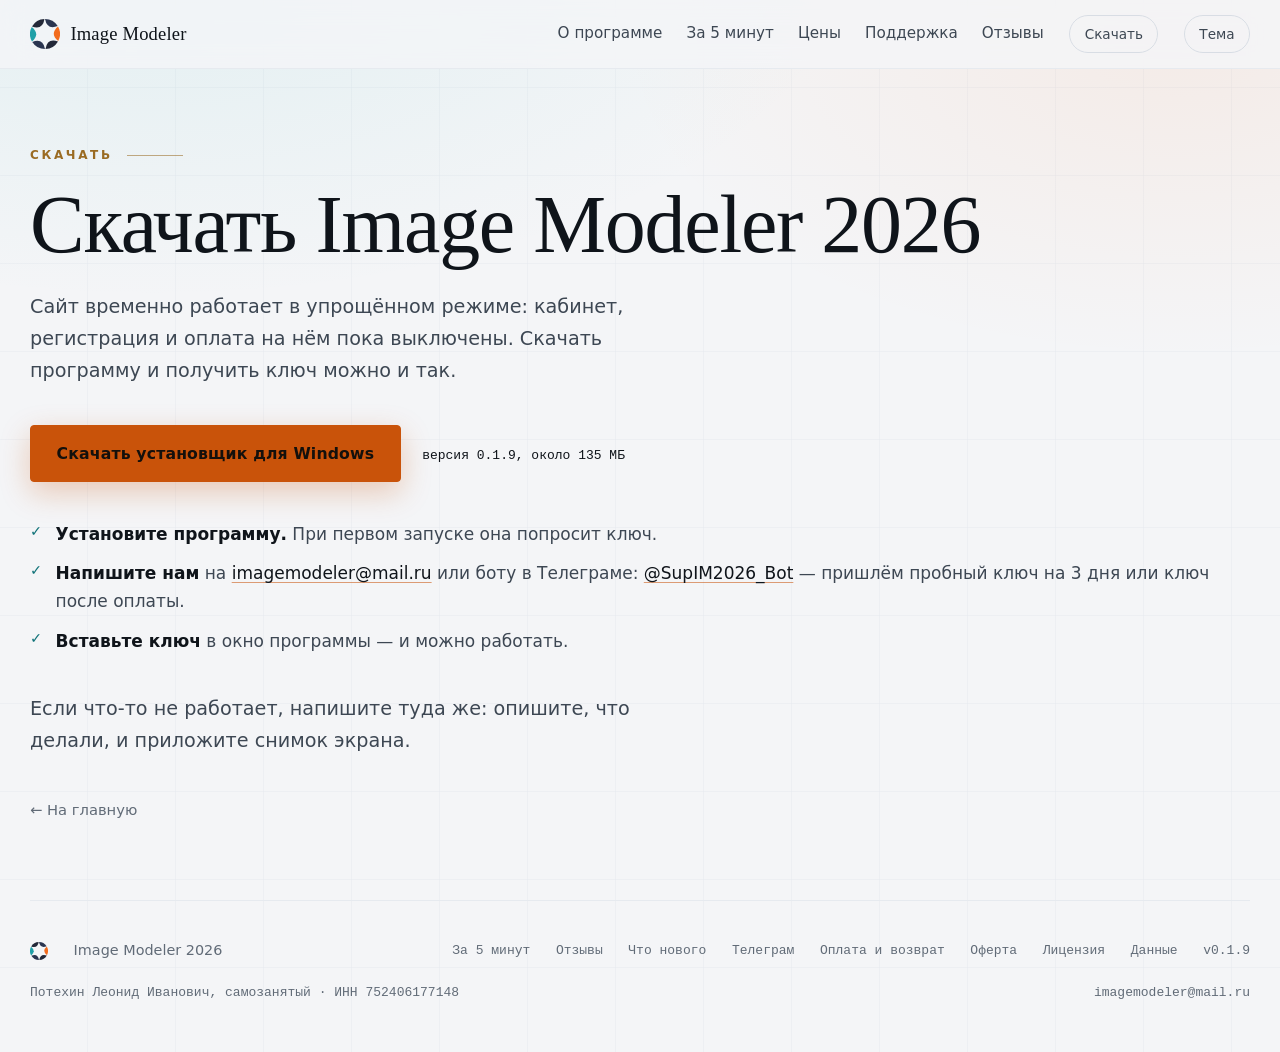
<file: account.html>
<!doctype html>
<html lang="ru">
<head>
<meta charset="utf-8">
<meta name="viewport" content="width=device-width, initial-scale=1">
<title>Скачать — Image Modeler 2026</title>
<meta name="robots" content="noindex">
<link rel="icon" href="/imagemodeler-static/favicon.ico" sizes="any">
<link rel="icon" href="/imagemodeler-static/favicon.svg" type="image/svg+xml">
<link rel="apple-touch-icon" href="/imagemodeler-static/icon.png">
<link rel="stylesheet" href="site.css?v=2026-10-09">
</head>

<body>

<svg width="0" height="0" style="position:absolute" aria-hidden="true">
  <defs>
    <path id="blade" d="M 100 0 A 100 100 0 0 1 184.8 47.01 Q 114.28 74.24 100 0 Z"/>
    <g id="aperture">
      <use href="#blade" fill="#2A3550"/>
      <use href="#blade" fill="#F26B1D" transform="rotate(60 100 100)"/>
      <use href="#blade" fill="#232838" transform="rotate(120 100 100)"/>
      <use href="#blade" fill="#2A3550" transform="rotate(180 100 100)"/>
      <use href="#blade" fill="#20A0A8" transform="rotate(240 100 100)"/>
      <use href="#blade" fill="#232838" transform="rotate(300 100 100)"/>
    </g>
  </defs>
</svg>

<header class="topbar">
  <div class="wrap topbar__inner">
    <a class="brand" href="/imagemodeler-static/">
      <svg class="brand__mark" viewBox="0 0 200 200" aria-hidden="true"><use href="#aperture"/></svg>
      <span class="brand__name">Image&nbsp;Modeler</span>
    </a>
    <nav class="topnav">
      <a href="/imagemodeler-static/">О программе</a>
      <a href="/imagemodeler-static/start.html">За 5 минут</a>
      <a href="/imagemodeler-static/pricing.html">Цены</a>
      <a href="/imagemodeler-static/support.html">Поддержка</a>
      <a href="/imagemodeler-static/reviews.html">Отзывы</a>
    </nav>
    <a class="topbar__me" href="/imagemodeler-static/account.html">Скачать</a>
    <button class="theme-btn" type="button" aria-label="Переключить тему">Тема</button>
  </div>
</header>

<main class="page">
  <p class="eyebrow">Скачать</p>
  <h1 class="page__title">Скачать Image&nbsp;Modeler 2026</h1>
  <p class="page__lede">
    Сайт временно работает в упрощённом режиме: кабинет, регистрация и оплата
    на нём пока выключены. Скачать программу и получить ключ можно и так.
  </p>

  <p style="margin:2rem 0">
    <a class="btn btn--primary" href="https://github.com/leonid007what/imagemodeler-static/releases/download/v0.1.9/Image-Modeler-2026-Setup-0.1.9.exe">Скачать установщик для Windows</a>
    <span class="data" style="margin-left:1rem">версия 0.1.9, около 135 МБ</span>
  </p>

  <ul class="included">
    <li><b>Установите программу.</b> При первом запуске она попросит ключ.</li>
    <li><b>Напишите нам</b> на <a href="mailto:imagemodeler@mail.ru">imagemodeler@mail.ru</a> или боту в Телеграме: <a href="https://t.me/SupIM2026_Bot">@SupIM2026_Bot</a> —
      пришлём пробный ключ на 3 дня или ключ после оплаты.</li>
    <li><b>Вставьте ключ</b> в окно программы — и можно работать.</li>
  </ul>

  <p class="page__lede" style="margin-top:2rem">
    Если что-то не работает, напишите туда же: опишите, что делали, и приложите
    снимок экрана.
  </p>

  <a class="backlink" href="/imagemodeler-static/">← На главную</a>
</main>

<footer class="foot">
  <div class="wrap foot__row">
    <svg width="18" height="18" viewBox="0 0 200 200" aria-hidden="true"><use href="#aperture"/></svg>
    <span>Image Modeler 2026</span>
    <span class="foot__spacer"></span>
    <a class="data" href="/imagemodeler-static/start.html">За 5 минут</a>
    <a class="data" href="/imagemodeler-static/reviews.html">Отзывы</a>
    <a class="data" href="/imagemodeler-static/changelog.html">Что нового</a>
    <a class="data" href="https://t.me/imagemodeler2026">Телеграм</a>
    <a class="data" href="/imagemodeler-static/terms.html">Оплата и возврат</a>
    <a class="data" href="/imagemodeler-static/offer.html">Оферта</a>
    <a class="data" href="/imagemodeler-static/eula.html">Лицензия</a>
    <a class="data" href="/imagemodeler-static/privacy.html">Данные</a>
    <span class="data foot__ver">v0.1.9</span>
  </div>
  <div class="wrap foot__row">
    <span class="data">Потехин Леонид Иванович, самозанятый · ИНН 752406177148</span>
    <span class="foot__spacer"></span>
    <a class="data" href="mailto:imagemodeler@mail.ru">imagemodeler@mail.ru</a>
  </div>
</footer>

<script src="theme.js"></script>
</body>
</html>
</file>
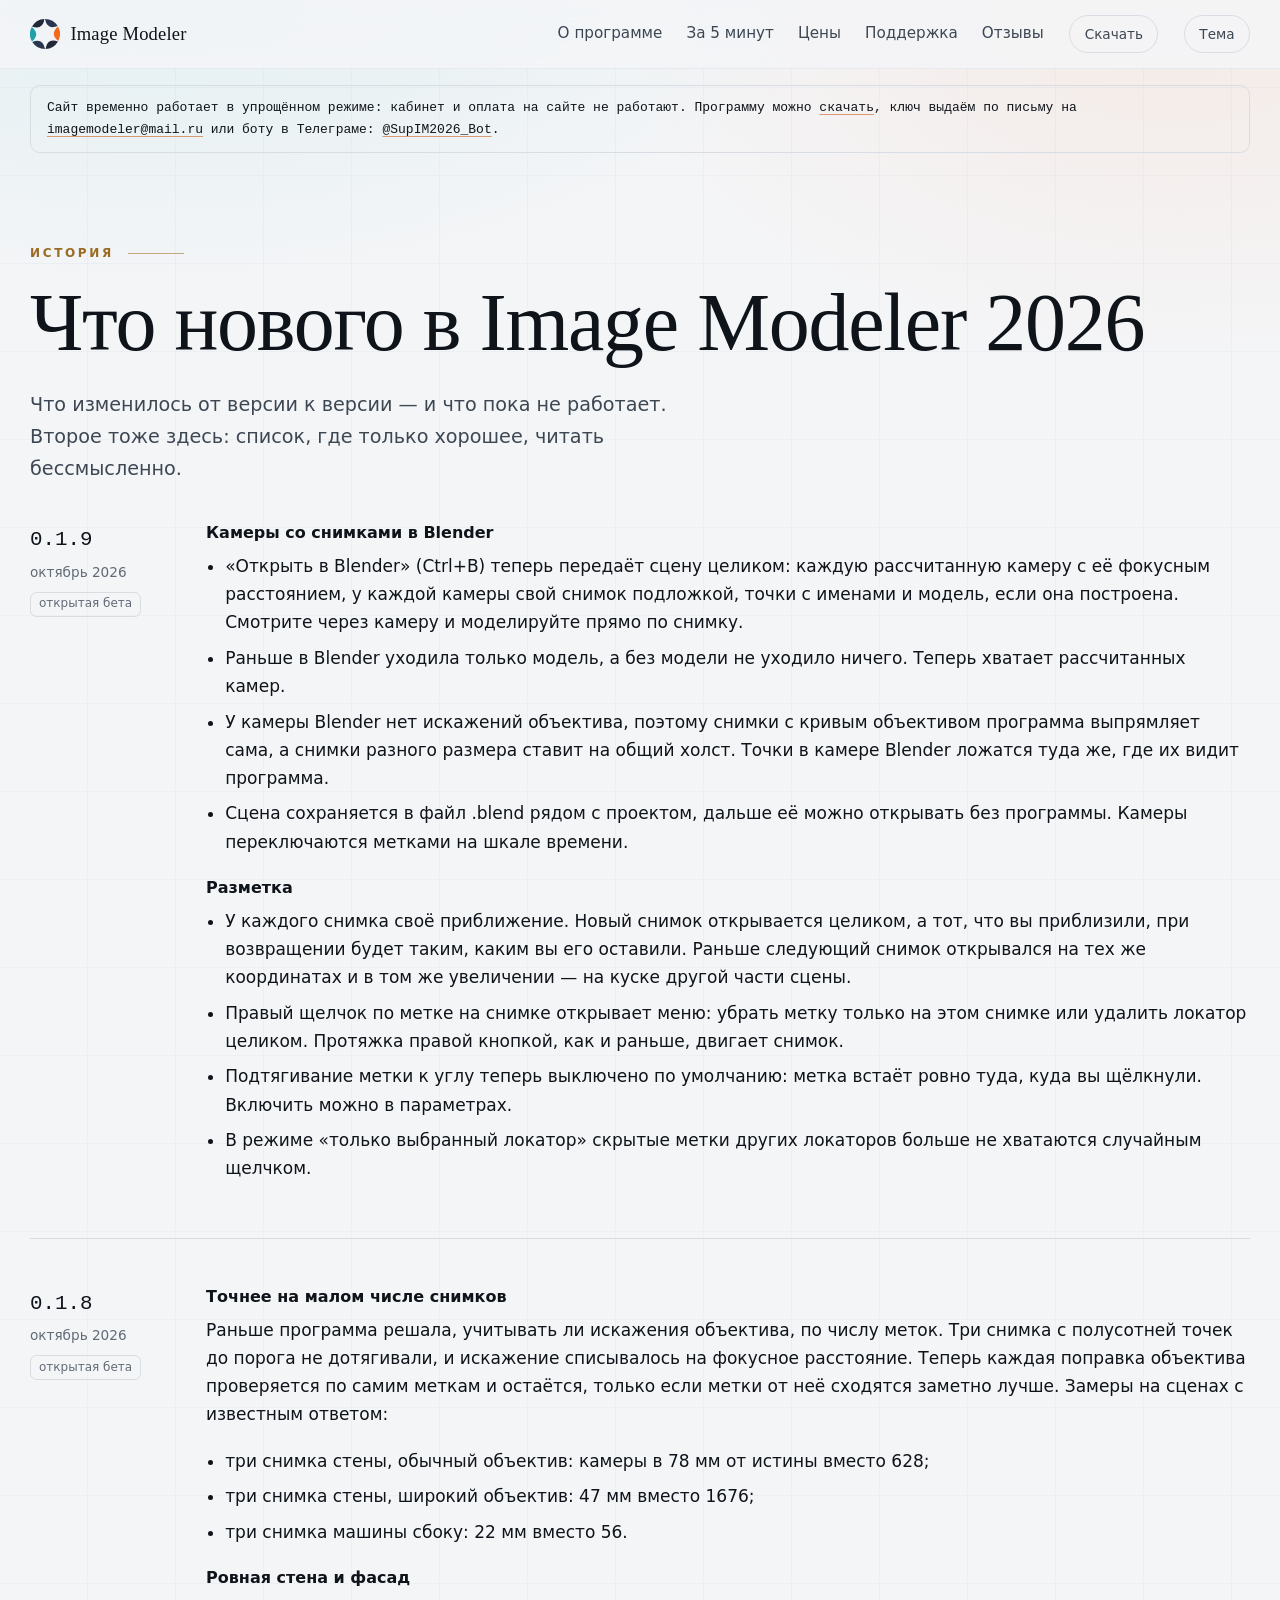
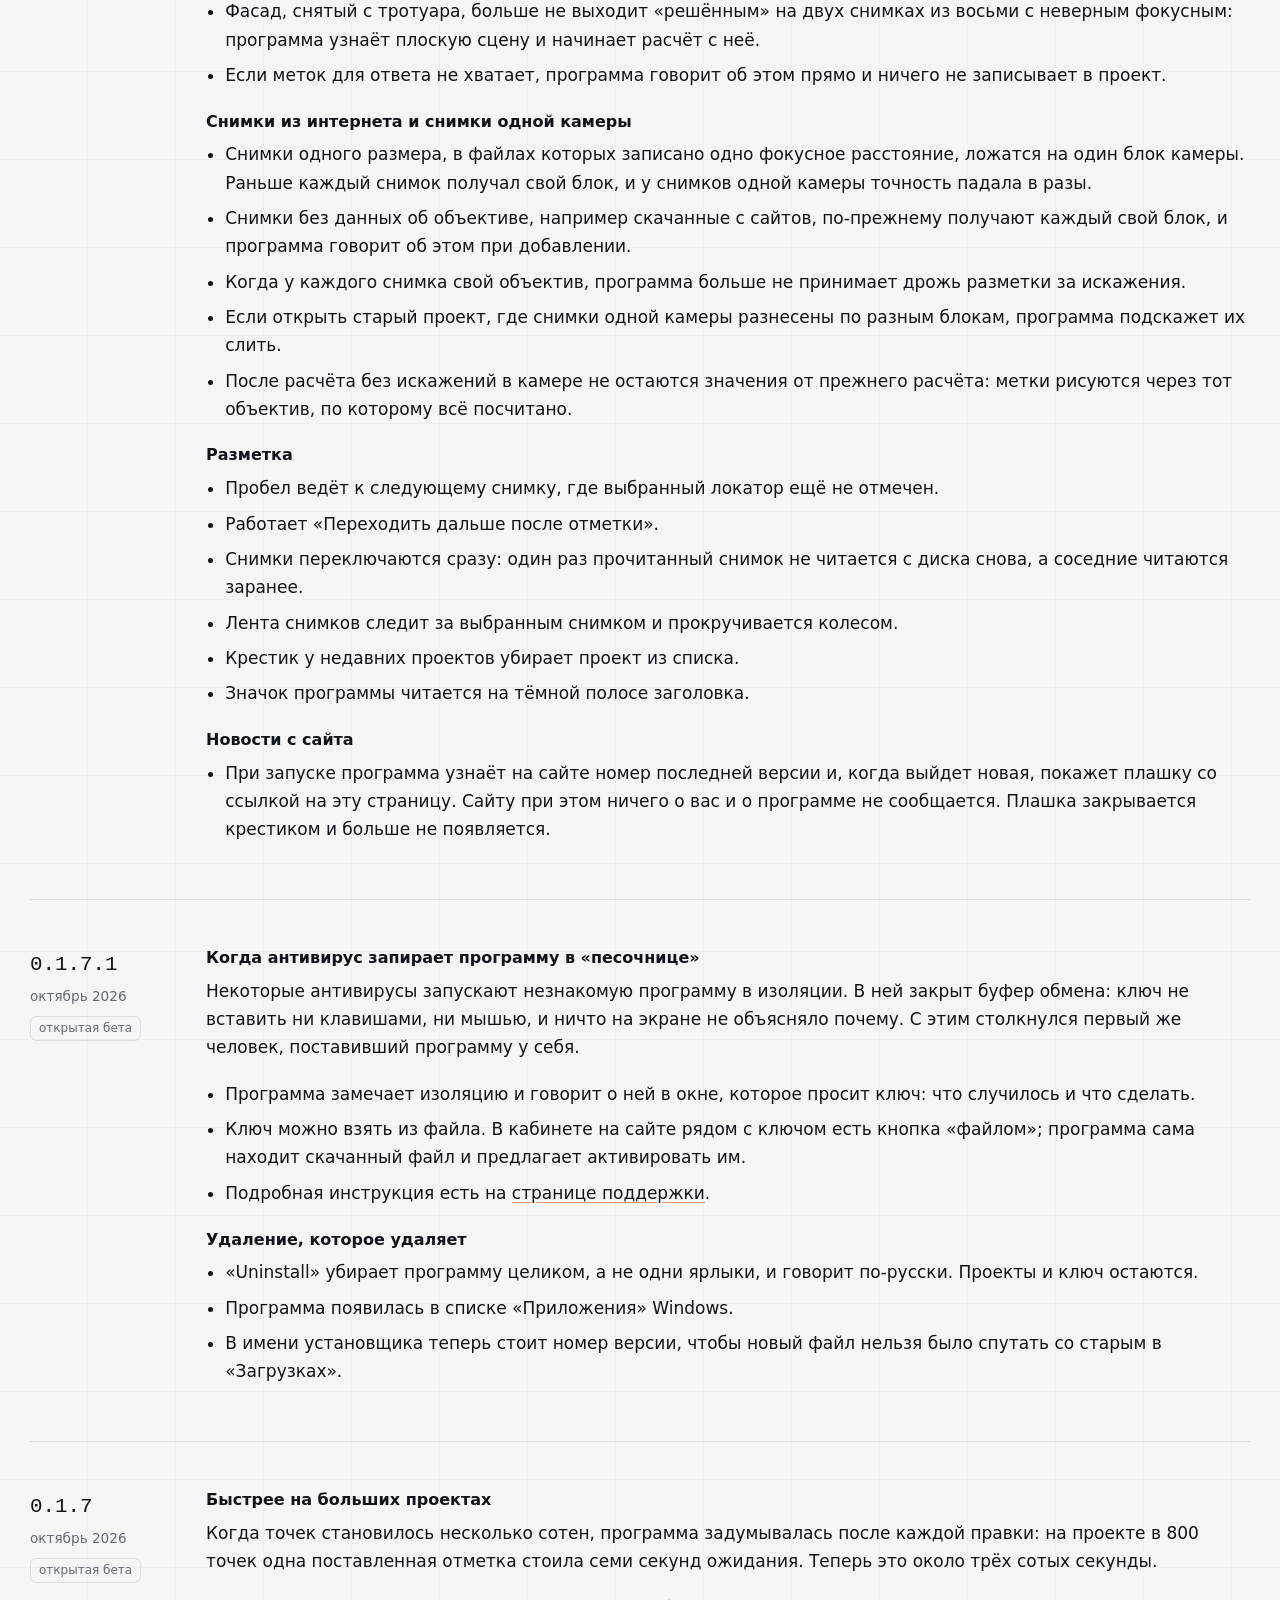
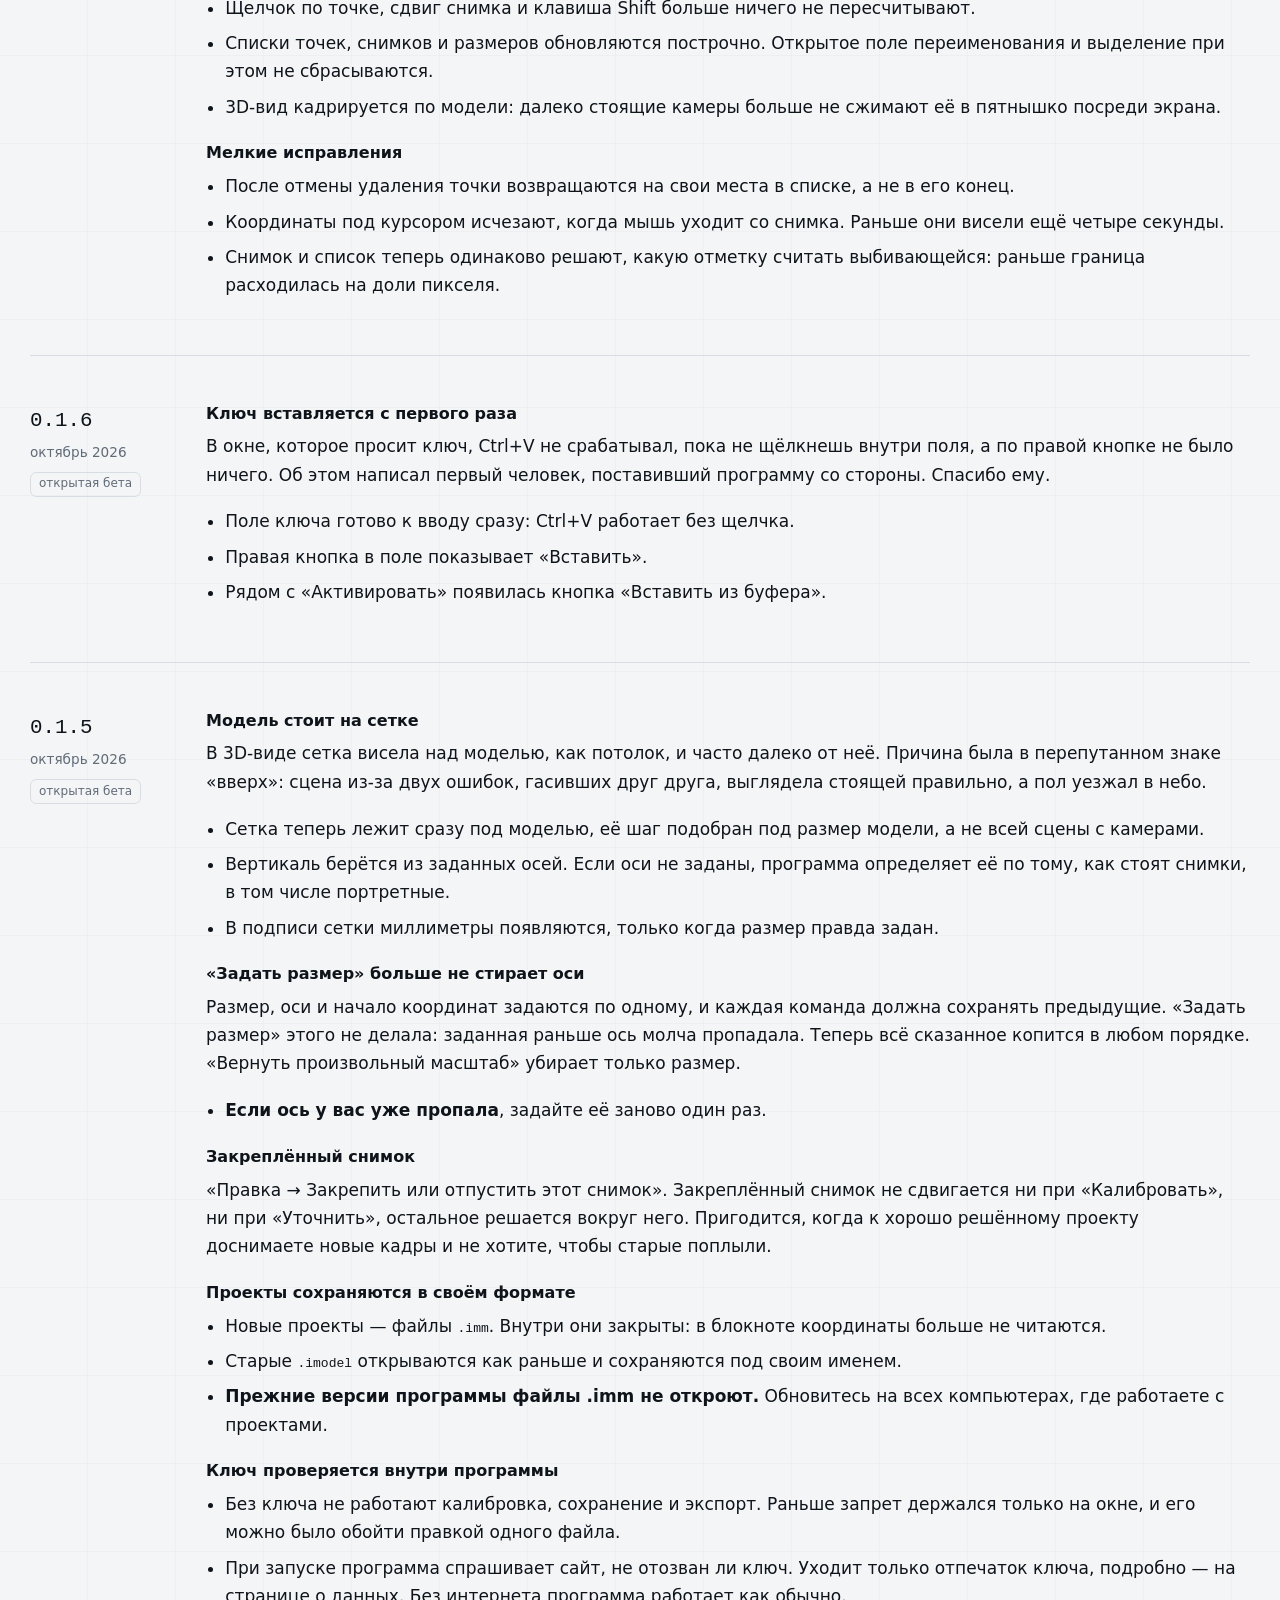
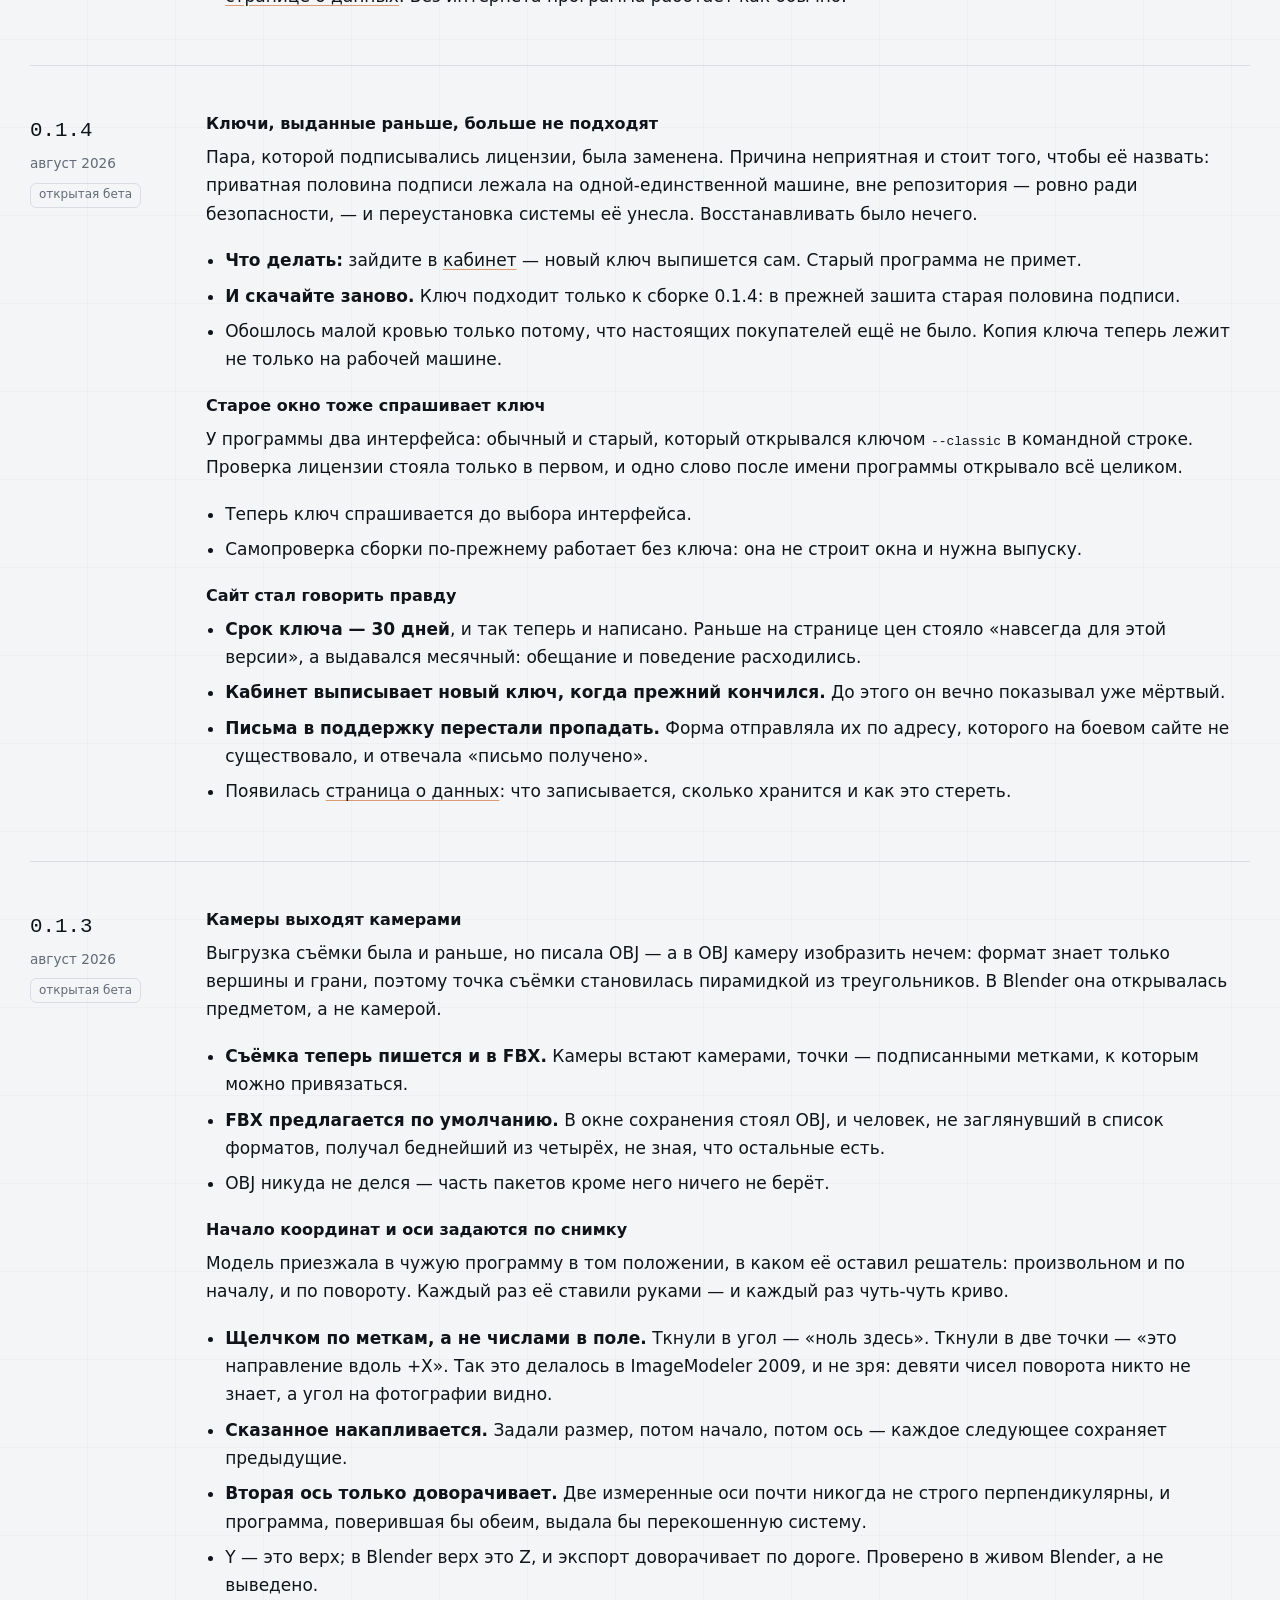
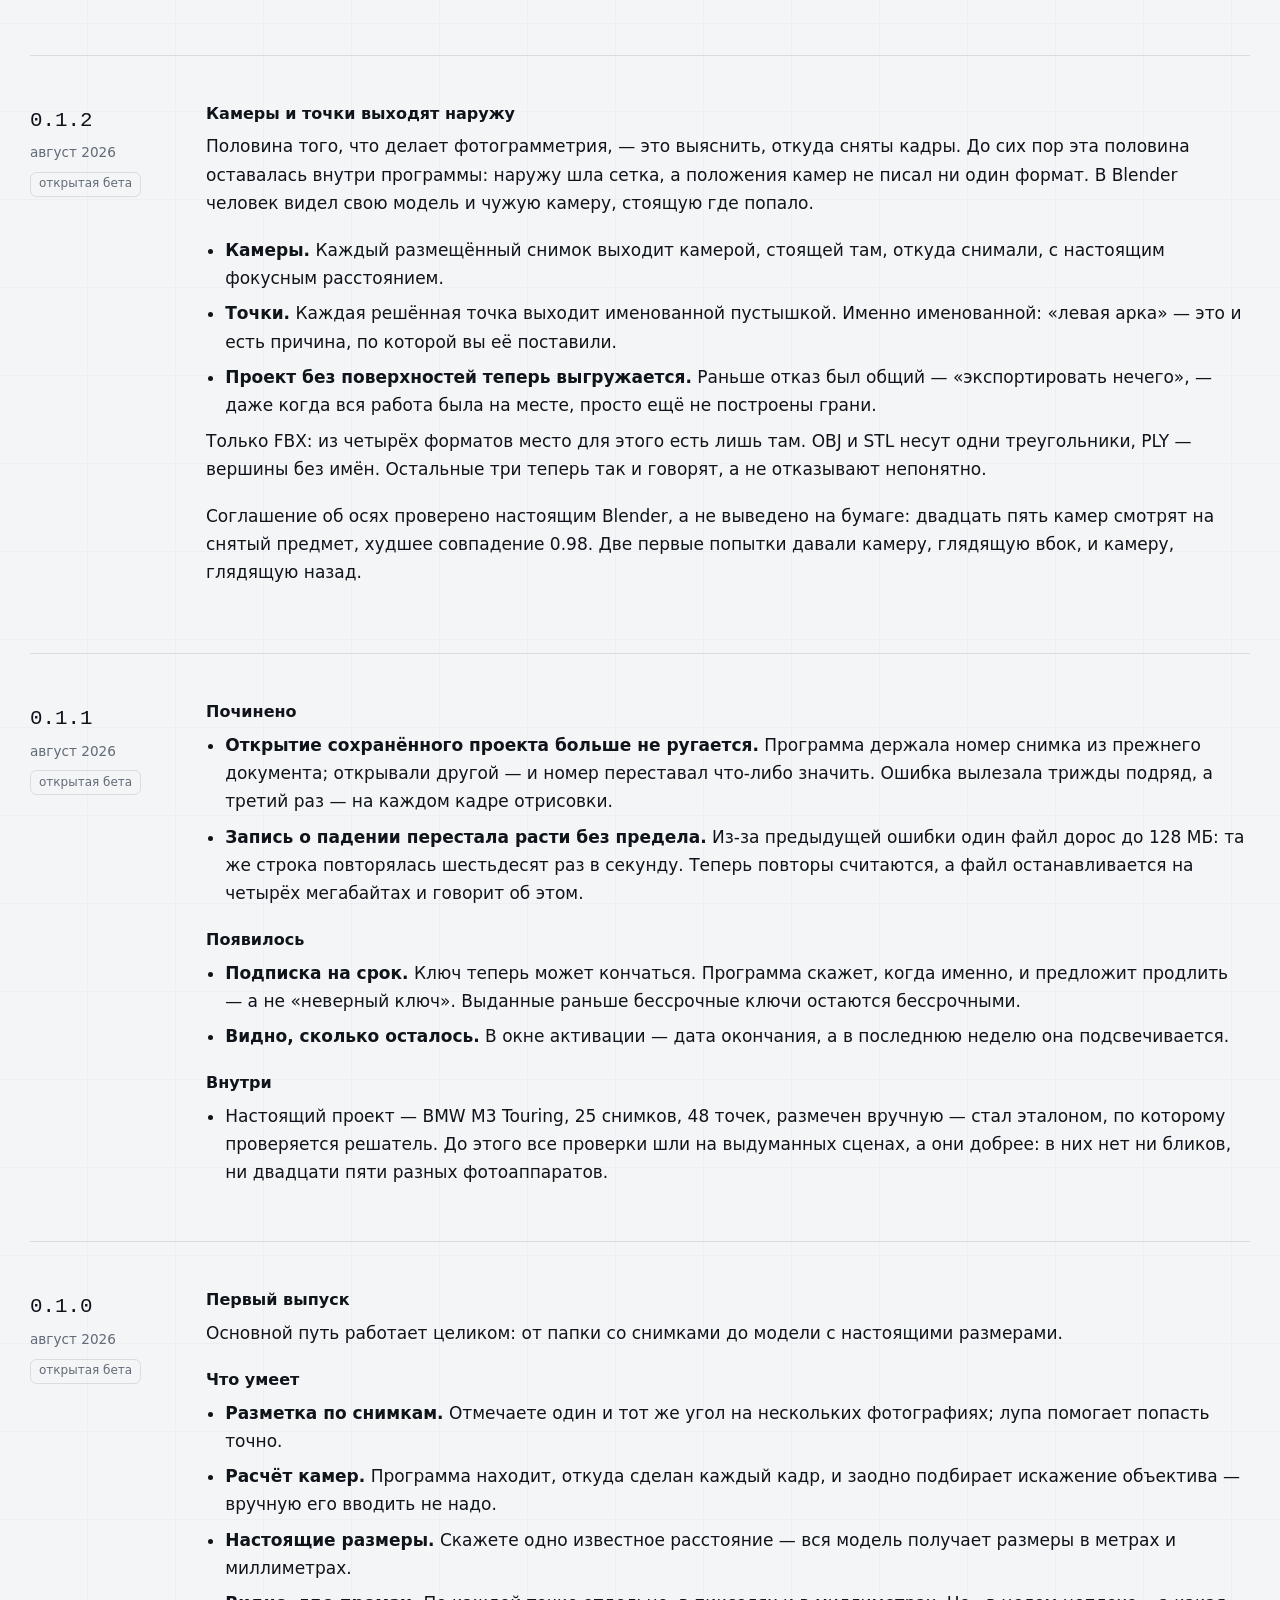
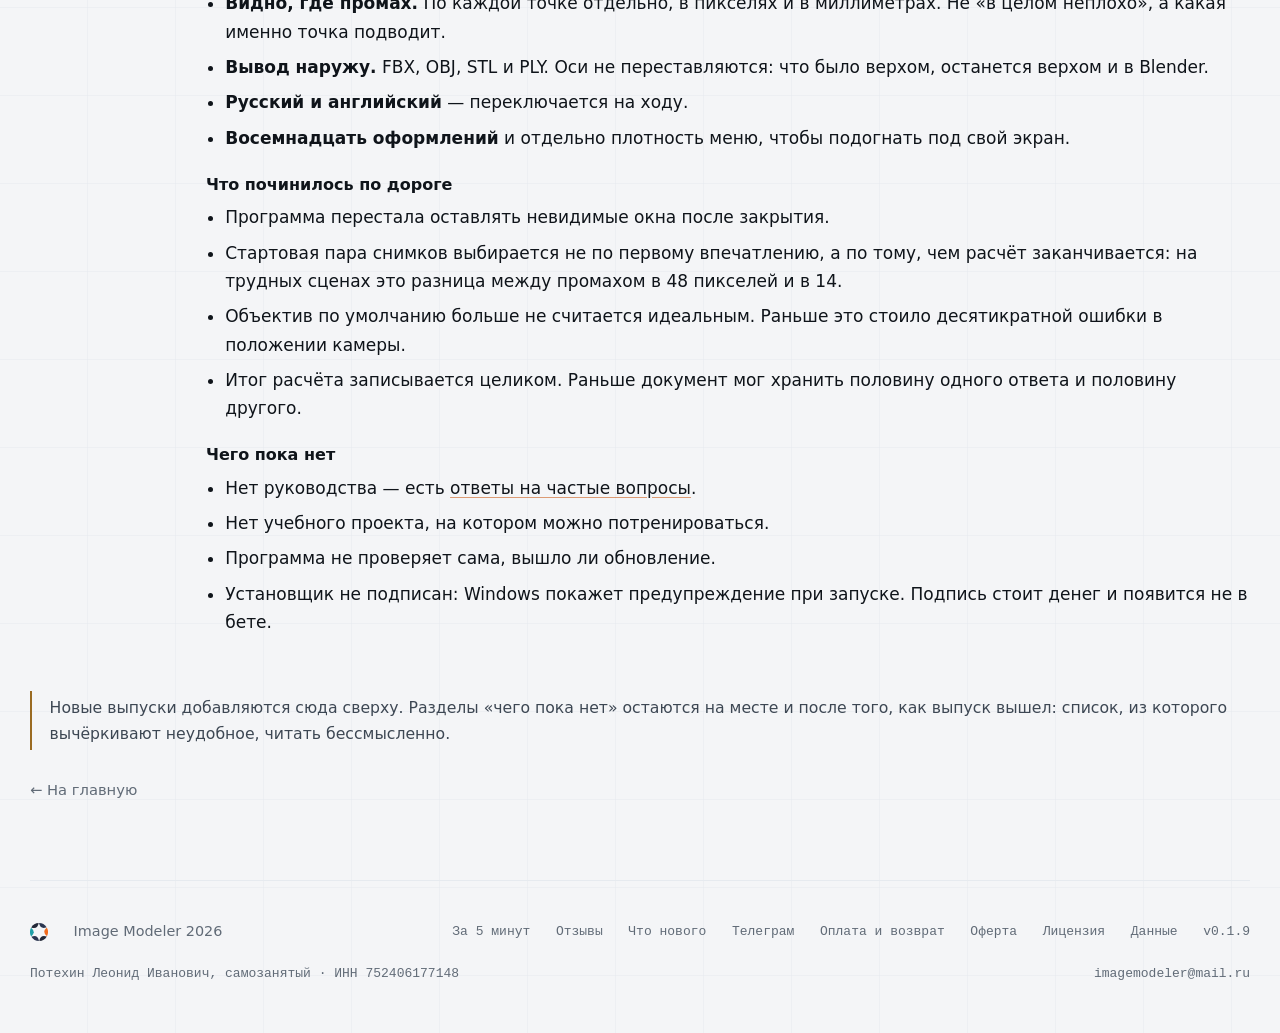
<file: changelog.html>
<!doctype html>
<html lang="ru">
<head>
<meta charset="utf-8">
<meta name="viewport" content="width=device-width, initial-scale=1">
<title>Что нового в Image Modeler 2026: история версий</title>
<meta name="description" content="Что изменилось в Image Modeler 2026 от версии к версии: что добавилось, что починилось и что пока не работает.">
<meta name="keywords" content="Image Modeler обновления, что нового Image Modeler 2026">
<meta property="og:title" content="Что нового в Image Modeler 2026: история версий">
<meta property="og:description" content="История изменений: что добавилось, что починилось, чего ещё нет.">
<meta property="og:type" content="website">
<!-- Три штуки, и все нужны. .ico браузер просит сам по адресу /favicon.ico,
     даже когда в разметке указан svg — без него во вкладке был глобус.
     svg остаётся: он чёткий на любом увеличении. png — для закладок на
     телефоне, там svg не берут. -->
<link rel="icon" href="/imagemodeler-static/favicon.ico" sizes="any">
<link rel="icon" href="/imagemodeler-static/favicon.svg" type="image/svg+xml">
<link rel="apple-touch-icon" href="/imagemodeler-static/icon.png">
<link rel="canonical" href="https://leonid007what.github.io/imagemodeler-static/changelog.html">
<meta property="og:url" content="https://leonid007what.github.io/imagemodeler-static/changelog.html">
<meta property="og:image" content="https://leonid007what.github.io/imagemodeler-static/assets/og-preview.jpg">
<meta property="og:image:width" content="1200">
<meta property="og:image:height" content="630">
<meta property="og:image:alt" content="Окно Image Modeler 2026: камеры и точки, найденные по фотографиям">
<meta name="twitter:card" content="summary_large_image">
<meta property="og:site_name" content="Image Modeler 2026">
<meta property="og:locale" content="ru_RU">
<link rel="stylesheet" href="site.css?v=2026-10-09">
<style>
  /* Только эта страница. Версии читают сверху вниз, и глазу нужна опора:
     номер слева, изменения справа, между выпусками — воздух. */
  .rel { display: grid; grid-template-columns: 9rem 1fr; gap: 0 2rem; }
  .rel + .rel { margin-top: 3rem; padding-top: 3rem; border-top: 1px solid var(--line); }
  .rel__num { font-family: var(--font-data); font-size: 1.3rem; }
  .rel__when { color: var(--muted); font-size: .85rem; margin-top: .2rem; }
  .rel__tag {
    display: inline-block; margin-top: .5rem; padding: .1rem .5rem;
    border: 1px solid var(--line); border-radius: .4rem;
    font-size: .75rem; color: var(--muted);
  }
  .rel h3 { margin: 1.4rem 0 .5rem; font-size: 1rem; }
  .rel h3:first-child { margin-top: 0; }
  .rel ul { margin: 0; padding-left: 1.2rem; }
  .rel li { margin-bottom: .45rem; }
  @media (max-width: 46rem) {
    .rel { grid-template-columns: 1fr; gap: .8rem; }
  }
</style>
</head>

<body>

<svg width="0" height="0" style="position:absolute" aria-hidden="true">
  <defs>
    <path id="blade" d="M 100 0 A 100 100 0 0 1 184.8 47.01 Q 114.28 74.24 100 0 Z"/>
    <g id="aperture">
      <use href="#blade" fill="#2A3550"/>
      <use href="#blade" fill="#F26B1D" transform="rotate(60 100 100)"/>
      <use href="#blade" fill="#232838" transform="rotate(120 100 100)"/>
      <use href="#blade" fill="#2A3550" transform="rotate(180 100 100)"/>
      <use href="#blade" fill="#20A0A8" transform="rotate(240 100 100)"/>
      <use href="#blade" fill="#232838" transform="rotate(300 100 100)"/>
    </g>
  </defs>
</svg>

<header class="topbar">
  <div class="wrap topbar__inner">
    <a class="brand" href="/imagemodeler-static/">
      <svg class="brand__mark" viewBox="0 0 200 200" aria-hidden="true"><use href="#aperture"/></svg>
      <span class="brand__name">Image&nbsp;Modeler</span>
    </a>
    <nav class="topnav">
      <a href="/imagemodeler-static/">О программе</a>
      <a href="/imagemodeler-static/start.html">За 5 минут</a>
      <a href="/imagemodeler-static/pricing.html">Цены</a>
      <a href="/imagemodeler-static/support.html">Поддержка</a>
      <a href="/imagemodeler-static/reviews.html">Отзывы</a>
    </nav>
    <a class="topbar__me" href="/imagemodeler-static/account.html">Скачать</a>
    <button class="theme-btn" type="button" aria-label="Переключить тему">Тема</button>
  </div>
</header>

<div class="wrap" style="margin-top:1rem">
  <p class="data" style="padding:.7rem 1rem;border:1px solid var(--line, #3a4256);border-radius:10px">
    Сайт временно работает в упрощённом режиме: кабинет и оплата на сайте не работают.
    Программу можно <a href="/imagemodeler-static/account.html">скачать</a>, ключ выдаём по письму на
    <a href="mailto:imagemodeler@mail.ru">imagemodeler@mail.ru</a> или боту в Телеграме: <a href="https://t.me/SupIM2026_Bot">@SupIM2026_Bot</a>.
  </p>
</div>


<main class="page page--wide">
  <p class="eyebrow">История</p>
  <h1 class="page__title">Что нового в&nbsp;Image&nbsp;Modeler 2026</h1>
  <p class="page__lede">
    Что изменилось от версии к версии — и что пока не работает. Второе тоже
    здесь: список, где только хорошее, читать бессмысленно.
  </p>

  <article class="rel">
    <div>
      <div class="rel__num">0.1.9</div>
      <div class="rel__when">октябрь 2026</div>
      <span class="rel__tag">открытая бета</span>
    </div>
    <div>
      <h3>Камеры со снимками в Blender</h3>
      <ul>
        <li>«Открыть в Blender» (Ctrl+B) теперь передаёт сцену целиком: каждую
            рассчитанную камеру с её фокусным расстоянием, у каждой камеры свой
            снимок подложкой, точки с именами и модель, если она построена.
            Смотрите через камеру и моделируйте прямо по снимку.</li>
        <li>Раньше в Blender уходила только модель, а без модели не уходило
            ничего. Теперь хватает рассчитанных камер.</li>
        <li>У камеры Blender нет искажений объектива, поэтому снимки с кривым
            объективом программа выпрямляет сама, а снимки разного размера
            ставит на общий холст. Точки в камере Blender ложатся туда же, где
            их видит программа.</li>
        <li>Сцена сохраняется в файл .blend рядом с проектом, дальше её можно
            открывать без программы. Камеры переключаются метками на шкале
            времени.</li>
      </ul>

      <h3>Разметка</h3>
      <ul>
        <li>У каждого снимка своё приближение. Новый снимок открывается целиком,
            а тот, что вы приблизили, при возвращении будет таким, каким вы его
            оставили. Раньше следующий снимок открывался на тех же координатах
            и в том же увеличении — на куске другой части сцены.</li>
        <li>Правый щелчок по метке на снимке открывает меню: убрать метку только
            на этом снимке или удалить локатор целиком. Протяжка правой кнопкой,
            как и раньше, двигает снимок.</li>
        <li>Подтягивание метки к углу теперь выключено по умолчанию: метка
            встаёт ровно туда, куда вы щёлкнули. Включить можно в параметрах.</li>
        <li>В режиме «только выбранный локатор» скрытые метки других локаторов
            больше не хватаются случайным щелчком.</li>
      </ul>
    </div>
  </article>

  <article class="rel">
    <div>
      <div class="rel__num">0.1.8</div>
      <div class="rel__when">октябрь 2026</div>
      <span class="rel__tag">открытая бета</span>
    </div>
    <div>
      <h3>Точнее на малом числе снимков</h3>
      <p>
        Раньше программа решала, учитывать ли искажения объектива, по числу
        меток. Три снимка с полусотней точек до порога не дотягивали, и
        искажение списывалось на фокусное расстояние. Теперь каждая поправка
        объектива проверяется по самим меткам и остаётся, только если метки от
        неё сходятся заметно лучше. Замеры на сценах с известным ответом:
      </p>
      <ul>
        <li>три снимка стены, обычный объектив: камеры в 78 мм от истины
            вместо 628;</li>
        <li>три снимка стены, широкий объектив: 47 мм вместо 1676;</li>
        <li>три снимка машины сбоку: 22 мм вместо 56.</li>
      </ul>

      <h3>Ровная стена и фасад</h3>
      <ul>
        <li>Фасад, снятый с тротуара, больше не выходит «решённым» на двух
            снимках из восьми с неверным фокусным: программа узнаёт плоскую
            сцену и начинает расчёт с неё.</li>
        <li>Если меток для ответа не хватает, программа говорит об этом прямо
            и ничего не записывает в проект.</li>
      </ul>

      <h3>Снимки из интернета и снимки одной камеры</h3>
      <ul>
        <li>Снимки одного размера, в файлах которых записано одно фокусное
            расстояние, ложатся на один блок камеры. Раньше каждый снимок
            получал свой блок, и у снимков одной камеры точность падала в разы.</li>
        <li>Снимки без данных об объективе, например скачанные с сайтов,
            по-прежнему получают каждый свой блок, и программа говорит об этом
            при добавлении.</li>
        <li>Когда у каждого снимка свой объектив, программа больше не принимает
            дрожь разметки за искажения.</li>
        <li>Если открыть старый проект, где снимки одной камеры разнесены по
            разным блокам, программа подскажет их слить.</li>
        <li>После расчёта без искажений в камере не остаются значения от
            прежнего расчёта: метки рисуются через тот объектив, по которому
            всё посчитано.</li>
      </ul>

      <h3>Разметка</h3>
      <ul>
        <li>Пробел ведёт к следующему снимку, где выбранный локатор ещё не
            отмечен.</li>
        <li>Работает «Переходить дальше после отметки».</li>
        <li>Снимки переключаются сразу: один раз прочитанный снимок не читается
            с диска снова, а соседние читаются заранее.</li>
        <li>Лента снимков следит за выбранным снимком и прокручивается
            колесом.</li>
        <li>Крестик у недавних проектов убирает проект из списка.</li>
        <li>Значок программы читается на тёмной полосе заголовка.</li>
      </ul>

      <h3>Новости с сайта</h3>
      <ul>
        <li>При запуске программа узнаёт на сайте номер последней версии и,
            когда выйдет новая, покажет плашку со ссылкой на эту страницу.
            Сайту при этом ничего о вас и о программе не сообщается. Плашка
            закрывается крестиком и больше не появляется.</li>
      </ul>
    </div>
  </article>

  <article class="rel">
    <div>
      <div class="rel__num">0.1.7.1</div>
      <div class="rel__when">октябрь 2026</div>
      <span class="rel__tag">открытая бета</span>
    </div>
    <div>
      <h3>Когда антивирус запирает программу в «песочнице»</h3>
      <p>
        Некоторые антивирусы запускают незнакомую программу в изоляции. В ней
        закрыт буфер обмена: ключ не вставить ни клавишами, ни мышью, и ничто
        на экране не объясняло почему. С этим столкнулся первый же человек,
        поставивший программу у себя.
      </p>
      <ul>
        <li>Программа замечает изоляцию и говорит о ней в окне, которое просит
            ключ: что случилось и что сделать.</li>
        <li>Ключ можно взять из файла. В кабинете на сайте рядом с ключом есть
            кнопка «файлом»; программа сама находит скачанный файл и предлагает
            активировать им.</li>
        <li>Подробная инструкция есть на
            <a href="/imagemodeler-static/support.html">странице поддержки</a>.</li>
      </ul>

      <h3>Удаление, которое удаляет</h3>
      <ul>
        <li>«Uninstall» убирает программу целиком, а не одни ярлыки, и говорит
            по-русски. Проекты и ключ остаются.</li>
        <li>Программа появилась в списке «Приложения» Windows.</li>
        <li>В имени установщика теперь стоит номер версии, чтобы новый файл
            нельзя было спутать со старым в «Загрузках».</li>
      </ul>
    </div>
  </article>

  <article class="rel">
    <div>
      <div class="rel__num">0.1.7</div>
      <div class="rel__when">октябрь 2026</div>
      <span class="rel__tag">открытая бета</span>
    </div>
    <div>
      <h3>Быстрее на больших проектах</h3>
      <p>
        Когда точек становилось несколько сотен, программа задумывалась после
        каждой правки: на проекте в 800 точек одна поставленная отметка стоила
        семи секунд ожидания. Теперь это около трёх сотых секунды.
      </p>
      <ul>
        <li>Щелчок по точке, сдвиг снимка и клавиша Shift больше ничего не
            пересчитывают.</li>
        <li>Списки точек, снимков и размеров обновляются построчно. Открытое
            поле переименования и выделение при этом не сбрасываются.</li>
        <li>3D-вид кадрируется по модели: далеко стоящие камеры больше не
            сжимают её в пятнышко посреди экрана.</li>
      </ul>

      <h3>Мелкие исправления</h3>
      <ul>
        <li>После отмены удаления точки возвращаются на свои места в списке,
            а не в его конец.</li>
        <li>Координаты под курсором исчезают, когда мышь уходит со снимка.
            Раньше они висели ещё четыре секунды.</li>
        <li>Снимок и список теперь одинаково решают, какую отметку считать
            выбивающейся: раньше граница расходилась на доли пикселя.</li>
      </ul>
    </div>
  </article>

  <article class="rel">
    <div>
      <div class="rel__num">0.1.6</div>
      <div class="rel__when">октябрь 2026</div>
      <span class="rel__tag">открытая бета</span>
    </div>
    <div>
      <h3>Ключ вставляется с первого раза</h3>
      <p>
        В окне, которое просит ключ, Ctrl+V не срабатывал, пока не щёлкнешь
        внутри поля, а по правой кнопке не было ничего. Об этом написал
        первый человек, поставивший программу со стороны. Спасибо ему.
      </p>
      <ul>
        <li>Поле ключа готово к вводу сразу: Ctrl+V работает без щелчка.</li>
        <li>Правая кнопка в поле показывает «Вставить».</li>
        <li>Рядом с «Активировать» появилась кнопка «Вставить из буфера».</li>
      </ul>
    </div>
  </article>

  <article class="rel">
    <div>
      <div class="rel__num">0.1.5</div>
      <div class="rel__when">октябрь 2026</div>
      <span class="rel__tag">открытая бета</span>
    </div>
    <div>
      <h3>Модель стоит на сетке</h3>
      <p>
        В 3D-виде сетка висела над моделью, как потолок, и часто далеко от
        неё. Причина была в перепутанном знаке «вверх»: сцена из-за двух
        ошибок, гасивших друг друга, выглядела стоящей правильно, а пол
        уезжал в небо.
      </p>
      <ul>
        <li>Сетка теперь лежит сразу под моделью, её шаг подобран под размер
            модели, а не всей сцены с камерами.</li>
        <li>Вертикаль берётся из заданных осей. Если оси не заданы, программа
            определяет её по тому, как стоят снимки, в том числе портретные.</li>
        <li>В подписи сетки миллиметры появляются, только когда размер правда
            задан.</li>
      </ul>

      <h3>«Задать размер» больше не стирает оси</h3>
      <p>
        Размер, оси и начало координат задаются по одному, и каждая команда
        должна сохранять предыдущие. «Задать размер» этого не делала: заданная
        раньше ось молча пропадала. Теперь всё сказанное копится в любом
        порядке. «Вернуть произвольный масштаб» убирает только размер.
      </p>
      <ul>
        <li><b>Если ось у вас уже пропала</b>, задайте её заново один раз.</li>
      </ul>

      <h3>Закреплённый снимок</h3>
      <p>
        «Правка → Закрепить или отпустить этот снимок». Закреплённый снимок не
        сдвигается ни при «Калибровать», ни при «Уточнить», остальное решается
        вокруг него. Пригодится, когда к хорошо решённому проекту доснимаете
        новые кадры и не хотите, чтобы старые поплыли.
      </p>

      <h3>Проекты сохраняются в своём формате</h3>
      <ul>
        <li>Новые проекты — файлы <span class="data">.imm</span>. Внутри они
            закрыты: в блокноте координаты больше не читаются.</li>
        <li>Старые <span class="data">.imodel</span> открываются как раньше и
            сохраняются под своим именем.</li>
        <li><b>Прежние версии программы файлы .imm не откроют.</b> Обновитесь
            на всех компьютерах, где работаете с проектами.</li>
      </ul>

      <h3>Ключ проверяется внутри программы</h3>
      <ul>
        <li>Без ключа не работают калибровка, сохранение и экспорт. Раньше
            запрет держался только на окне, и его можно было обойти правкой
            одного файла.</li>
        <li>При запуске программа спрашивает сайт, не отозван ли ключ.
            Уходит только отпечаток ключа, подробно — на
            <a href="/imagemodeler-static/privacy.html">странице о данных</a>. Без интернета
            программа работает как обычно.</li>
      </ul>
    </div>
  </article>

  <article class="rel">
    <div>
      <div class="rel__num">0.1.4</div>
      <div class="rel__when">август 2026</div>
      <span class="rel__tag">открытая бета</span>
    </div>
    <div>
      <h3>Ключи, выданные раньше, больше не подходят</h3>
      <p>
        Пара, которой подписывались лицензии, была заменена. Причина неприятная
        и стоит того, чтобы её назвать: приватная половина подписи лежала на
        одной-единственной машине, вне репозитория — ровно ради безопасности, —
        и переустановка системы её унесла. Восстанавливать было нечего.
      </p>
      <ul>
        <li><b>Что делать:</b> зайдите в <a href="/imagemodeler-static/account.html">кабинет</a> —
            новый ключ выпишется сам. Старый программа не примет.</li>
        <li><b>И скачайте заново.</b> Ключ подходит только к сборке 0.1.4:
            в прежней зашита старая половина подписи.</li>
        <li>Обошлось малой кровью только потому, что настоящих покупателей
            ещё не было. Копия ключа теперь лежит не только на рабочей машине.</li>
      </ul>

      <h3>Старое окно тоже спрашивает ключ</h3>
      <p>
        У программы два интерфейса: обычный и старый, который открывался
        ключом <span class="data">--classic</span> в командной строке. Проверка
        лицензии стояла только в первом, и одно слово после имени программы
        открывало всё целиком.
      </p>
      <ul>
        <li>Теперь ключ спрашивается до выбора интерфейса.</li>
        <li>Самопроверка сборки по-прежнему работает без ключа: она не строит
            окна и нужна выпуску.</li>
      </ul>

      <h3>Сайт стал говорить правду</h3>
      <ul>
        <li><b>Срок ключа — 30 дней</b>, и так теперь и написано. Раньше на
            странице цен стояло «навсегда для этой версии», а выдавался
            месячный: обещание и поведение расходились.</li>
        <li><b>Кабинет выписывает новый ключ, когда прежний кончился.</b>
            До этого он вечно показывал уже мёртвый.</li>
        <li><b>Письма в поддержку перестали пропадать.</b> Форма отправляла их
            по адресу, которого на боевом сайте не существовало, и отвечала
            «письмо получено».</li>
        <li>Появилась <a href="/imagemodeler-static/privacy.html">страница о данных</a>: что
            записывается, сколько хранится и как это стереть.</li>
      </ul>
    </div>
  </article>

  <article class="rel">
    <div>
      <div class="rel__num">0.1.3</div>
      <div class="rel__when">август 2026</div>
      <span class="rel__tag">открытая бета</span>
    </div>
    <div>
      <h3>Камеры выходят камерами</h3>
      <p>
        Выгрузка съёмки была и раньше, но писала OBJ — а в OBJ камеру
        изобразить нечем: формат знает только вершины и грани, поэтому точка
        съёмки становилась пирамидкой из треугольников. В Blender она
        открывалась предметом, а не камерой.
      </p>
      <ul>
        <li><b>Съёмка теперь пишется и в FBX.</b> Камеры встают камерами,
            точки — подписанными метками, к которым можно привязаться.</li>
        <li><b>FBX предлагается по умолчанию.</b> В окне сохранения стоял OBJ,
            и человек, не заглянувший в список форматов, получал беднейший
            из четырёх, не зная, что остальные есть.</li>
        <li>OBJ никуда не делся — часть пакетов кроме него ничего не берёт.</li>
      </ul>

      <h3>Начало координат и оси задаются по снимку</h3>
      <p>
        Модель приезжала в чужую программу в том положении, в каком её оставил
        решатель: произвольном и по началу, и по повороту. Каждый раз её
        ставили руками — и каждый раз чуть-чуть криво.
      </p>
      <ul>
        <li><b>Щелчком по меткам, а не числами в поле.</b> Ткнули в угол —
            «ноль здесь». Ткнули в две точки — «это направление вдоль +X».
            Так это делалось в ImageModeler 2009, и не зря: девяти чисел
            поворота никто не знает, а угол на фотографии видно.</li>
        <li><b>Сказанное накапливается.</b> Задали размер, потом начало, потом
            ось — каждое следующее сохраняет предыдущие.</li>
        <li><b>Вторая ось только доворачивает.</b> Две измеренные оси почти
            никогда не строго перпендикулярны, и программа, поверившая бы
            обеим, выдала бы перекошенную систему.</li>
        <li>Y — это верх; в Blender верх это Z, и экспорт доворачивает по
            дороге. Проверено в живом Blender, а не выведено.</li>
      </ul>
    </div>
  </article>

  <article class="rel">
    <div>
      <div class="rel__num">0.1.2</div>
      <div class="rel__when">август 2026</div>
      <span class="rel__tag">открытая бета</span>
    </div>
    <div>
      <h3>Камеры и точки выходят наружу</h3>
      <p>
        Половина того, что делает фотограмметрия, — это выяснить, откуда сняты
        кадры. До сих пор эта половина оставалась внутри программы: наружу шла
        сетка, а положения камер не писал ни один формат. В Blender человек
        видел свою модель и чужую камеру, стоящую где попало.
      </p>
      <ul>
        <li><b>Камеры.</b> Каждый размещённый снимок выходит камерой, стоящей
            там, откуда снимали, с настоящим фокусным расстоянием.</li>
        <li><b>Точки.</b> Каждая решённая точка выходит именованной пустышкой.
            Именно именованной: «левая арка» — это и есть причина, по которой
            вы её поставили.</li>
        <li><b>Проект без поверхностей теперь выгружается.</b> Раньше отказ был
            общий — «экспортировать нечего», — даже когда вся работа была на
            месте, просто ещё не построены грани.</li>
      </ul>
      <p>
        Только FBX: из четырёх форматов место для этого есть лишь там. OBJ и
        STL несут одни треугольники, PLY — вершины без имён. Остальные три
        теперь так и говорят, а не отказывают непонятно.
      </p>
      <p>
        Соглашение об осях проверено настоящим Blender, а не выведено на
        бумаге: двадцать пять камер смотрят на снятый предмет, худшее
        совпадение 0.98. Две первые попытки давали камеру, глядящую вбок, и
        камеру, глядящую назад.
      </p>
    </div>
  </article>

  <article class="rel">
    <div>
      <div class="rel__num">0.1.1</div>
      <div class="rel__when">август 2026</div>
      <span class="rel__tag">открытая бета</span>
    </div>
    <div>
      <h3>Починено</h3>
      <ul>
        <li><b>Открытие сохранённого проекта больше не ругается.</b> Программа
            держала номер снимка из прежнего документа; открывали другой — и
            номер переставал что-либо значить. Ошибка вылезала трижды подряд, а
            третий раз — на каждом кадре отрисовки.</li>
        <li><b>Запись о падении перестала расти без предела.</b> Из-за
            предыдущей ошибки один файл дорос до 128 МБ: та же строка
            повторялась шестьдесят раз в секунду. Теперь повторы считаются, а
            файл останавливается на четырёх мегабайтах и говорит об этом.</li>
      </ul>

      <h3>Появилось</h3>
      <ul>
        <li><b>Подписка на срок.</b> Ключ теперь может кончаться. Программа
            скажет, когда именно, и предложит продлить — а не «неверный ключ».
            Выданные раньше бессрочные ключи остаются бессрочными.</li>
        <li><b>Видно, сколько осталось.</b> В окне активации — дата окончания, а
            в последнюю неделю она подсвечивается.</li>
      </ul>

      <h3>Внутри</h3>
      <ul>
        <li>Настоящий проект — BMW M3 Touring, 25 снимков, 48 точек, размечен
            вручную — стал эталоном, по которому проверяется решатель. До этого
            все проверки шли на выдуманных сценах, а они добрее: в них нет ни
            бликов, ни двадцати пяти разных фотоаппаратов.</li>
      </ul>
    </div>
  </article>

  <article class="rel">
    <div>
      <div class="rel__num">0.1.0</div>
      <div class="rel__when">август 2026</div>
      <span class="rel__tag">открытая бета</span>
    </div>
    <div>
      <h3>Первый выпуск</h3>
      <p>
        Основной путь работает целиком: от папки со снимками до модели
        с настоящими размерами.
      </p>

      <h3>Что умеет</h3>
      <ul>
        <li><b>Разметка по снимкам.</b> Отмечаете один и тот же угол на
            нескольких фотографиях; лупа помогает попасть точно.</li>
        <li><b>Расчёт камер.</b> Программа находит, откуда сделан каждый кадр,
            и заодно подбирает искажение объектива — вручную его вводить
            не надо.</li>
        <li><b>Настоящие размеры.</b> Скажете одно известное расстояние —
            вся модель получает размеры в метрах и миллиметрах.</li>
        <li><b>Видно, где промах.</b> По каждой точке отдельно, в пикселях
            и в миллиметрах. Не «в целом неплохо», а какая именно точка
            подводит.</li>
        <li><b>Вывод наружу.</b> FBX, OBJ, STL и PLY. Оси не переставляются:
            что было верхом, останется верхом и в Blender.</li>
        <li><b>Русский и английский</b> — переключается на ходу.</li>
        <li><b>Восемнадцать оформлений</b> и отдельно плотность меню, чтобы
            подогнать под свой экран.</li>
      </ul>

      <h3>Что починилось по дороге</h3>
      <ul>
        <li>Программа перестала оставлять невидимые окна после закрытия.</li>
        <li>Стартовая пара снимков выбирается не по первому впечатлению,
            а по тому, чем расчёт заканчивается: на трудных сценах это разница
            между промахом в 48 пикселей и в 14.</li>
        <li>Объектив по умолчанию больше не считается идеальным. Раньше это
            стоило десятикратной ошибки в положении камеры.</li>
        <li>Итог расчёта записывается целиком. Раньше документ мог хранить
            половину одного ответа и половину другого.</li>
      </ul>

      <h3>Чего пока нет</h3>
      <ul>
        <li>Нет руководства — есть <a href="/imagemodeler-static/support.html">ответы на частые
            вопросы</a>.</li>
        <li>Нет учебного проекта, на котором можно потренироваться.</li>
        <li>Программа не проверяет сама, вышло ли обновление.</li>
        <li>Установщик не подписан: Windows покажет предупреждение при
            запуске. Подпись стоит денег и появится не в бете.</li>
      </ul>
    </div>
  </article>

  <p class="note" style="margin-top:3rem">
    Новые выпуски добавляются сюда сверху. Разделы «чего пока нет» остаются на
    месте и после того, как выпуск вышел: список, из которого вычёркивают
    неудобное, читать бессмысленно.
  </p>

  <a class="backlink" href="/imagemodeler-static/">← На главную</a>
</main>

<footer class="foot">
  <div class="wrap foot__row">
    <svg width="18" height="18" viewBox="0 0 200 200" aria-hidden="true"><use href="#aperture"/></svg>
    <span>Image Modeler 2026</span>
    <span class="foot__spacer"></span>
    <a class="data" href="/imagemodeler-static/start.html">За 5 минут</a>
    <a class="data" href="/imagemodeler-static/reviews.html">Отзывы</a>
    <a class="data" href="/imagemodeler-static/changelog.html">Что нового</a>
    <a class="data" href="https://t.me/imagemodeler2026">Телеграм</a>
    <a class="data" href="/imagemodeler-static/terms.html">Оплата и возврат</a>
    <a class="data" href="/imagemodeler-static/offer.html">Оферта</a>
    <a class="data" href="/imagemodeler-static/eula.html">Лицензия</a>
    <a class="data" href="/imagemodeler-static/privacy.html">Данные</a>
    <span class="data foot__ver">v0.1.9</span>
  </div>
  <div class="wrap foot__row">
    <span class="data">Потехин Леонид Иванович, самозанятый · ИНН 752406177148</span>
    <span class="foot__spacer"></span>
    <a class="data" href="mailto:imagemodeler@mail.ru">imagemodeler@mail.ru</a>
  </div>
</footer>

<script src="theme.js"></script>
</body>
</html>
</file>
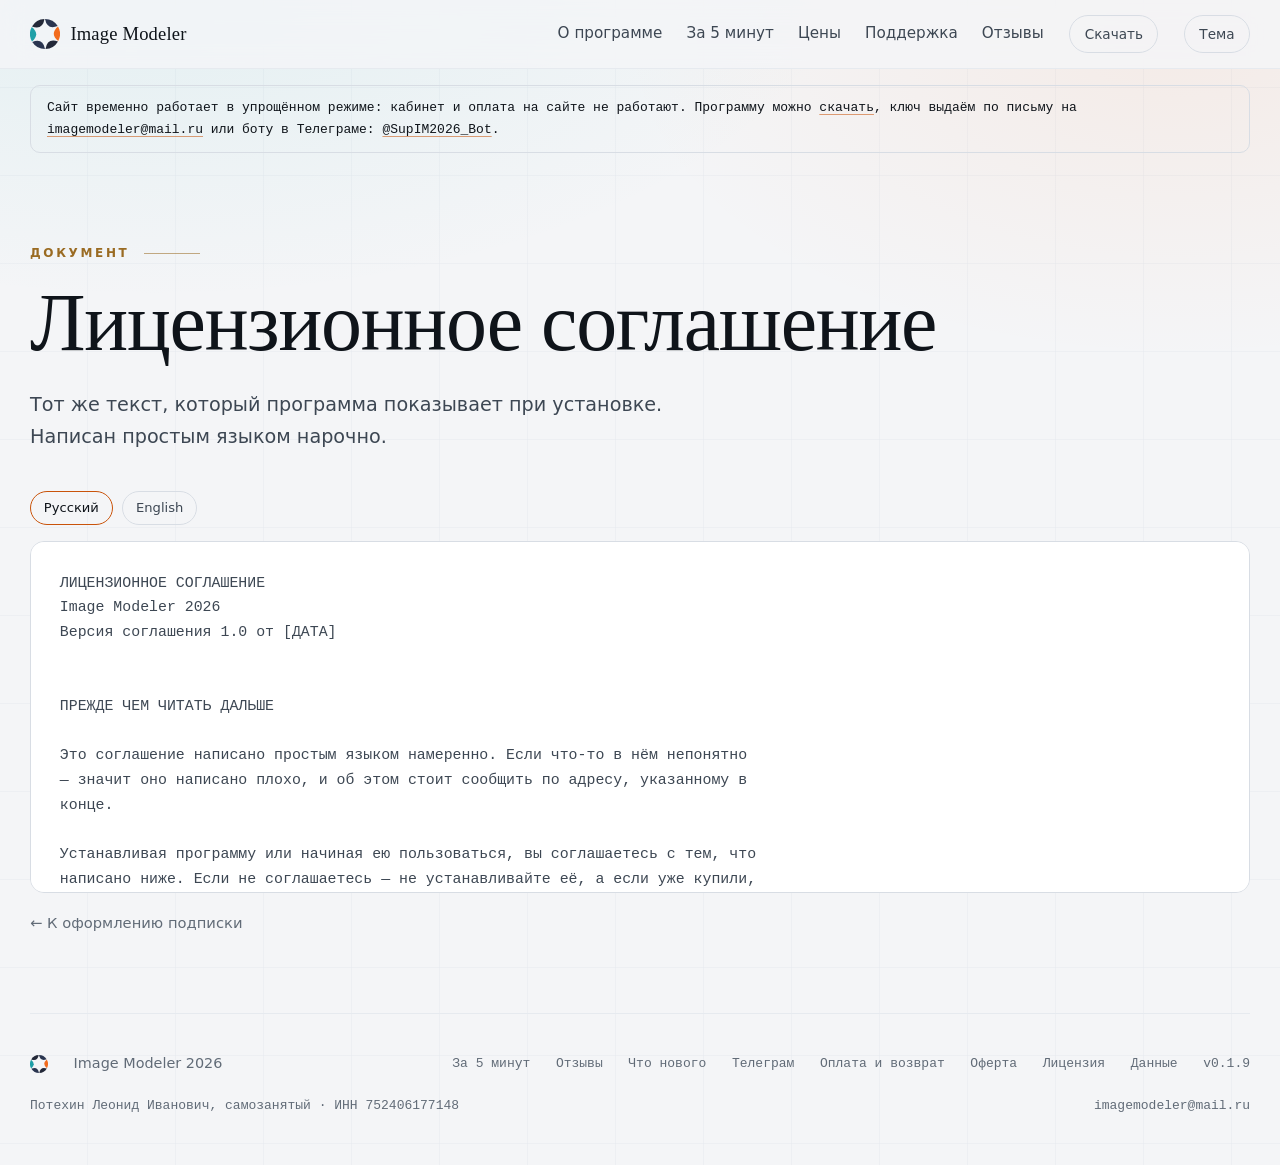
<file: eula.html>
<!doctype html>
<html lang="ru">
<head>
<meta charset="utf-8">
<meta name="viewport" content="width=device-width, initial-scale=1">
<title>Лицензионное соглашение — Image Modeler 2026</title>
<meta name="description" content="Лицензионное соглашение с пользователем программы Image Modeler 2026.">
<meta property="og:title" content="Лицензионное соглашение — Image Modeler 2026">
<meta property="og:description" content="Лицензионное соглашение с пользователем программы Image Modeler 2026.">
<meta property="og:type" content="website">
<!-- Три штуки, и все нужны. .ico браузер просит сам по адресу /favicon.ico,
     даже когда в разметке указан svg — без него во вкладке был глобус.
     svg остаётся: он чёткий на любом увеличении. png — для закладок на
     телефоне, там svg не берут. -->
<link rel="icon" href="/imagemodeler-static/favicon.ico" sizes="any">
<link rel="icon" href="/imagemodeler-static/favicon.svg" type="image/svg+xml">
<link rel="apple-touch-icon" href="/imagemodeler-static/icon.png">
<link rel="canonical" href="https://leonid007what.github.io/imagemodeler-static/eula.html">
<meta property="og:url" content="https://leonid007what.github.io/imagemodeler-static/eula.html">
<meta property="og:image" content="https://leonid007what.github.io/imagemodeler-static/assets/og-preview.jpg">
<meta property="og:image:width" content="1200">
<meta property="og:image:height" content="630">
<meta property="og:image:alt" content="Окно Image Modeler 2026: камеры и точки, найденные по фотографиям">
<meta name="twitter:card" content="summary_large_image">
<meta property="og:site_name" content="Image Modeler 2026">
<meta property="og:locale" content="ru_RU">
<link rel="stylesheet" href="site.css?v=2026-10-09">
</head>
<body>

<svg width="0" height="0" style="position:absolute" aria-hidden="true">
  <defs>
    <path id="blade" d="M 100 0 A 100 100 0 0 1 184.8 47.01 Q 114.28 74.24 100 0 Z"/>
    <g id="aperture">
      <use href="#blade" fill="#2A3550"/>
      <use href="#blade" fill="#F26B1D" transform="rotate(60 100 100)"/>
      <use href="#blade" fill="#232838" transform="rotate(120 100 100)"/>
      <use href="#blade" fill="#2A3550" transform="rotate(180 100 100)"/>
      <use href="#blade" fill="#20A0A8" transform="rotate(240 100 100)"/>
      <use href="#blade" fill="#232838" transform="rotate(300 100 100)"/>
    </g>
  </defs>
</svg>

<header class="topbar">
  <div class="wrap topbar__inner">
    <a class="brand" href="/imagemodeler-static/">
      <svg class="brand__mark" viewBox="0 0 200 200" aria-hidden="true"><use href="#aperture"/></svg>
      <span class="brand__name">Image&nbsp;Modeler</span>
    </a>
    <nav class="topnav">
      <a href="/imagemodeler-static/">О программе</a>
      <a href="/imagemodeler-static/start.html">За 5 минут</a>
      <a href="/imagemodeler-static/pricing.html">Цены</a>
      <a href="/imagemodeler-static/support.html">Поддержка</a>
      <a href="/imagemodeler-static/reviews.html">Отзывы</a>
    </nav>
    <a class="topbar__me" href="/imagemodeler-static/account.html">Скачать</a>
    <button class="theme-btn" type="button" aria-label="Переключить тему">Тема</button>
  </div>
</header>

<div class="wrap" style="margin-top:1rem">
  <p class="data" style="padding:.7rem 1rem;border:1px solid var(--line, #3a4256);border-radius:10px">
    Сайт временно работает в упрощённом режиме: кабинет и оплата на сайте не работают.
    Программу можно <a href="/imagemodeler-static/account.html">скачать</a>, ключ выдаём по письму на
    <a href="mailto:imagemodeler@mail.ru">imagemodeler@mail.ru</a> или боту в Телеграме: <a href="https://t.me/SupIM2026_Bot">@SupIM2026_Bot</a>.
  </p>
</div>


<main class="page page--wide">
  <p class="eyebrow">Документ</p>
  <h1 class="page__title">Лицензионное соглашение</h1>
  <p class="page__lede">
    Тот же текст, который программа показывает при установке. Написан простым языком нарочно.
  </p>

  <div style="display:flex;gap:.6rem;margin:1.6rem 0 1rem">
    <button class="copy" type="button" id="ru" style="border-color:var(--mark);color:var(--ink)">Русский</button>
    <button class="copy" type="button" id="en">English</button>
  </div>

  <pre class="eula" id="text">Загружаем…</pre>

  <a class="backlink" href="/imagemodeler-static/subscribe.html">← К оформлению подписки</a>
</main>

<script src="theme.js"></script>
<script>
"use strict";
(function () {
  var box = document.getElementById("text");
  var ru = document.getElementById("ru"), en = document.getElementById("en");

  function show(lang) {
    var on  = lang === "ru" ? ru : en;
    var off = lang === "ru" ? en : ru;
    on.style.borderColor = "var(--mark)"; on.style.color = "var(--ink)";
    off.style.borderColor = "var(--line)"; off.style.color = "var(--ink-2)";
    box.textContent = "Загружаем…";
    fetch("assets/AGREEMENT." + lang + ".txt")
      .then(function (r) { return r.text(); })
      .then(function (t) { box.textContent = t; })
      .catch(function () { box.textContent = "Текст соглашения не загрузился. Обновите страницу."; });
  }

  ru.addEventListener("click", function () { show("ru"); });
  en.addEventListener("click", function () { show("en"); });
  show("ru");
})();
</script>
<footer class="foot">
  <div class="wrap foot__row">
    <svg width="18" height="18" viewBox="0 0 200 200" aria-hidden="true"><use href="#aperture"/></svg>
    <span>Image Modeler 2026</span>
    <span class="foot__spacer"></span>
    <a class="data" href="/imagemodeler-static/start.html">За 5 минут</a>
    <a class="data" href="/imagemodeler-static/reviews.html">Отзывы</a>
    <a class="data" href="/imagemodeler-static/changelog.html">Что нового</a>
    <a class="data" href="https://t.me/imagemodeler2026">Телеграм</a>
    <a class="data" href="/imagemodeler-static/terms.html">Оплата и возврат</a>
    <a class="data" href="/imagemodeler-static/offer.html">Оферта</a>
    <a class="data" href="/imagemodeler-static/eula.html">Лицензия</a>
    <a class="data" href="/imagemodeler-static/privacy.html">Данные</a>
    <span class="data foot__ver">v0.1.9</span>
  </div>
  <div class="wrap foot__row">
    <span class="data">Потехин Леонид Иванович, самозанятый · ИНН 752406177148</span>
    <span class="foot__spacer"></span>
    <a class="data" href="mailto:imagemodeler@mail.ru">imagemodeler@mail.ru</a>
  </div>
</footer>

</body>
</html>
</file>
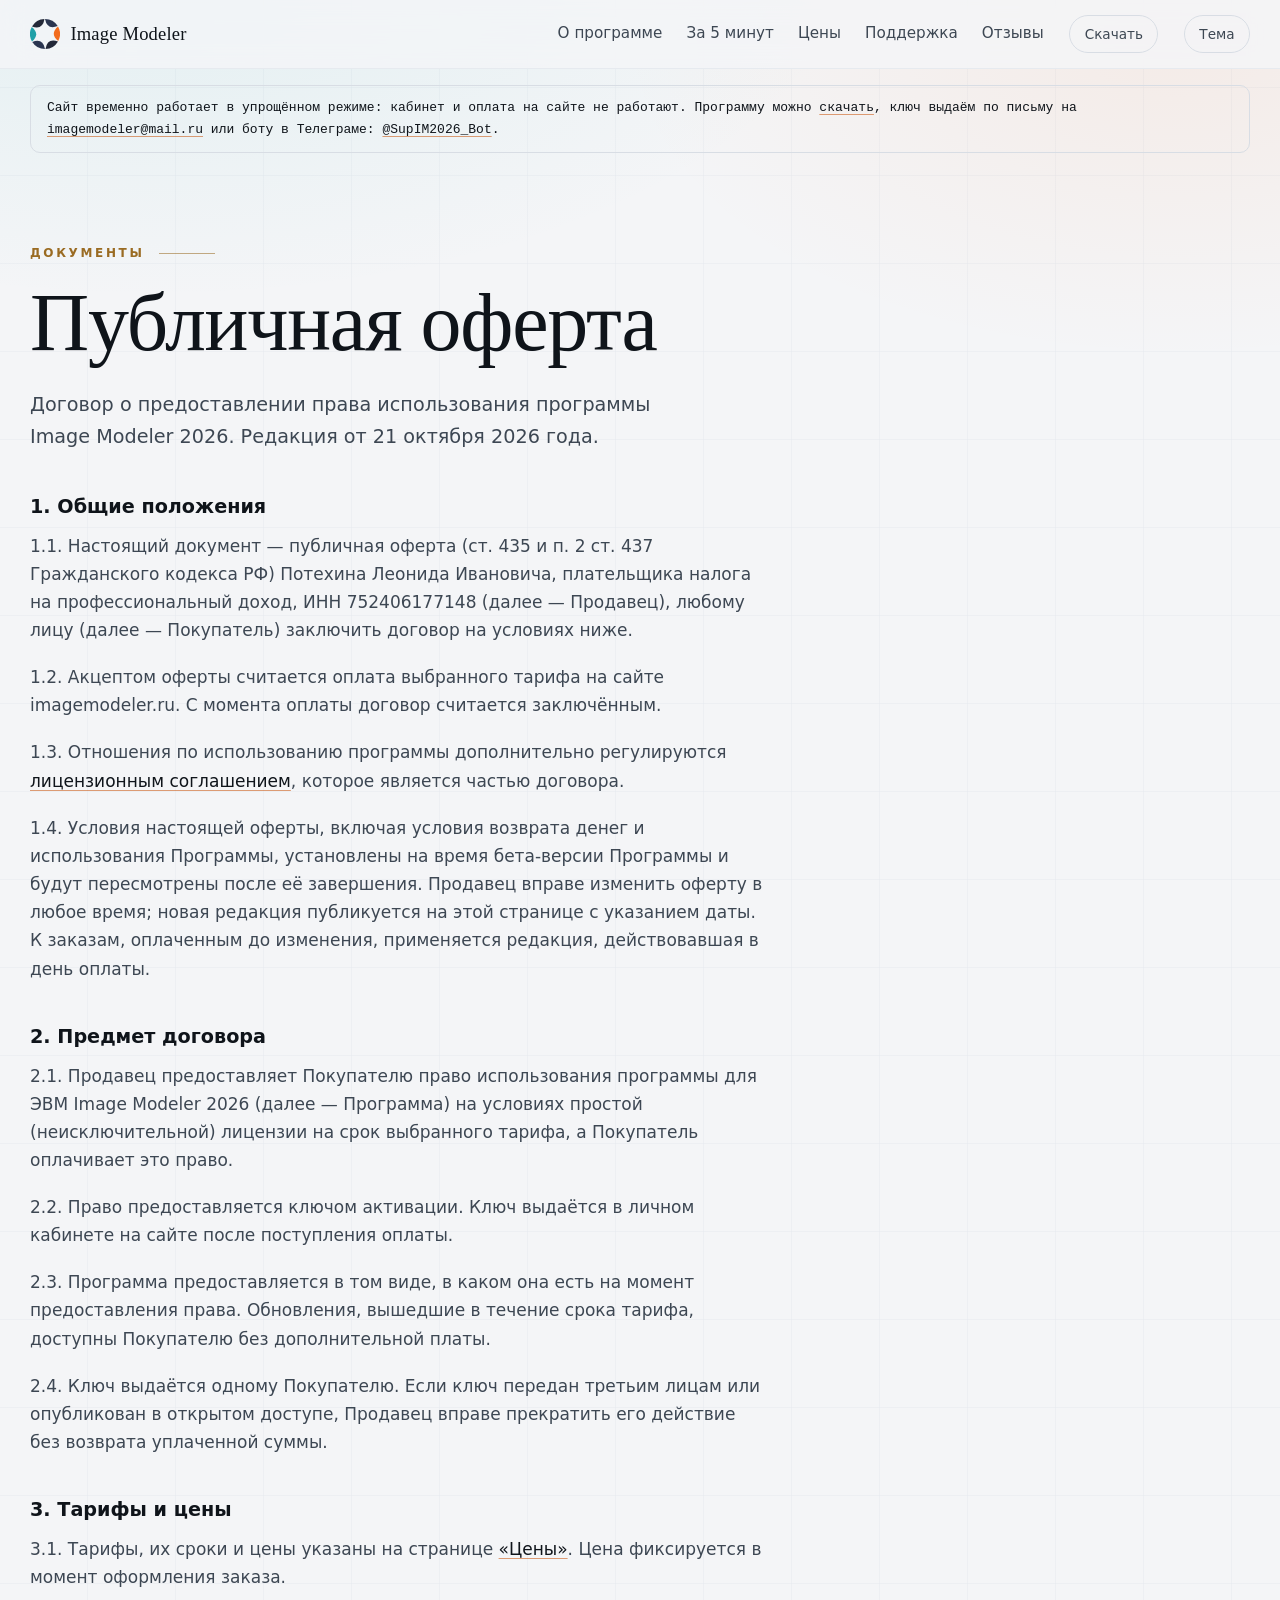
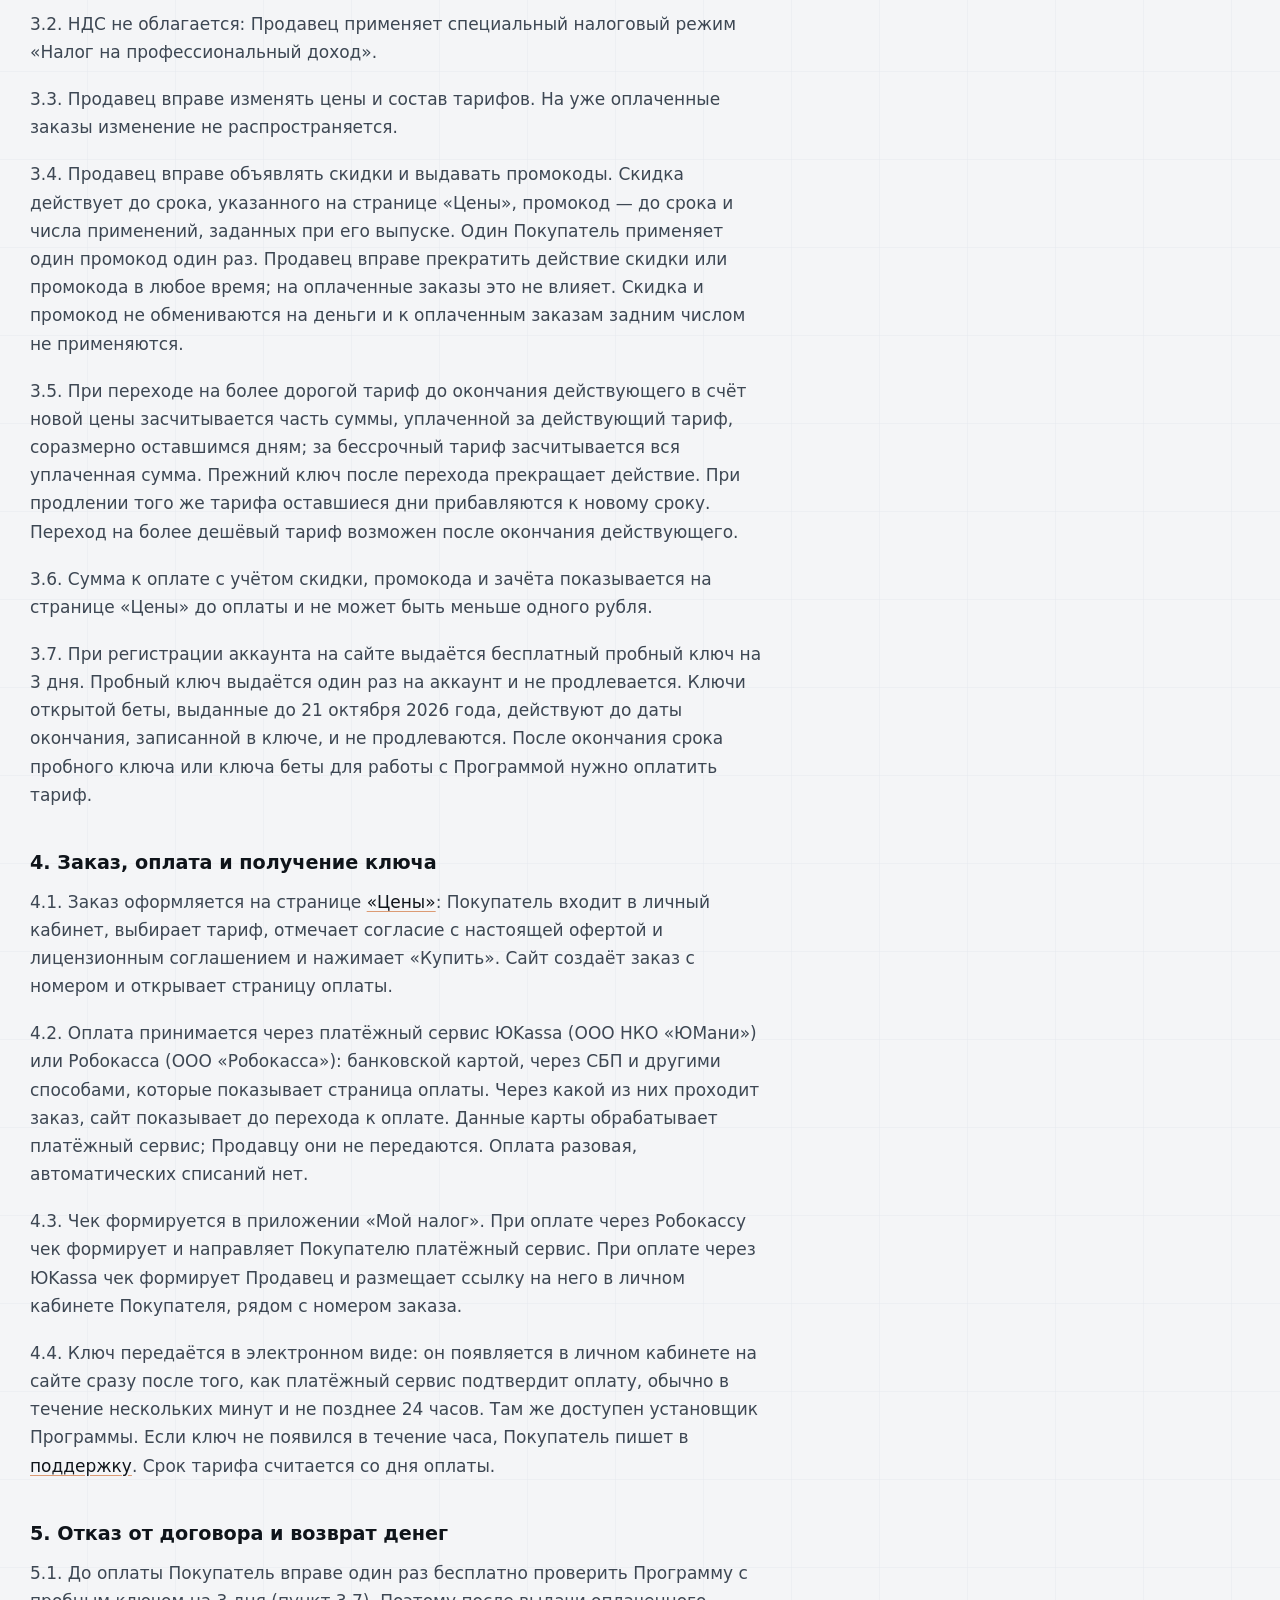
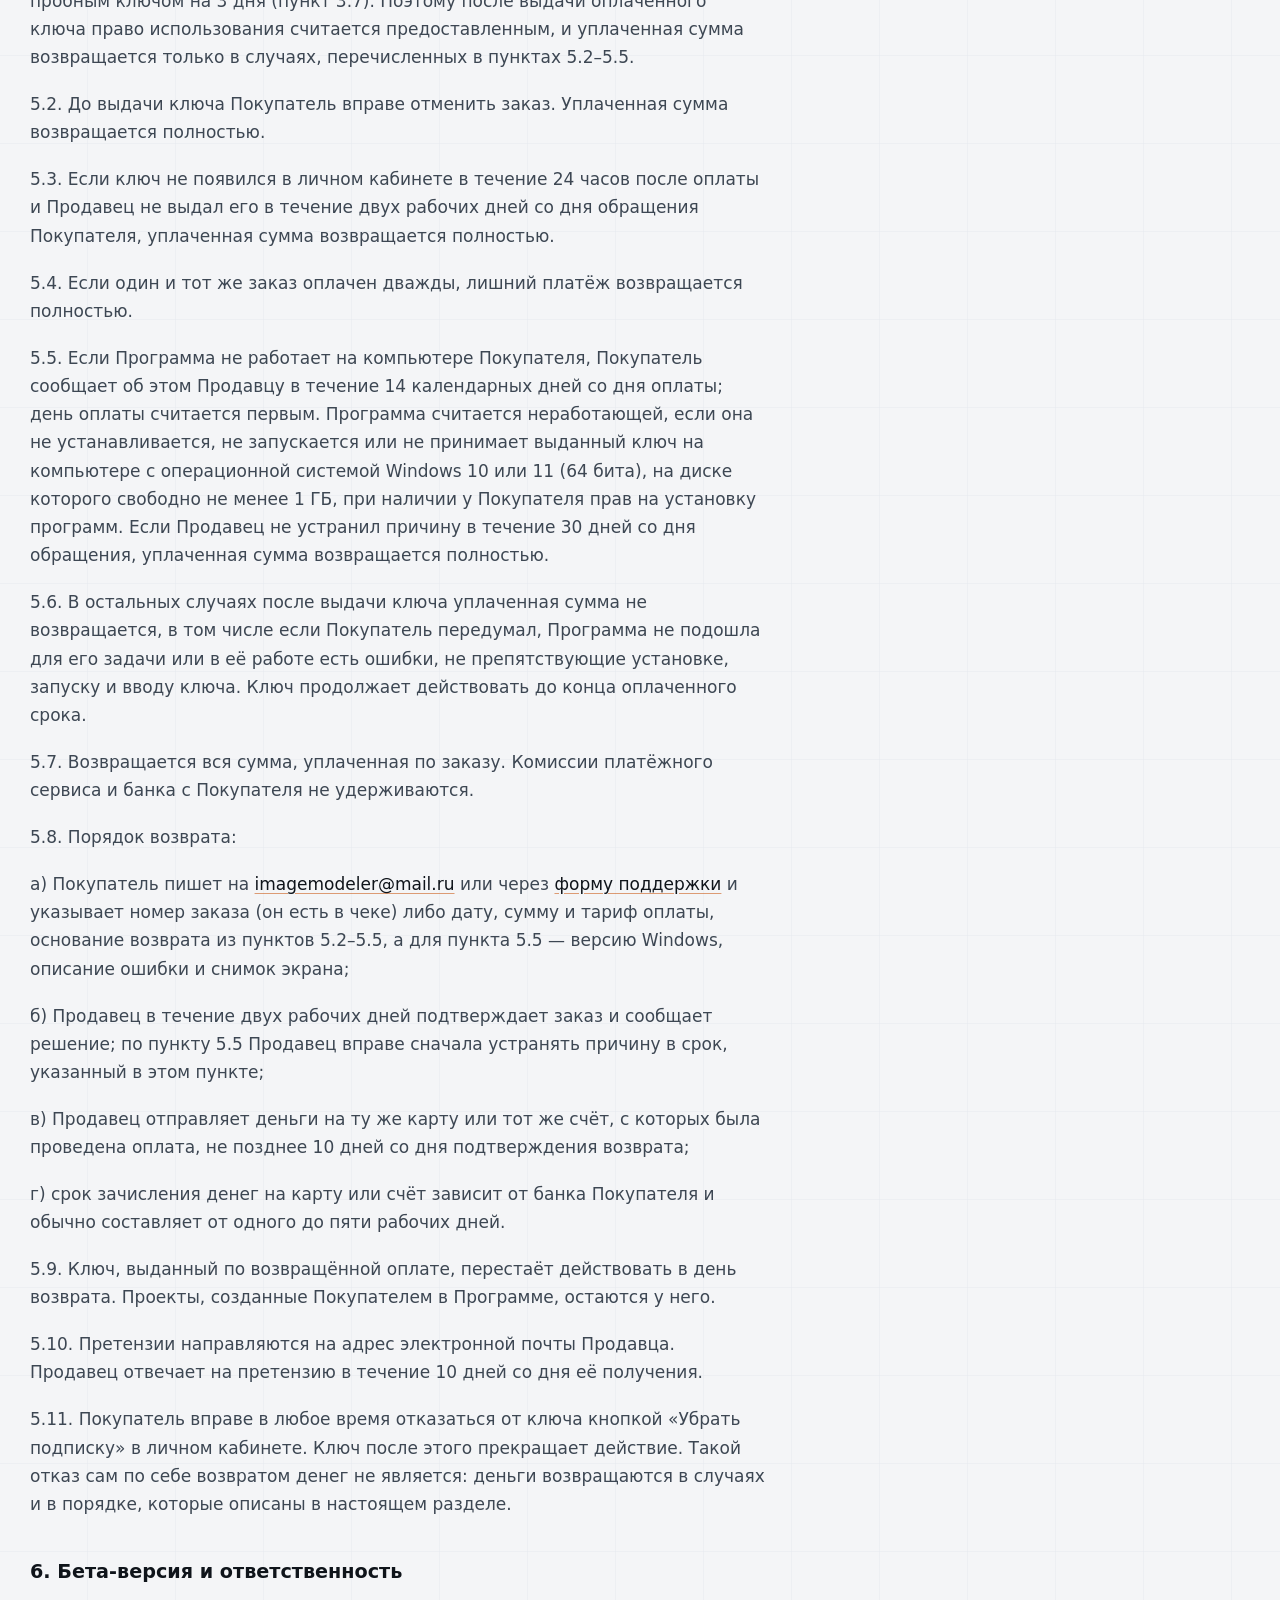
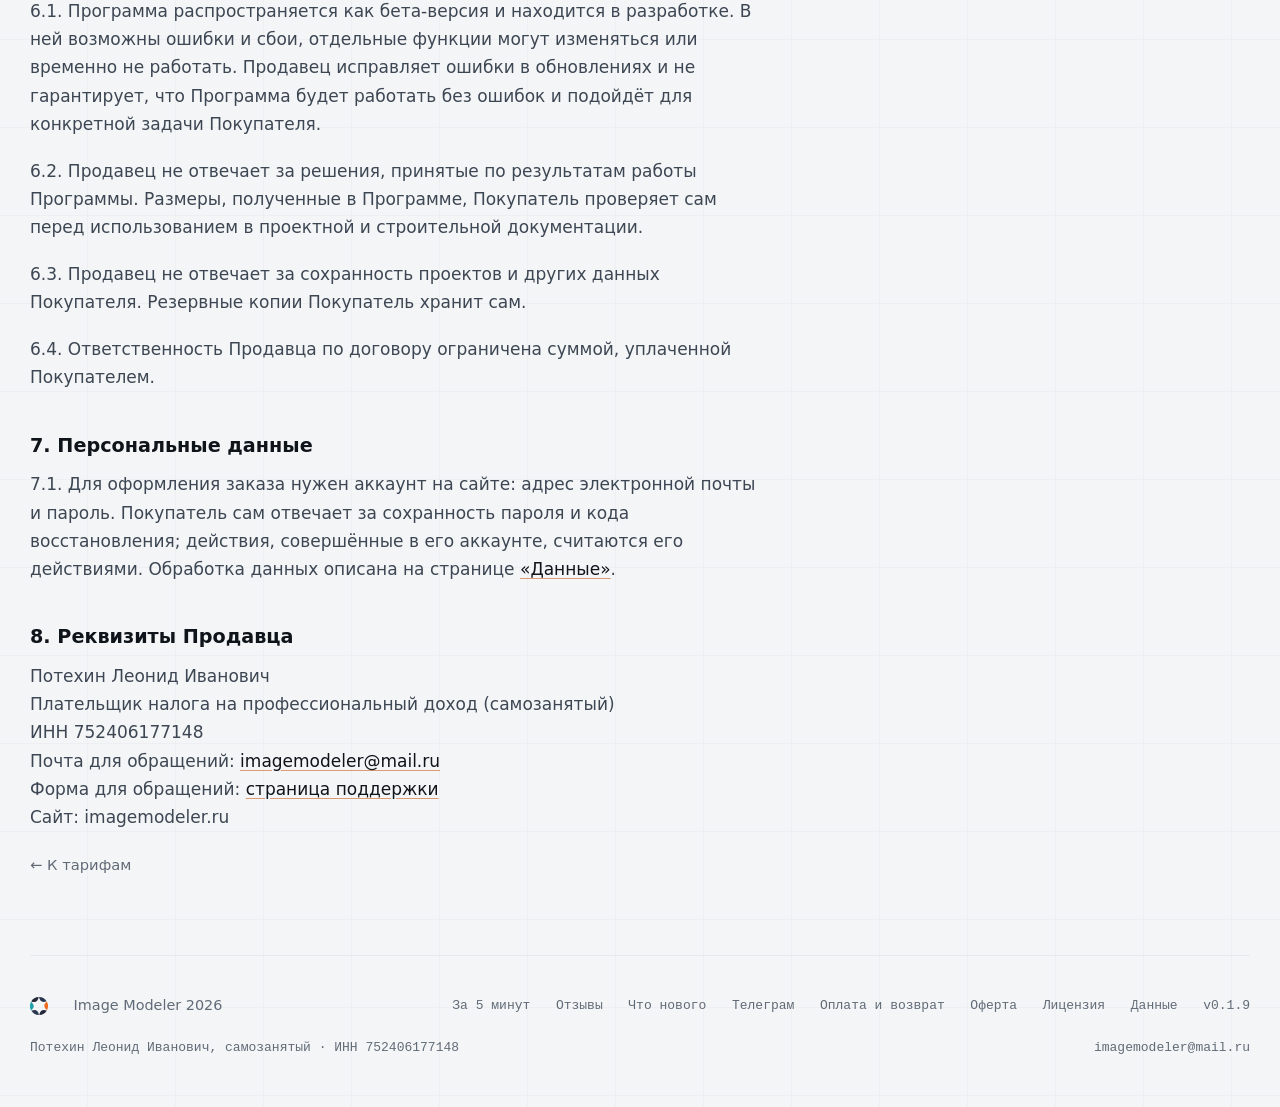
<file: offer.html>
<!doctype html>
<html lang="ru">
<head>
<meta charset="utf-8">
<meta name="viewport" content="width=device-width, initial-scale=1">
<title>Публичная оферта — Image Modeler 2026</title>
<meta name="description" content="Публичная оферта на покупку лицензии Image Modeler 2026: тарифы, оплата и получение ключа, возврат денег, реквизиты продавца.">
<meta property="og:title" content="Публичная оферта — Image Modeler 2026">
<meta property="og:description" content="Условия покупки лицензии на программу Image Modeler 2026.">
<meta property="og:type" content="website">
<!-- Три штуки, и все нужны. .ico браузер просит сам по адресу /favicon.ico,
     даже когда в разметке указан svg — без него во вкладке был глобус.
     svg остаётся: он чёткий на любом увеличении. png — для закладок на
     телефоне, там svg не берут. -->
<link rel="icon" href="/imagemodeler-static/favicon.ico" sizes="any">
<link rel="icon" href="/imagemodeler-static/favicon.svg" type="image/svg+xml">
<link rel="apple-touch-icon" href="/imagemodeler-static/icon.png">
<link rel="canonical" href="https://leonid007what.github.io/imagemodeler-static/offer.html">
<meta property="og:url" content="https://leonid007what.github.io/imagemodeler-static/offer.html">
<meta property="og:image" content="https://leonid007what.github.io/imagemodeler-static/assets/og-preview.jpg">
<meta property="og:image:width" content="1200">
<meta property="og:image:height" content="630">
<meta property="og:image:alt" content="Окно Image Modeler 2026: камеры и точки, найденные по фотографиям">
<meta name="twitter:card" content="summary_large_image">
<meta property="og:site_name" content="Image Modeler 2026">
<meta property="og:locale" content="ru_RU">
<link rel="stylesheet" href="site.css?v=2026-10-09">
</head>
<body>

<svg width="0" height="0" style="position:absolute" aria-hidden="true">
  <defs>
    <path id="blade" d="M 100 0 A 100 100 0 0 1 184.8 47.01 Q 114.28 74.24 100 0 Z"/>
    <g id="aperture">
      <use href="#blade" fill="#2A3550"/>
      <use href="#blade" fill="#F26B1D" transform="rotate(60 100 100)"/>
      <use href="#blade" fill="#232838" transform="rotate(120 100 100)"/>
      <use href="#blade" fill="#2A3550" transform="rotate(180 100 100)"/>
      <use href="#blade" fill="#20A0A8" transform="rotate(240 100 100)"/>
      <use href="#blade" fill="#232838" transform="rotate(300 100 100)"/>
    </g>
  </defs>
</svg>

<header class="topbar">
  <div class="wrap topbar__inner">
    <a class="brand" href="/imagemodeler-static/">
      <svg class="brand__mark" viewBox="0 0 200 200" aria-hidden="true"><use href="#aperture"/></svg>
      <span class="brand__name">Image&nbsp;Modeler</span>
    </a>
    <nav class="topnav">
      <a href="/imagemodeler-static/">О программе</a>
      <a href="/imagemodeler-static/start.html">За 5 минут</a>
      <a href="/imagemodeler-static/pricing.html">Цены</a>
      <a href="/imagemodeler-static/support.html">Поддержка</a>
      <a href="/imagemodeler-static/reviews.html">Отзывы</a>
    </nav>
    <a class="topbar__me" href="/imagemodeler-static/account.html">Скачать</a>
    <button class="theme-btn" type="button" aria-label="Переключить тему">Тема</button>
  </div>
</header>

<div class="wrap" style="margin-top:1rem">
  <p class="data" style="padding:.7rem 1rem;border:1px solid var(--line, #3a4256);border-radius:10px">
    Сайт временно работает в упрощённом режиме: кабинет и оплата на сайте не работают.
    Программу можно <a href="/imagemodeler-static/account.html">скачать</a>, ключ выдаём по письму на
    <a href="mailto:imagemodeler@mail.ru">imagemodeler@mail.ru</a> или боту в Телеграме: <a href="https://t.me/SupIM2026_Bot">@SupIM2026_Bot</a>.
  </p>
</div>


<main class="page">
  <p class="eyebrow">Документы</p>
  <h1 class="page__title">Публичная оферта</h1>
  <p class="page__lede">
    Договор о предоставлении права использования программы Image Modeler 2026.
    Редакция от 21 октября 2026 года.
  </p>

  <div class="prose">
    <h3>1. Общие положения</h3>
    <p>1.1. Настоящий документ — публичная оферта (ст. 435 и п. 2 ст. 437 Гражданского
    кодекса РФ) Потехина Леонида Ивановича, плательщика налога на профессиональный доход, ИНН
    752406177148 (далее — Продавец), любому лицу (далее — Покупатель) заключить договор на
    условиях ниже.</p>
    <p>1.2. Акцептом оферты считается оплата выбранного тарифа на сайте
    imagemodeler.ru. С момента оплаты договор считается заключённым.</p>
    <p>1.3. Отношения по использованию программы дополнительно регулируются
    <a href="/imagemodeler-static/eula.html">лицензионным соглашением</a>, которое является частью
    договора.</p>

    <p>1.4. Условия настоящей оферты, включая условия возврата денег и
    использования Программы, установлены на время бета-версии Программы и будут
    пересмотрены после её завершения. Продавец вправе изменить оферту в любое
    время; новая редакция публикуется на этой странице с указанием даты. К
    заказам, оплаченным до изменения, применяется редакция, действовавшая в день
    оплаты.</p>

    <h3>2. Предмет договора</h3>
    <p>2.1. Продавец предоставляет Покупателю право использования программы для ЭВМ
    Image Modeler 2026 (далее — Программа) на условиях простой (неисключительной)
    лицензии на срок выбранного тарифа, а Покупатель оплачивает это право.</p>
    <p>2.2. Право предоставляется ключом активации. Ключ выдаётся в личном кабинете
    на сайте после поступления оплаты.</p>
    <p>2.3. Программа предоставляется в том виде, в каком она есть на момент
    предоставления права. Обновления, вышедшие в течение срока тарифа, доступны
    Покупателю без дополнительной платы.</p>

    <p>2.4. Ключ выдаётся одному Покупателю. Если ключ передан третьим лицам или
    опубликован в открытом доступе, Продавец вправе прекратить его действие без
    возврата уплаченной суммы.</p>

    <h3>3. Тарифы и цены</h3>
    <p>3.1. Тарифы, их сроки и цены указаны на странице <a href="/imagemodeler-static/pricing.html">«Цены»</a>.
    Цена фиксируется в момент оформления заказа.</p>
    <p>3.2. НДС не облагается: Продавец применяет специальный налоговый режим
    «Налог на профессиональный доход».</p>

    <p>3.3. Продавец вправе изменять цены и состав тарифов. На уже оплаченные
    заказы изменение не распространяется.</p>
    <p>3.4. Продавец вправе объявлять скидки и выдавать промокоды. Скидка
    действует до срока, указанного на странице «Цены», промокод — до срока и
    числа применений, заданных при его выпуске. Один Покупатель применяет один
    промокод один раз. Продавец вправе прекратить действие скидки или промокода
    в любое время; на оплаченные заказы это не влияет. Скидка и промокод не
    обмениваются на деньги и к оплаченным заказам задним числом не применяются.</p>
    <p>3.5. При переходе на более дорогой тариф до окончания действующего в счёт
    новой цены засчитывается часть суммы, уплаченной за действующий тариф,
    соразмерно оставшимся дням; за бессрочный тариф засчитывается вся уплаченная
    сумма. Прежний ключ после перехода прекращает действие. При продлении того
    же тарифа оставшиеся дни прибавляются к новому сроку. Переход на более
    дешёвый тариф возможен после окончания действующего.</p>
    <p>3.6. Сумма к оплате с учётом скидки, промокода и зачёта показывается на
    странице «Цены» до оплаты и не может быть меньше одного рубля.</p>
    <p>3.7. При регистрации аккаунта на сайте выдаётся бесплатный пробный ключ
    на 3 дня. Пробный ключ выдаётся один раз на аккаунт и не продлевается.
    Ключи открытой беты, выданные до 21 октября 2026 года, действуют до даты
    окончания, записанной в ключе, и не продлеваются. После окончания срока
    пробного ключа или ключа беты для работы с Программой нужно оплатить
    тариф.</p>

    <h3>4. Заказ, оплата и получение ключа</h3>
    <p>4.1. Заказ оформляется на странице <a href="/imagemodeler-static/pricing.html">«Цены»</a>:
    Покупатель входит в личный кабинет, выбирает тариф, отмечает согласие с настоящей офертой и
    лицензионным соглашением и нажимает «Купить». Сайт создаёт заказ с номером и
    открывает страницу оплаты.</p>
    <p>4.2. Оплата принимается через платёжный сервис ЮKassa (ООО НКО «ЮМани») или
    Робокасса (ООО «Робокасса»): банковской картой, через СБП и другими способами,
    которые показывает страница оплаты. Через какой из них проходит заказ, сайт
    показывает до перехода к оплате. Данные карты обрабатывает платёжный сервис;
    Продавцу они не передаются. Оплата разовая, автоматических списаний нет.</p>
    <p>4.3. Чек формируется в приложении «Мой налог». При оплате через Робокассу чек
    формирует и направляет Покупателю платёжный сервис. При оплате через ЮKassa
    чек формирует Продавец и размещает ссылку на него в личном кабинете Покупателя,
    рядом с номером заказа.</p>
    <p>4.4. Ключ передаётся в электронном виде: он появляется в личном кабинете на
    сайте сразу после того, как платёжный сервис подтвердит оплату, обычно в течение
    нескольких минут и не позднее 24 часов. Там же доступен установщик Программы.
    Если ключ не появился в течение часа, Покупатель пишет в
    <a href="/imagemodeler-static/support.html">поддержку</a>. Срок тарифа считается со дня оплаты.</p>

    <h3>5. Отказ от договора и возврат денег</h3>
    <p>5.1. До оплаты Покупатель вправе один раз бесплатно проверить Программу
    с пробным ключом на 3 дня (пункт 3.7). Поэтому после выдачи оплаченного
    ключа право использования считается предоставленным, и уплаченная сумма возвращается только в случаях,
    перечисленных в пунктах 5.2–5.5.</p>
    <p>5.2. До выдачи ключа Покупатель вправе отменить заказ. Уплаченная сумма
    возвращается полностью.</p>
    <p>5.3. Если ключ не появился в личном кабинете в течение 24 часов после
    оплаты и Продавец не выдал его в течение двух рабочих дней со дня обращения
    Покупателя, уплаченная сумма возвращается полностью.</p>
    <p>5.4. Если один и тот же заказ оплачен дважды, лишний платёж возвращается
    полностью.</p>
    <p>5.5. Если Программа не работает на компьютере Покупателя, Покупатель
    сообщает об этом Продавцу в течение 14 календарных дней со дня оплаты; день
    оплаты считается первым. Программа считается неработающей, если она не
    устанавливается, не запускается или не принимает выданный ключ на
    компьютере с операционной системой Windows 10 или 11 (64 бита), на диске
    которого свободно не менее 1 ГБ, при наличии у Покупателя прав на установку
    программ. Если Продавец не устранил причину в течение 30 дней со дня
    обращения, уплаченная сумма возвращается полностью.</p>
    <p>5.6. В остальных случаях после выдачи ключа уплаченная сумма не
    возвращается, в том числе если Покупатель передумал, Программа не подошла
    для его задачи или в её работе есть ошибки, не препятствующие установке,
    запуску и вводу ключа. Ключ продолжает действовать до конца оплаченного
    срока.</p>
    <p>5.7. Возвращается вся сумма, уплаченная по заказу. Комиссии платёжного
    сервиса и банка с Покупателя не удерживаются.</p>
    <p>5.8. Порядок возврата:</p>
    <p>а) Покупатель пишет на <a href="mailto:imagemodeler@mail.ru">imagemodeler@mail.ru</a> или через <a href="/imagemodeler-static/support.html">форму поддержки</a> и указывает номер заказа
    (он есть в чеке) либо дату, сумму и тариф оплаты, основание возврата из
    пунктов 5.2–5.5, а для пункта 5.5 — версию Windows, описание ошибки и
    снимок экрана;</p>
    <p>б) Продавец в течение двух рабочих дней подтверждает заказ и сообщает
    решение; по пункту 5.5 Продавец вправе сначала устранять причину в срок,
    указанный в этом пункте;</p>
    <p>в) Продавец отправляет деньги на ту же карту или тот же счёт, с которых
    была проведена оплата, не позднее 10 дней со дня подтверждения возврата;</p>
    <p>г) срок зачисления денег на карту или счёт зависит от банка Покупателя и
    обычно составляет от одного до пяти рабочих дней.</p>
    <p>5.9. Ключ, выданный по возвращённой оплате, перестаёт действовать в день
    возврата. Проекты, созданные Покупателем в Программе, остаются у него.</p>
    <p>5.10. Претензии направляются на адрес электронной почты Продавца. Продавец
    отвечает на претензию в течение 10 дней со дня её получения.</p>
    <p>5.11. Покупатель вправе в любое время отказаться от ключа кнопкой «Убрать
    подписку» в личном кабинете. Ключ после этого прекращает действие. Такой
    отказ сам по себе возвратом денег не является: деньги возвращаются в
    случаях и в порядке, которые описаны в настоящем разделе.</p>

    <h3>6. Бета-версия и ответственность</h3>
    <p>6.1. Программа распространяется как бета-версия и находится в разработке.
    В ней возможны ошибки и сбои, отдельные функции могут изменяться или
    временно не работать. Продавец исправляет ошибки в обновлениях и не
    гарантирует, что Программа будет работать без ошибок и подойдёт для
    конкретной задачи Покупателя.</p>
    <p>6.2. Продавец не отвечает за решения, принятые по результатам работы
    Программы. Размеры, полученные в Программе, Покупатель проверяет сам перед
    использованием в проектной и строительной документации.</p>
    <p>6.3. Продавец не отвечает за сохранность проектов и других данных
    Покупателя. Резервные копии Покупатель хранит сам.</p>
    <p>6.4. Ответственность Продавца по договору ограничена суммой, уплаченной
    Покупателем.</p>

    <h3>7. Персональные данные</h3>
    <p>7.1. Для оформления заказа нужен аккаунт на сайте: адрес электронной
    почты и пароль. Покупатель сам отвечает за сохранность пароля и кода
    восстановления; действия, совершённые в его аккаунте, считаются его
    действиями. Обработка
    данных описана на странице <a href="/imagemodeler-static/privacy.html">«Данные»</a>.</p>

    <h3>8. Реквизиты Продавца</h3>
    <p>
      Потехин Леонид Иванович<br>
      Плательщик налога на профессиональный доход (самозанятый)<br>
      ИНН 752406177148<br>
      Почта для обращений: <a href="mailto:imagemodeler@mail.ru">imagemodeler@mail.ru</a><br>
      Форма для обращений: <a href="/imagemodeler-static/support.html">страница поддержки</a><br>
      Сайт: imagemodeler.ru
    </p>
  </div>

  <a class="backlink" href="/imagemodeler-static/pricing.html">← К тарифам</a>
</main>

<footer class="foot">
  <div class="wrap foot__row">
    <svg width="18" height="18" viewBox="0 0 200 200" aria-hidden="true"><use href="#aperture"/></svg>
    <span>Image Modeler 2026</span>
    <span class="foot__spacer"></span>
    <a class="data" href="/imagemodeler-static/start.html">За 5 минут</a>
    <a class="data" href="/imagemodeler-static/reviews.html">Отзывы</a>
    <a class="data" href="/imagemodeler-static/changelog.html">Что нового</a>
    <a class="data" href="https://t.me/imagemodeler2026">Телеграм</a>
    <a class="data" href="/imagemodeler-static/terms.html">Оплата и возврат</a>
    <a class="data" href="/imagemodeler-static/offer.html">Оферта</a>
    <a class="data" href="/imagemodeler-static/eula.html">Лицензия</a>
    <a class="data" href="/imagemodeler-static/privacy.html">Данные</a>
    <span class="data foot__ver">v0.1.9</span>
  </div>
  <div class="wrap foot__row">
    <span class="data">Потехин Леонид Иванович, самозанятый · ИНН 752406177148</span>
    <span class="foot__spacer"></span>
    <a class="data" href="mailto:imagemodeler@mail.ru">imagemodeler@mail.ru</a>
  </div>
</footer>

<script src="theme.js"></script>
</body>
</html>
</file>
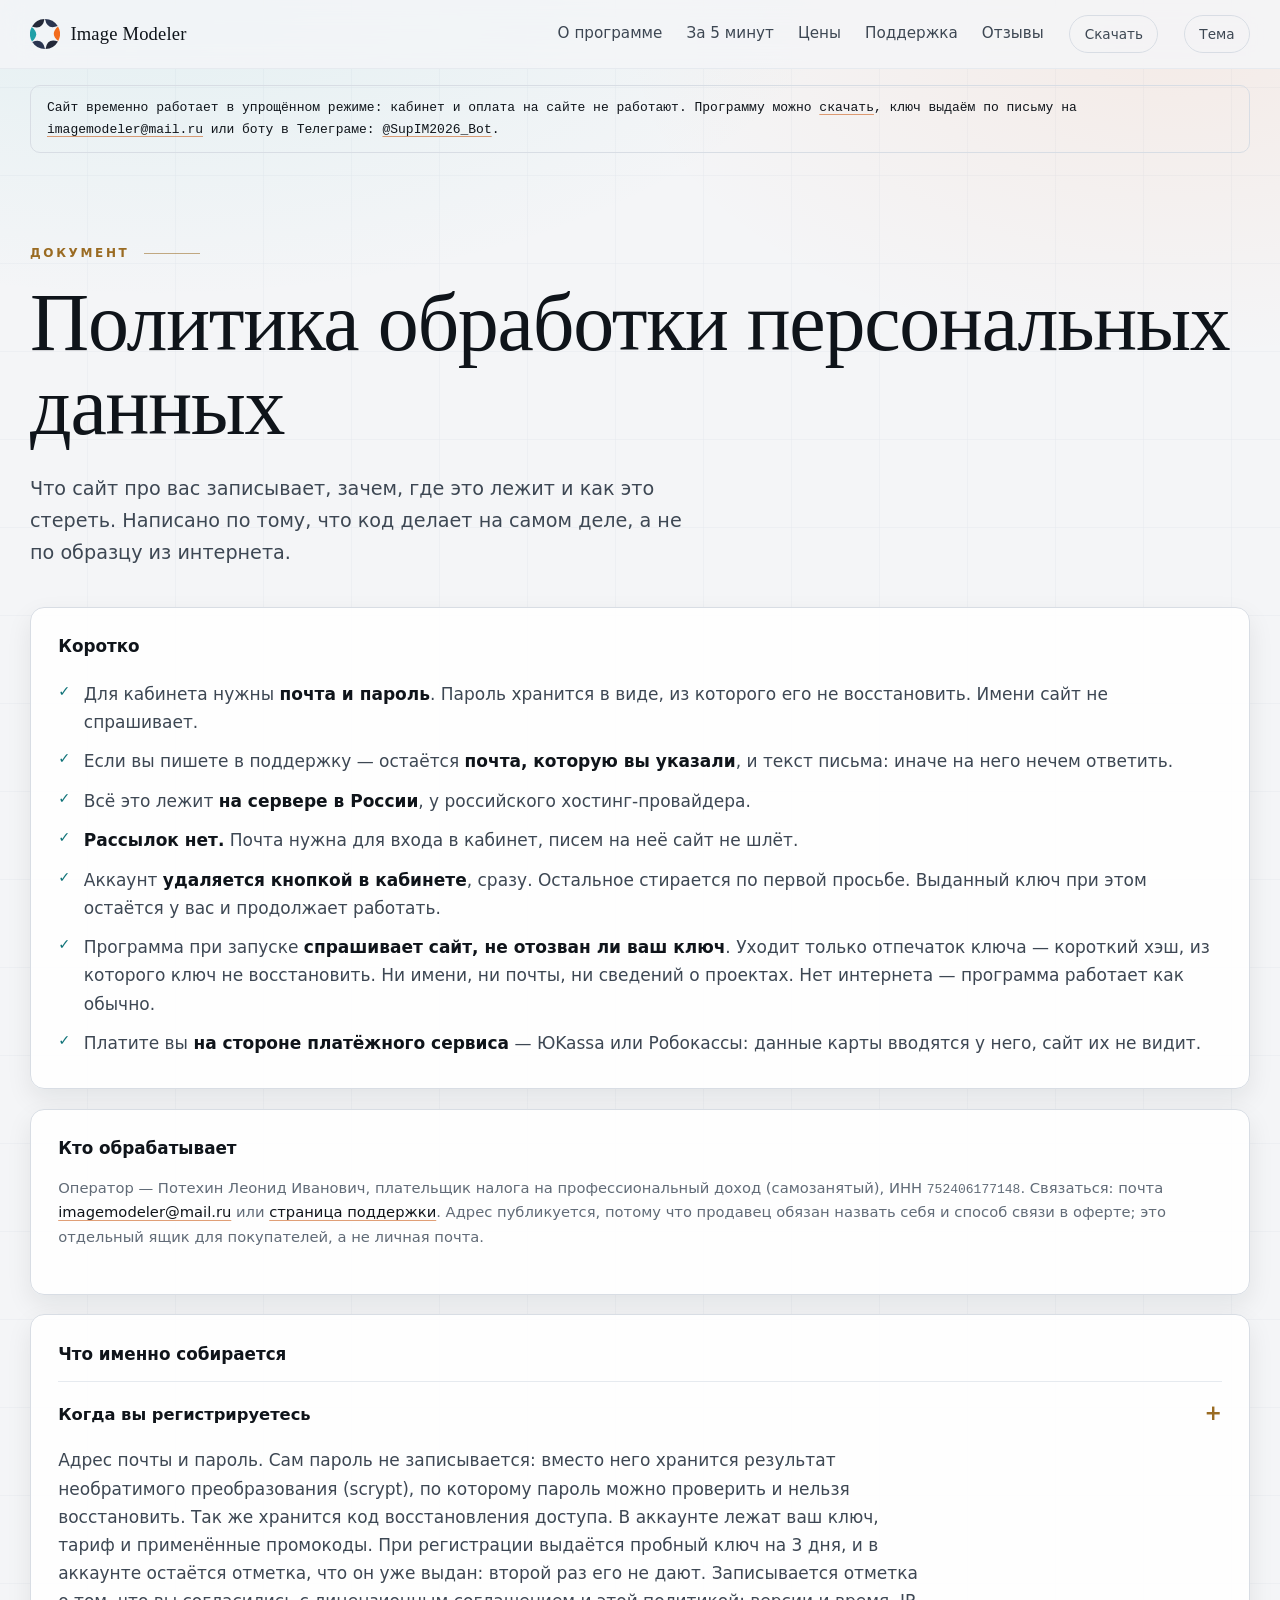
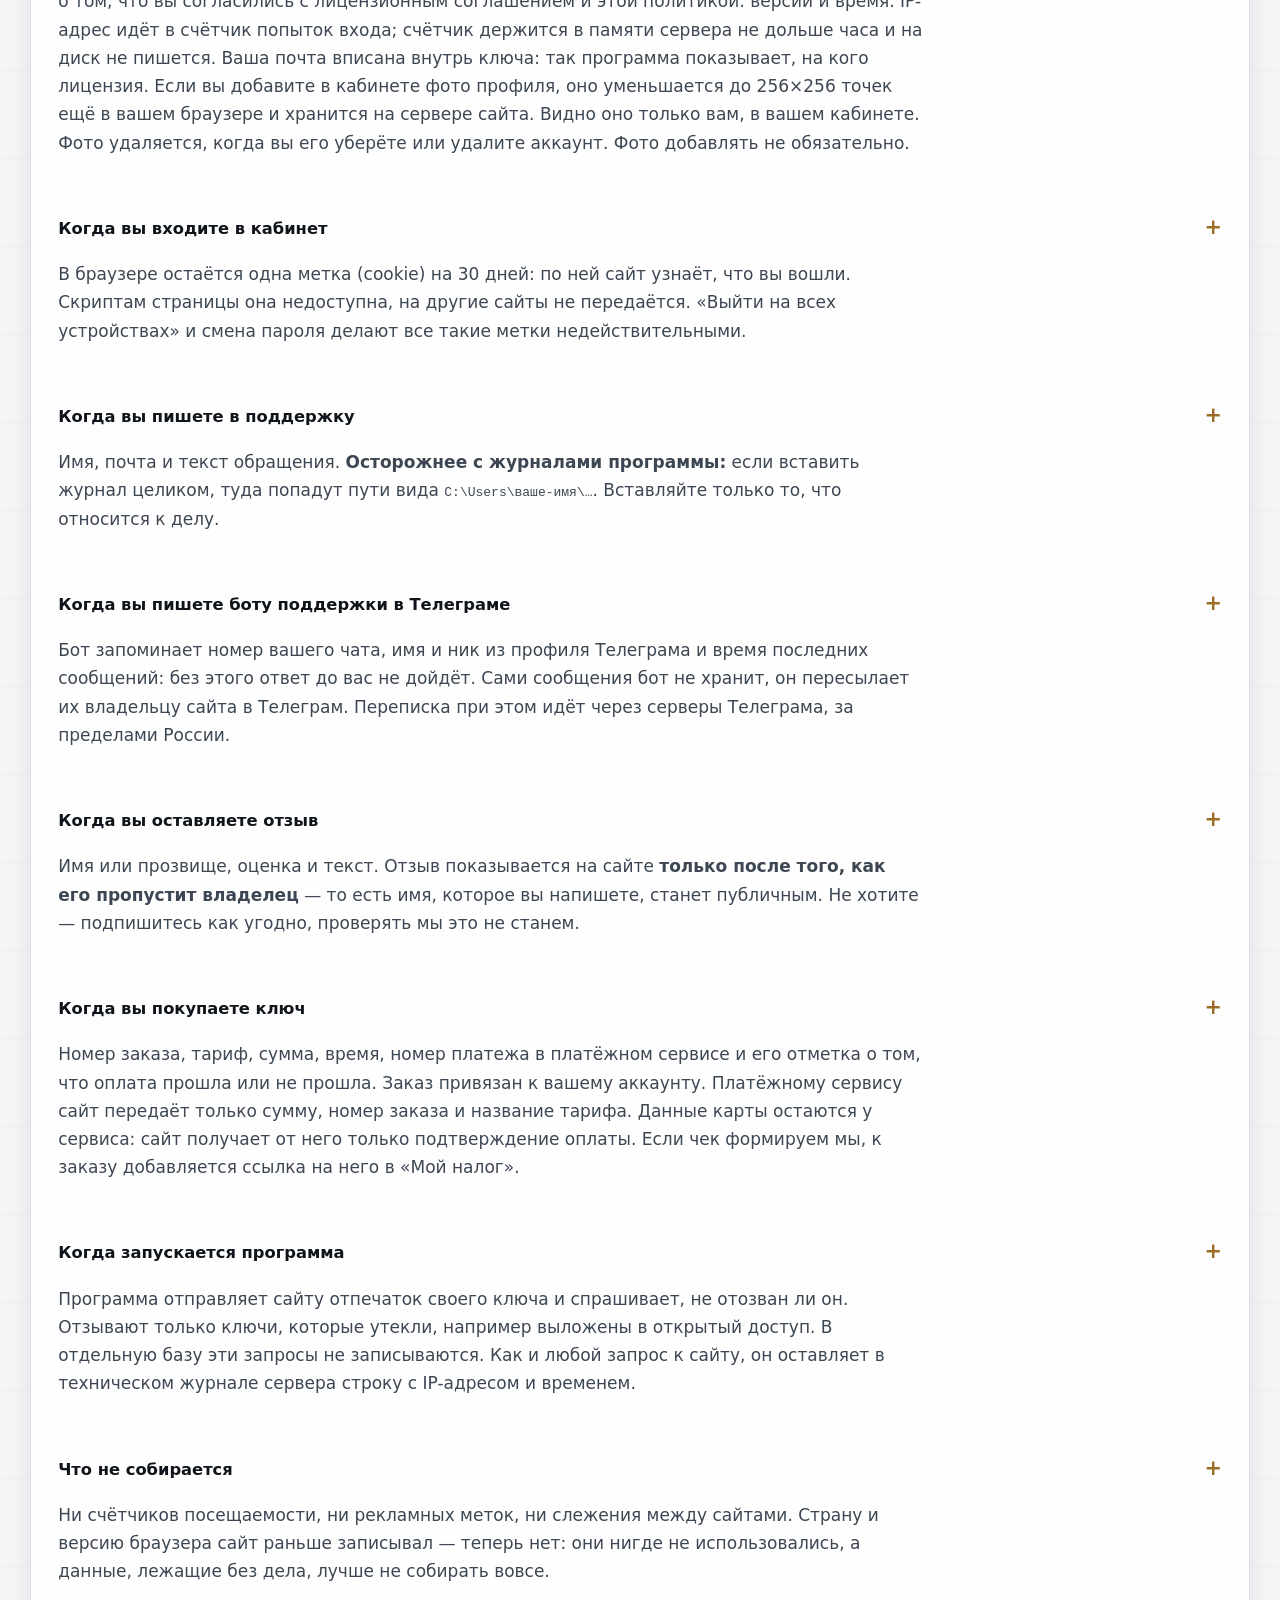
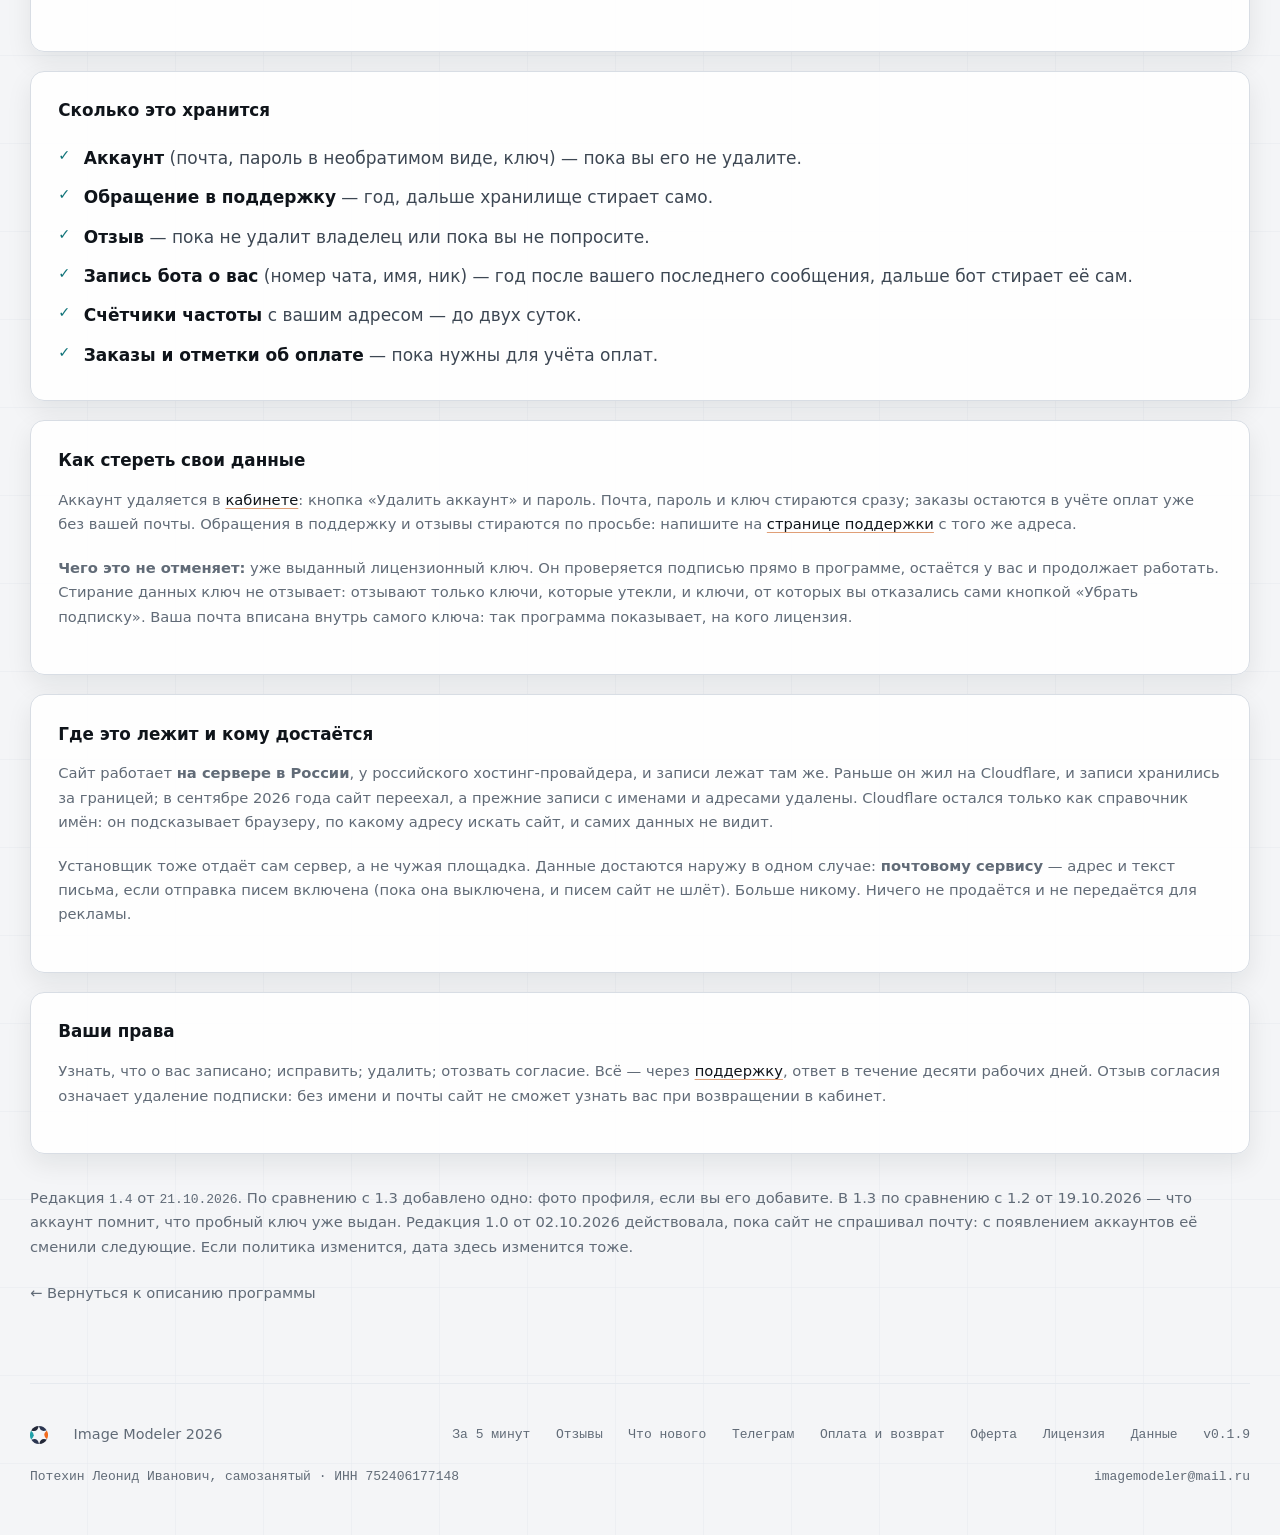
<file: privacy.html>
<!doctype html>
<html lang="ru">
<head>
<meta charset="utf-8">
<meta name="viewport" content="width=device-width, initial-scale=1">
<title>Политика обработки персональных данных — Image Modeler 2026</title>
<meta name="description" content="Политика обработки персональных данных на сайте программы Image Modeler 2026.">
<meta property="og:title" content="Политика обработки персональных данных — Image Modeler 2026">
<meta property="og:description" content="Политика обработки персональных данных на сайте программы Image Modeler 2026.">
<meta property="og:type" content="website">
<!-- Три штуки, и все нужны. .ico браузер просит сам по адресу /favicon.ico,
     даже когда в разметке указан svg — без него во вкладке был глобус.
     svg остаётся: он чёткий на любом увеличении. png — для закладок на
     телефоне, там svg не берут. -->
<link rel="icon" href="/imagemodeler-static/favicon.ico" sizes="any">
<link rel="icon" href="/imagemodeler-static/favicon.svg" type="image/svg+xml">
<link rel="apple-touch-icon" href="/imagemodeler-static/icon.png">
<link rel="canonical" href="https://leonid007what.github.io/imagemodeler-static/privacy.html">
<meta property="og:url" content="https://leonid007what.github.io/imagemodeler-static/privacy.html">
<meta property="og:image" content="https://leonid007what.github.io/imagemodeler-static/assets/og-preview.jpg">
<meta property="og:image:width" content="1200">
<meta property="og:image:height" content="630">
<meta property="og:image:alt" content="Окно Image Modeler 2026: камеры и точки, найденные по фотографиям">
<meta name="twitter:card" content="summary_large_image">
<meta property="og:site_name" content="Image Modeler 2026">
<meta property="og:locale" content="ru_RU">
<link rel="stylesheet" href="site.css?v=2026-10-09">
</head>
<body>

<svg width="0" height="0" style="position:absolute" aria-hidden="true">
  <defs>
    <path id="blade" d="M 100 0 A 100 100 0 0 1 184.8 47.01 Q 114.28 74.24 100 0 Z"/>
    <g id="aperture">
      <use href="#blade" fill="#2A3550"/>
      <use href="#blade" fill="#F26B1D" transform="rotate(60 100 100)"/>
      <use href="#blade" fill="#232838" transform="rotate(120 100 100)"/>
      <use href="#blade" fill="#2A3550" transform="rotate(180 100 100)"/>
      <use href="#blade" fill="#20A0A8" transform="rotate(240 100 100)"/>
      <use href="#blade" fill="#232838" transform="rotate(300 100 100)"/>
    </g>
  </defs>
</svg>

<header class="topbar">
  <div class="wrap topbar__inner">
    <a class="brand" href="/imagemodeler-static/">
      <svg class="brand__mark" viewBox="0 0 200 200" aria-hidden="true"><use href="#aperture"/></svg>
      <span class="brand__name">Image&nbsp;Modeler</span>
    </a>
    <nav class="topnav">
      <a href="/imagemodeler-static/">О программе</a>
      <a href="/imagemodeler-static/start.html">За 5 минут</a>
      <a href="/imagemodeler-static/pricing.html">Цены</a>
      <a href="/imagemodeler-static/support.html">Поддержка</a>
      <a href="/imagemodeler-static/reviews.html">Отзывы</a>
    </nav>
    <a class="topbar__me" href="/imagemodeler-static/account.html">Скачать</a>
    <button class="theme-btn" type="button" aria-label="Переключить тему">Тема</button>
  </div>
</header>

<div class="wrap" style="margin-top:1rem">
  <p class="data" style="padding:.7rem 1rem;border:1px solid var(--line, #3a4256);border-radius:10px">
    Сайт временно работает в упрощённом режиме: кабинет и оплата на сайте не работают.
    Программу можно <a href="/imagemodeler-static/account.html">скачать</a>, ключ выдаём по письму на
    <a href="mailto:imagemodeler@mail.ru">imagemodeler@mail.ru</a> или боту в Телеграме: <a href="https://t.me/SupIM2026_Bot">@SupIM2026_Bot</a>.
  </p>
</div>


<main class="page page--wide">
  <p class="eyebrow">Документ</p>
  <h1 class="page__title">Политика обработки персональных данных</h1>
  <p class="page__lede">
    Что сайт про вас записывает, зачем, где это лежит и как это стереть.
    Написано по тому, что код делает на самом деле, а не по образцу из интернета.
  </p>

  <div class="card" style="margin-top:2rem">
    <div class="card__head"><span class="card__title">Коротко</span></div>
    <ul class="included">
      <li>Для кабинета нужны <b>почта и пароль</b>. Пароль хранится в виде,
          из которого его не восстановить. Имени сайт не спрашивает.</li>
      <li>Если вы пишете в поддержку — остаётся <b>почта, которую вы указали</b>,
          и текст письма: иначе на него нечем ответить.</li>
      <li>Всё это лежит <b>на сервере в России</b>, у российского хостинг-провайдера.</li>
      <li><b>Рассылок нет.</b> Почта нужна для входа в кабинет, писем на неё
          сайт не шлёт.</li>
      <li>Аккаунт <b>удаляется кнопкой в кабинете</b>, сразу. Остальное стирается
          по первой просьбе. Выданный ключ при этом остаётся у вас и продолжает работать.</li>
      <li>Программа при запуске <b>спрашивает сайт, не отозван ли ваш ключ</b>.
          Уходит только отпечаток ключа — короткий хэш, из которого ключ не
          восстановить. Ни имени, ни почты, ни сведений о проектах. Нет
          интернета — программа работает как обычно.</li>
      <li>Платите вы <b>на стороне платёжного сервиса</b> — ЮKassa или Робокассы:
          данные карты вводятся у него, сайт их не видит.</li>
    </ul>
  </div>

  <div class="card">
    <div class="card__head"><span class="card__title">Кто обрабатывает</span></div>
    <p class="plan__note">
      Оператор — Потехин Леонид Иванович, плательщик налога на профессиональный доход
      (самозанятый), ИНН <span class="data">752406177148</span>.
      Связаться: почта <a href="mailto:imagemodeler@mail.ru">imagemodeler@mail.ru</a> или
      <a href="/imagemodeler-static/support.html">страница поддержки</a>. Адрес публикуется,
      потому что продавец обязан назвать себя и способ связи в оферте; это
      отдельный ящик для покупателей, а не личная почта.
    </p>
  </div>

  <div class="card">
    <div class="card__head"><span class="card__title">Что именно собирается</span></div>
    <div class="faq">
      <div>
        <p class="faq__q">Когда вы регистрируетесь</p>
        <p class="faq__a">
          Адрес почты и пароль. Сам пароль не записывается: вместо него
          хранится результат необратимого преобразования (scrypt), по которому
          пароль можно проверить и нельзя восстановить. Так же хранится код
          восстановления доступа. В аккаунте лежат ваш ключ, тариф и
          применённые промокоды. При регистрации выдаётся пробный ключ на
          3 дня, и в аккаунте остаётся отметка, что он уже выдан: второй раз
          его не дают. Записывается отметка о том, что вы согласились
          с лицензионным соглашением и этой политикой: версии и время.
          IP-адрес идёт в счётчик попыток входа; счётчик держится в памяти
          сервера не дольше часа и на диск не пишется. Ваша почта вписана
          внутрь ключа: так программа показывает, на кого лицензия.
          Если вы добавите в кабинете фото профиля, оно уменьшается
          до 256×256 точек ещё в вашем браузере и хранится на сервере сайта.
          Видно оно только вам, в вашем кабинете. Фото удаляется, когда вы
          его уберёте или удалите аккаунт. Фото добавлять не обязательно.
        </p>
      </div>
      <div>
        <p class="faq__q">Когда вы входите в кабинет</p>
        <p class="faq__a">
          В браузере остаётся одна метка (cookie) на 30 дней: по ней сайт
          узнаёт, что вы вошли. Скриптам страницы она недоступна, на другие
          сайты не передаётся. «Выйти на всех устройствах» и смена пароля
          делают все такие метки недействительными.
        </p>
      </div>
      <div>
        <p class="faq__q">Когда вы пишете в поддержку</p>
        <p class="faq__a">
          Имя, почта и текст обращения. <b>Осторожнее с журналами программы:</b>
          если вставить журнал целиком, туда попадут пути вида
          <span class="data">C:\Users\ваше-имя\…</span>. Вставляйте только то,
          что относится к делу.
        </p>
      </div>
      <div>
        <p class="faq__q">Когда вы пишете боту поддержки в Телеграме</p>
        <p class="faq__a">
          Бот запоминает номер вашего чата, имя и ник из профиля Телеграма и
          время последних сообщений: без этого ответ до вас не дойдёт. Сами
          сообщения бот не хранит, он пересылает их владельцу сайта в Телеграм.
          Переписка при этом идёт через серверы Телеграма, за пределами России.
        </p>
      </div>
      <div>
        <p class="faq__q">Когда вы оставляете отзыв</p>
        <p class="faq__a">
          Имя или прозвище, оценка и текст. Отзыв показывается на сайте
          <b>только после того, как его пропустит владелец</b> — то есть имя,
          которое вы напишете, станет публичным. Не хотите — подпишитесь как
          угодно, проверять мы это не станем.
        </p>
      </div>
      <div>
        <p class="faq__q">Когда вы покупаете ключ</p>
        <p class="faq__a">
          Номер заказа, тариф, сумма, время, номер платежа в платёжном сервисе
          и его отметка о том, что оплата прошла или не прошла. Заказ привязан к
          вашему аккаунту. Платёжному сервису сайт передаёт только сумму, номер
          заказа и название тарифа. Данные карты остаются у сервиса: сайт получает
          от него только подтверждение оплаты. Если чек формируем мы, к заказу
          добавляется ссылка на него в «Мой налог».
        </p>
      </div>
      <div>
        <p class="faq__q">Когда запускается программа</p>
        <p class="faq__a">
          Программа отправляет сайту отпечаток своего ключа и спрашивает, не
          отозван ли он. Отзывают только ключи, которые утекли, например
          выложены в открытый доступ. В отдельную базу эти запросы не
          записываются. Как и любой запрос к сайту, он оставляет в техническом
          журнале сервера строку с IP-адресом и временем.
        </p>
      </div>
      <div>
        <p class="faq__q">Что не собирается</p>
        <p class="faq__a">
          Ни счётчиков посещаемости, ни рекламных меток, ни слежения между
          сайтами. Страну и версию браузера сайт раньше записывал — теперь нет:
          они нигде не использовались, а данные, лежащие без дела, лучше
          не собирать вовсе.
        </p>
      </div>
    </div>
  </div>

  <div class="card">
    <div class="card__head"><span class="card__title">Сколько это хранится</span></div>
    <ul class="included">
      <li><b>Аккаунт</b> (почта, пароль в необратимом виде, ключ) — пока вы
          его не удалите.</li>
      <li><b>Обращение в поддержку</b> — год, дальше хранилище стирает само.</li>
      <li><b>Отзыв</b> — пока не удалит владелец или пока вы не попросите.</li>
      <li><b>Запись бота о вас</b> (номер чата, имя, ник) — год после вашего
          последнего сообщения, дальше бот стирает её сам.</li>
      <li><b>Счётчики частоты</b> с вашим адресом — до двух суток.</li>
      <li><b>Заказы и отметки об оплате</b> — пока нужны для учёта оплат.</li>
    </ul>
  </div>

  <div class="card">
    <div class="card__head"><span class="card__title">Как стереть свои данные</span></div>
    <p class="plan__note">
      Аккаунт удаляется в <a href="/imagemodeler-static/account.html">кабинете</a>: кнопка
      «Удалить аккаунт» и пароль. Почта, пароль и ключ стираются сразу; заказы
      остаются в учёте оплат уже без вашей почты. Обращения в поддержку и
      отзывы стираются по просьбе: напишите на
      <a href="/imagemodeler-static/support.html">странице поддержки</a> с того же адреса.
    </p>
    <p class="plan__note">
      <b>Чего это не отменяет:</b> уже выданный лицензионный ключ. Он
      проверяется подписью прямо в программе, остаётся у вас и продолжает
      работать. Стирание данных ключ не отзывает: отзывают только ключи,
      которые утекли, и ключи, от которых вы отказались сами кнопкой
      «Убрать подписку». Ваша почта вписана внутрь самого ключа: так
      программа показывает, на кого лицензия.
    </p>
  </div>

  <div class="card">
    <div class="card__head"><span class="card__title">Где это лежит и кому достаётся</span></div>
    <p class="plan__note">
      Сайт работает <b>на сервере в России</b>, у российского хостинг-провайдера,
      и записи лежат там же. Раньше он жил на Cloudflare, и записи хранились за
      границей; в сентябре 2026 года сайт переехал, а прежние записи с именами и
      адресами удалены. Cloudflare остался только как справочник имён: он
      подсказывает браузеру, по какому адресу искать сайт, и самих данных не
      видит.
    </p>
    <p class="plan__note">
      Установщик тоже отдаёт сам сервер, а не чужая площадка. Данные достаются
      наружу в одном случае: <b>почтовому сервису</b> — адрес и текст письма,
      если отправка писем включена (пока она выключена, и писем сайт не шлёт).
      Больше никому. Ничего не продаётся и не передаётся для рекламы.
    </p>
  </div>

  <div class="card">
    <div class="card__head"><span class="card__title">Ваши права</span></div>
    <p class="plan__note">
      Узнать, что о вас записано; исправить; удалить; отозвать согласие. Всё —
      через <a href="/imagemodeler-static/support.html">поддержку</a>, ответ в течение десяти
      рабочих дней. Отзыв согласия означает удаление подписки: без имени и
      почты сайт не сможет узнать вас при возвращении в кабинет.
    </p>
  </div>

  <p class="plan__note" style="margin-top:2rem">
    Редакция <span class="data">1.4</span> от <span class="data">21.10.2026</span>.
    По сравнению с 1.3 добавлено одно: фото профиля, если вы его добавите.
    В 1.3 по сравнению с 1.2 от 19.10.2026 — что аккаунт помнит, что
    пробный ключ уже выдан. Редакция 1.0 от 02.10.2026 действовала, пока сайт
    не спрашивал почту: с появлением аккаунтов её сменили следующие. Если
    политика изменится, дата здесь изменится тоже.
  </p>

  <a class="backlink" href="/imagemodeler-static/">← Вернуться к описанию программы</a>
</main>

<script src="theme.js"></script>
<footer class="foot">
  <div class="wrap foot__row">
    <svg width="18" height="18" viewBox="0 0 200 200" aria-hidden="true"><use href="#aperture"/></svg>
    <span>Image Modeler 2026</span>
    <span class="foot__spacer"></span>
    <a class="data" href="/imagemodeler-static/start.html">За 5 минут</a>
    <a class="data" href="/imagemodeler-static/reviews.html">Отзывы</a>
    <a class="data" href="/imagemodeler-static/changelog.html">Что нового</a>
    <a class="data" href="https://t.me/imagemodeler2026">Телеграм</a>
    <a class="data" href="/imagemodeler-static/terms.html">Оплата и возврат</a>
    <a class="data" href="/imagemodeler-static/offer.html">Оферта</a>
    <a class="data" href="/imagemodeler-static/eula.html">Лицензия</a>
    <a class="data" href="/imagemodeler-static/privacy.html">Данные</a>
    <span class="data foot__ver">v0.1.9</span>
  </div>
  <div class="wrap foot__row">
    <span class="data">Потехин Леонид Иванович, самозанятый · ИНН 752406177148</span>
    <span class="foot__spacer"></span>
    <a class="data" href="mailto:imagemodeler@mail.ru">imagemodeler@mail.ru</a>
  </div>
</footer>

</body>
</html>
</file>
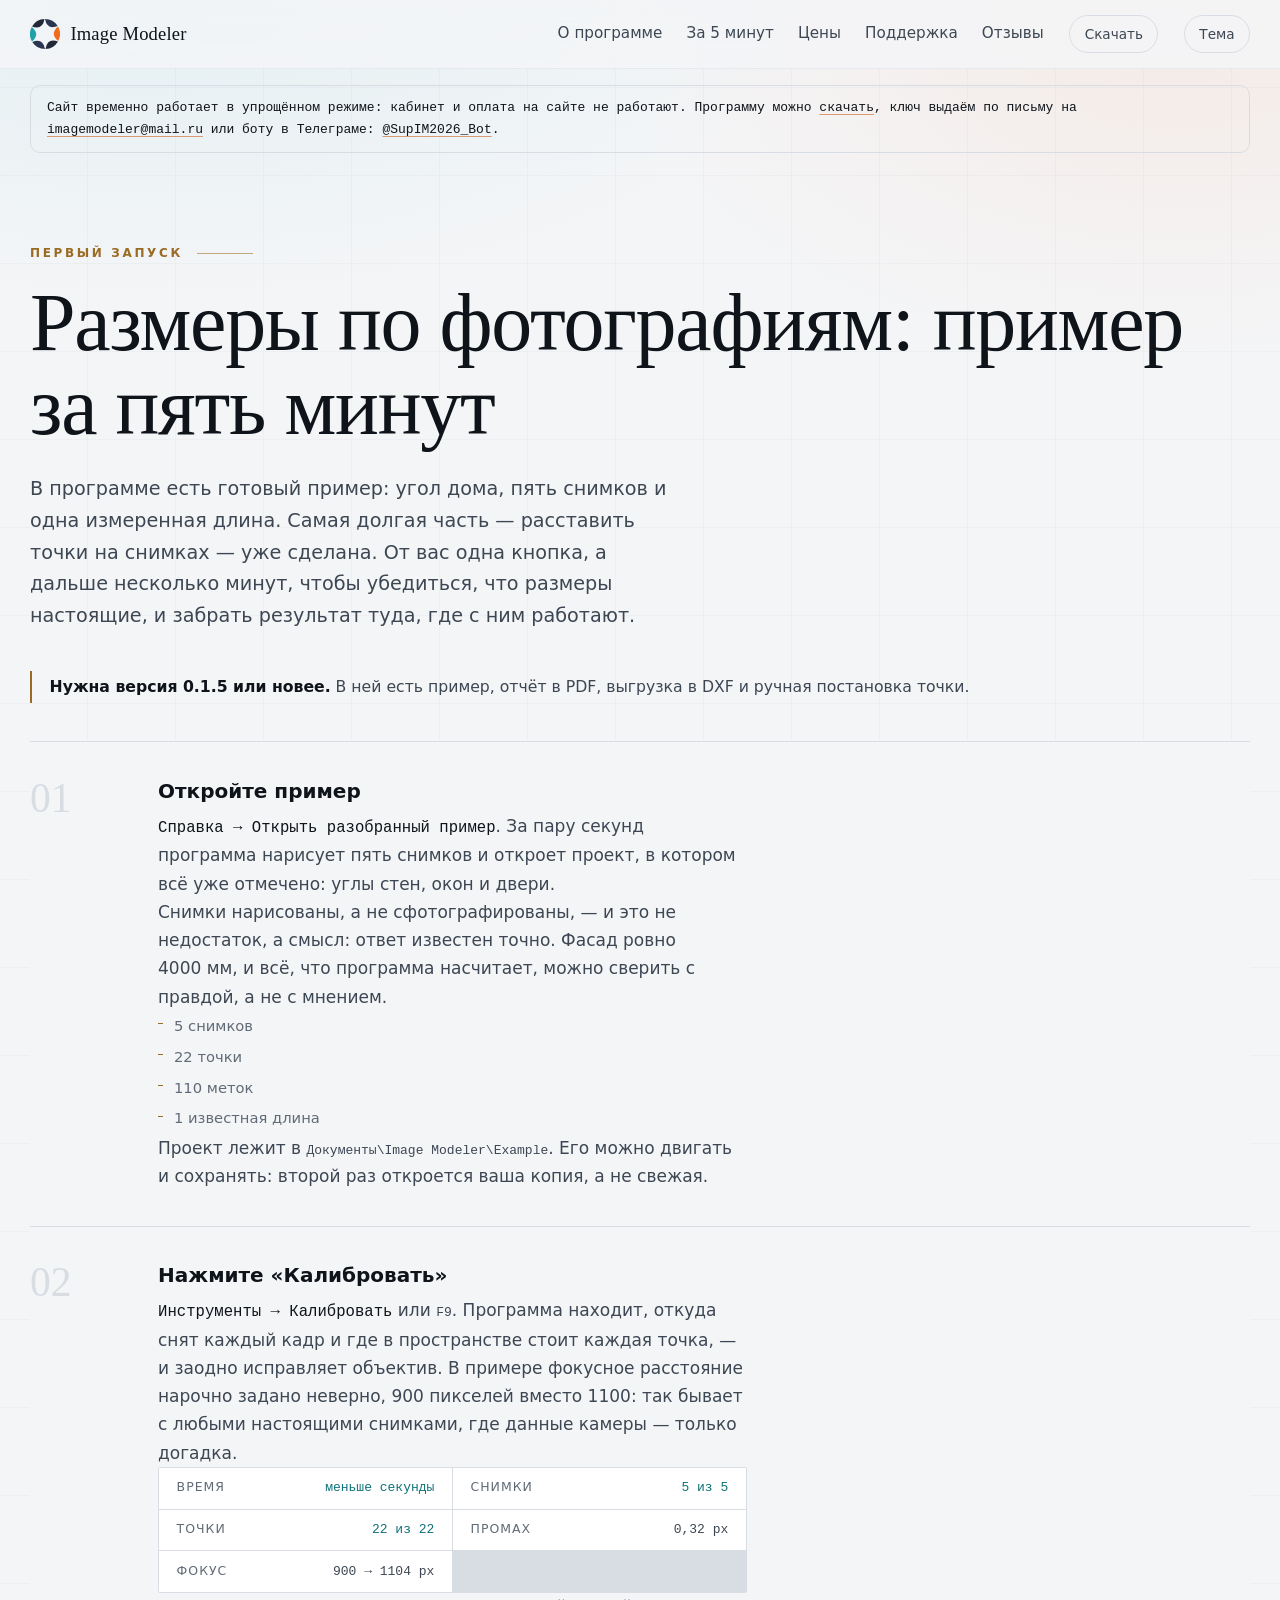
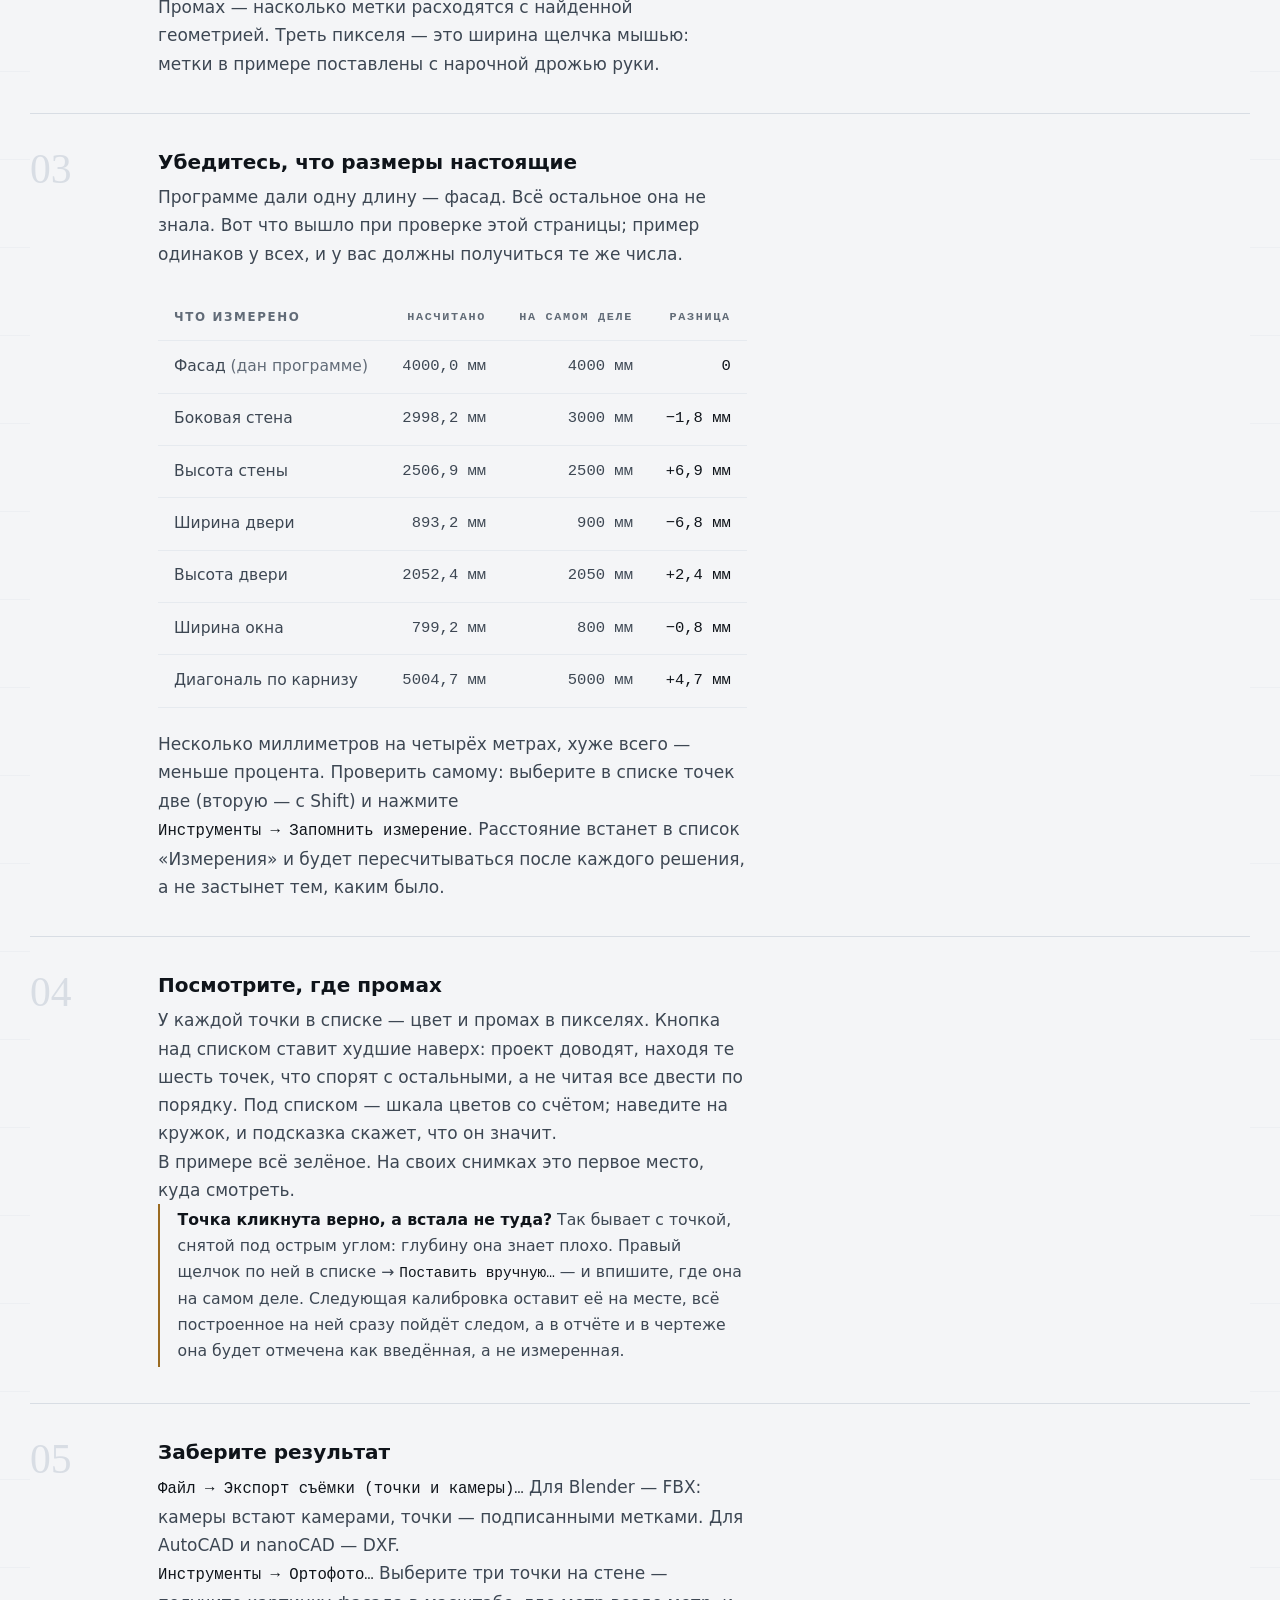
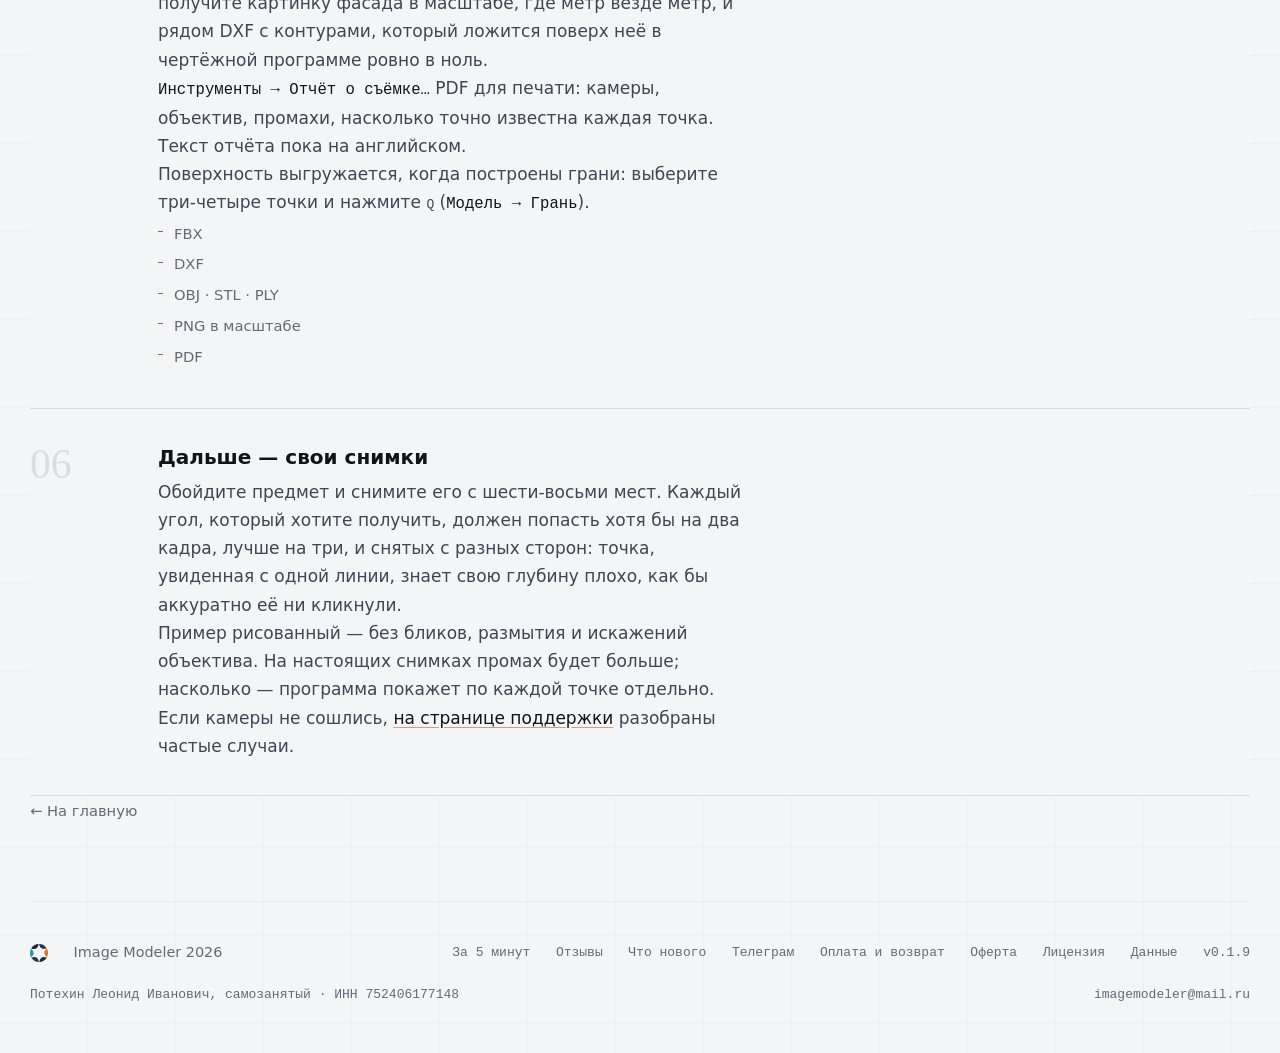
<file: start.html>
<!doctype html>
<html lang="ru">
<head>
<meta charset="utf-8">
<meta name="viewport" content="width=device-width, initial-scale=1">
<title>Размеры по фото: пример за пять минут — Image Modeler 2026</title>
<meta name="description" content="Готовый пример в программе: угол дома, пять снимков и одна измеренная длина. Показано, как проверить размеры и передать результат в AutoCAD, nanoCAD или Blender.">
<meta name="keywords" content="размеры по фото пример, как измерить по фотографии, обмер по фотографиям, фотограмметрия для начинающих, чертёж DXF по фотографиям, урок Image Modeler">
<meta property="og:title" content="Размеры по фото: пример за пять минут — Image Modeler 2026">
<meta property="og:description" content="Разобранный пример: пять снимков, одна кнопка, настоящие размеры.">
<meta property="og:type" content="website">
<!-- Три штуки, и все нужны. .ico браузер просит сам по адресу /favicon.ico,
     даже когда в разметке указан svg — без него во вкладке был глобус.
     svg остаётся: он чёткий на любом увеличении. png — для закладок на
     телефоне, там svg не берут. -->
<link rel="icon" href="/imagemodeler-static/favicon.ico" sizes="any">
<link rel="icon" href="/imagemodeler-static/favicon.svg" type="image/svg+xml">
<link rel="apple-touch-icon" href="/imagemodeler-static/icon.png">
<link rel="canonical" href="https://leonid007what.github.io/imagemodeler-static/start.html">
<meta property="og:url" content="https://leonid007what.github.io/imagemodeler-static/start.html">
<meta property="og:image" content="https://leonid007what.github.io/imagemodeler-static/assets/og-preview.jpg">
<meta property="og:image:width" content="1200">
<meta property="og:image:height" content="630">
<meta property="og:image:alt" content="Окно Image Modeler 2026: камеры и точки, найденные по фотографиям">
<meta name="twitter:card" content="summary_large_image">
<meta property="og:site_name" content="Image Modeler 2026">
<meta property="og:locale" content="ru_RU">
<link rel="stylesheet" href="site.css?v=2026-10-09">
<style>
  /* Только эта страница. Шаги идут сверху вниз, и путь через меню набран
     моноширинным: его ищут глазами в программе, а не читают. */
  .path { font-family: var(--font-data); font-size: .92em; color: var(--ink); white-space: nowrap; }
  .stage .compare { margin-top: .3rem; }
  .stage table.cmp td:nth-child(n+2), .stage table.cmp th:nth-child(n+2) {
    text-align: right; font-family: var(--font-data); font-variant-numeric: tabular-nums;
  }
  .stage .readout { border: 1px solid var(--line); border-radius: 2px; }
  .start-ver { margin: 1.6rem 0 2.4rem; }
  /* Шаги — заголовки второго уровня: над ними на странице только h1.
     Выглядят как прежние h3 из site.css (.stage h3). */
  .stage h2 {
    margin: 0 0 .5rem; font-size: 1.25rem; line-height: 1.3;
    font-family: var(--font-body); font-weight: 600; letter-spacing: 0;
  }
</style>
</head>

<body>

<svg width="0" height="0" style="position:absolute" aria-hidden="true">
  <defs>
    <path id="blade" d="M 100 0 A 100 100 0 0 1 184.8 47.01 Q 114.28 74.24 100 0 Z"/>
    <g id="aperture">
      <use href="#blade" fill="#2A3550"/>
      <use href="#blade" fill="#F26B1D" transform="rotate(60 100 100)"/>
      <use href="#blade" fill="#232838" transform="rotate(120 100 100)"/>
      <use href="#blade" fill="#2A3550" transform="rotate(180 100 100)"/>
      <use href="#blade" fill="#20A0A8" transform="rotate(240 100 100)"/>
      <use href="#blade" fill="#232838" transform="rotate(300 100 100)"/>
    </g>
  </defs>
</svg>

<header class="topbar">
  <div class="wrap topbar__inner">
    <a class="brand" href="/imagemodeler-static/">
      <svg class="brand__mark" viewBox="0 0 200 200" aria-hidden="true"><use href="#aperture"/></svg>
      <span class="brand__name">Image&nbsp;Modeler</span>
    </a>
    <nav class="topnav">
      <a href="/imagemodeler-static/">О программе</a>
      <a href="/imagemodeler-static/start.html">За 5 минут</a>
      <a href="/imagemodeler-static/pricing.html">Цены</a>
      <a href="/imagemodeler-static/support.html">Поддержка</a>
      <a href="/imagemodeler-static/reviews.html">Отзывы</a>
    </nav>
    <a class="topbar__me" href="/imagemodeler-static/account.html">Скачать</a>
    <button class="theme-btn" type="button" aria-label="Переключить тему">Тема</button>
  </div>
</header>

<div class="wrap" style="margin-top:1rem">
  <p class="data" style="padding:.7rem 1rem;border:1px solid var(--line, #3a4256);border-radius:10px">
    Сайт временно работает в упрощённом режиме: кабинет и оплата на сайте не работают.
    Программу можно <a href="/imagemodeler-static/account.html">скачать</a>, ключ выдаём по письму на
    <a href="mailto:imagemodeler@mail.ru">imagemodeler@mail.ru</a> или боту в Телеграме: <a href="https://t.me/SupIM2026_Bot">@SupIM2026_Bot</a>.
  </p>
</div>


<main class="page page--wide">
  <p class="eyebrow">Первый запуск</p>
  <h1 class="page__title">Размеры по фотографиям: пример за пять минут</h1>
  <p class="page__lede">
    В программе есть готовый пример: угол дома, пять снимков и одна измеренная
    длина. Самая долгая часть — расставить точки на снимках — уже сделана. От вас одна кнопка,
    а дальше несколько минут, чтобы убедиться, что размеры настоящие,
    и забрать результат туда, где с ним работают.
  </p>

  <p class="note start-ver">
    <b>Нужна версия 0.1.5 или новее.</b> В ней есть пример, отчёт в PDF,
    выгрузка в DXF и ручная постановка точки.
  </p>

  <div class="stages">

    <article class="stage">
      <div class="stage__no">01</div>
      <div class="stage__body">
        <h2>Откройте пример</h2>
        <p>
          <span class="path">Справка → Открыть разобранный пример</span>.
          За пару секунд программа нарисует пять снимков и откроет проект,
          в котором всё уже отмечено: углы стен, окон и двери.
        </p>
        <p>
          Снимки нарисованы, а не сфотографированы, — и это не недостаток,
          а смысл: ответ известен точно. Фасад ровно 4000&nbsp;мм, и всё, что
          программа насчитает, можно сверить с правдой, а не с мнением.
        </p>
        <ul class="stage__facts">
          <li>5 снимков</li>
          <li>22 точки</li>
          <li>110 меток</li>
          <li>1 известная длина</li>
        </ul>
        <p>
          Проект лежит в <span class="data">Документы\Image&nbsp;Modeler\Example</span>.
          Его можно двигать и сохранять: второй раз откроется ваша копия,
          а не свежая.
        </p>
      </div>
    </article>

    <article class="stage">
      <div class="stage__no">02</div>
      <div class="stage__body">
        <h2>Нажмите «Калибровать»</h2>
        <p>
          <span class="path">Инструменты → Калибровать</span> или <span class="data">F9</span>.
          Программа находит, откуда снят каждый кадр и где в пространстве стоит
          каждая точка, — и заодно исправляет объектив. В примере фокусное
          расстояние нарочно задано неверно, 900 пикселей вместо 1100: так
          бывает с любыми настоящими снимками, где данные камеры — только догадка.
        </p>
        <div class="readout">
          <div class="readout__row"><span class="readout__k">время</span><span class="readout__v is-solved">меньше секунды</span></div>
          <div class="readout__row"><span class="readout__k">снимки</span><span class="readout__v is-solved">5 из 5</span></div>
          <div class="readout__row"><span class="readout__k">точки</span><span class="readout__v is-solved">22 из 22</span></div>
          <div class="readout__row"><span class="readout__k">промах</span><span class="readout__v">0,32 px</span></div>
          <div class="readout__row"><span class="readout__k">фокус</span><span class="readout__v">900 → 1104 px</span></div>
        </div>
        <p>
          Промах — насколько метки расходятся с найденной геометрией. Треть
          пикселя — это ширина щелчка мышью: метки в примере поставлены
          с нарочной дрожью руки.
        </p>
      </div>
    </article>

    <article class="stage">
      <div class="stage__no">03</div>
      <div class="stage__body">
        <h2>Убедитесь, что размеры настоящие</h2>
        <p>
          Программе дали одну длину — фасад. Всё остальное она не знала.
          Вот что вышло при проверке этой страницы; пример одинаков у всех,
          и у вас должны получиться те же числа.
        </p>
        <div class="compare">
          <table class="cmp">
            <thead>
              <tr><th>Что измерено</th><th>Насчитано</th><th>На самом деле</th><th>Разница</th></tr>
            </thead>
            <tbody>
              <tr><td>Фасад <span style="color:var(--muted)">(дан программе)</span></td><td>4000,0 мм</td><td>4000 мм</td><td>0</td></tr>
              <tr><td>Боковая стена</td><td>2998,2 мм</td><td>3000 мм</td><td>−1,8 мм</td></tr>
              <tr><td>Высота стены</td><td>2506,9 мм</td><td>2500 мм</td><td>+6,9 мм</td></tr>
              <tr><td>Ширина двери</td><td>893,2 мм</td><td>900 мм</td><td>−6,8 мм</td></tr>
              <tr><td>Высота двери</td><td>2052,4 мм</td><td>2050 мм</td><td>+2,4 мм</td></tr>
              <tr><td>Ширина окна</td><td>799,2 мм</td><td>800 мм</td><td>−0,8 мм</td></tr>
              <tr><td>Диагональ по карнизу</td><td>5004,7 мм</td><td>5000 мм</td><td>+4,7 мм</td></tr>
            </tbody>
          </table>
        </div>
        <p>
          Несколько миллиметров на четырёх метрах, хуже всего — меньше процента.
          Проверить самому: выберите в списке точек две (вторую — с&nbsp;Shift)
          и нажмите <span class="path">Инструменты → Запомнить измерение</span>.
          Расстояние встанет в список «Измерения» и будет пересчитываться после
          каждого решения, а не застынет тем, каким было.
        </p>
      </div>
    </article>

    <article class="stage">
      <div class="stage__no">04</div>
      <div class="stage__body">
        <h2>Посмотрите, где промах</h2>
        <p>
          У каждой точки в списке — цвет и промах в пикселях. Кнопка над списком
          ставит худшие наверх: проект доводят, находя те шесть точек, что спорят
          с остальными, а не читая все двести по порядку. Под списком — шкала
          цветов со счётом; наведите на кружок, и подсказка скажет, что он значит.
        </p>
        <p>
          В примере всё зелёное. На своих снимках это первое место, куда смотреть.
        </p>
        <p class="note">
          <b>Точка кликнута верно, а встала не туда?</b> Так бывает с точкой,
          снятой под острым углом: глубину она знает плохо. Правый щелчок по ней
          в списке → <span class="path">Поставить вручную…</span> — и впишите,
          где она на самом деле. Следующая калибровка оставит её на месте, всё
          построенное на ней сразу пойдёт следом, а в отчёте и в чертеже она будет
          отмечена как введённая, а не измеренная.
        </p>
      </div>
    </article>

    <article class="stage">
      <div class="stage__no">05</div>
      <div class="stage__body">
        <h2>Заберите результат</h2>
        <p>
          <span class="path">Файл → Экспорт съёмки (точки и камеры)…</span>
          Для Blender — FBX: камеры встают камерами, точки — подписанными метками.
          Для AutoCAD и nanoCAD — DXF.
        </p>
        <p>
          <span class="path">Инструменты → Ортофото…</span>
          Выберите три точки на стене — получите картинку фасада в масштабе,
          где метр везде метр, и рядом DXF с контурами, который ложится поверх
          неё в чертёжной программе ровно в ноль.
        </p>
        <p>
          <span class="path">Инструменты → Отчёт о съёмке…</span>
          PDF для печати: камеры, объектив, промахи, насколько точно известна
          каждая точка. Текст отчёта пока на английском.
        </p>
        <p>
          Поверхность выгружается, когда построены грани: выберите три-четыре
          точки и нажмите <span class="data">Q</span>
          (<span class="path">Модель → Грань</span>).
        </p>
        <ul class="stage__facts">
          <li>FBX</li>
          <li>DXF</li>
          <li>OBJ · STL · PLY</li>
          <li>PNG в масштабе</li>
          <li>PDF</li>
        </ul>
      </div>
    </article>

    <article class="stage">
      <div class="stage__no">06</div>
      <div class="stage__body">
        <h2>Дальше — свои снимки</h2>
        <p>
          Обойдите предмет и снимите его с шести-восьми мест. Каждый угол, который
          хотите получить, должен попасть хотя бы на два кадра, лучше на три,
          и снятых с разных сторон: точка, увиденная с одной линии, знает свою
          глубину плохо, как бы аккуратно её ни кликнули.
        </p>
        <p>
          Пример рисованный — без бликов, размытия и искажений объектива.
          На настоящих снимках промах будет больше; насколько — программа покажет
          по каждой точке отдельно. Если камеры не сошлись,
          <a href="/imagemodeler-static/support.html">на странице поддержки</a> разобраны частые случаи.
        </p>
      </div>
    </article>

  </div>

  <a class="backlink" href="/imagemodeler-static/">← На главную</a>
</main>

<footer class="foot">
  <div class="wrap foot__row">
    <svg width="18" height="18" viewBox="0 0 200 200" aria-hidden="true"><use href="#aperture"/></svg>
    <span>Image Modeler 2026</span>
    <span class="foot__spacer"></span>
    <a class="data" href="/imagemodeler-static/start.html">За 5 минут</a>
    <a class="data" href="/imagemodeler-static/reviews.html">Отзывы</a>
    <a class="data" href="/imagemodeler-static/changelog.html">Что нового</a>
    <a class="data" href="https://t.me/imagemodeler2026">Телеграм</a>
    <a class="data" href="/imagemodeler-static/terms.html">Оплата и возврат</a>
    <a class="data" href="/imagemodeler-static/offer.html">Оферта</a>
    <a class="data" href="/imagemodeler-static/eula.html">Лицензия</a>
    <a class="data" href="/imagemodeler-static/privacy.html">Данные</a>
    <span class="data foot__ver">v0.1.9</span>
  </div>
  <div class="wrap foot__row">
    <span class="data">Потехин Леонид Иванович, самозанятый · ИНН 752406177148</span>
    <span class="foot__spacer"></span>
    <a class="data" href="mailto:imagemodeler@mail.ru">imagemodeler@mail.ru</a>
  </div>
</footer>

<script src="theme.js"></script>
</body>
</html>
</file>
<file: site.css>
/* ==========================================================================
   ОФОРМЛЕНИЕ САЙТА IMAGE MODELER 2026
   Переписано 23.09.2026. Смысл правки: прежняя верстка была плотной сеткой
   коробок с мелким текстом -- «сайт программы», а не витрина. Здесь взято
   другое: крупная засечная антиква в заголовках, много воздуха, настоящие
   снимки программы во всю ширину, тонкие линии вместо рамок.

   Что НЕЛЬЗЯ трогать, не тронув соседей:
   1. Имена переменных. Ими пользуются четыре страницы и index.js.
   2. Значение --ground в тёмной теме (#0E1013). theme.js отличает тёмную
      тему от светлой сравнением именно с этой строкой; другое значение --
      и кнопка «Тема» перестаёт переключать.
   3. Тёмная палитра лежит в голом :root, светлая -- в двух местах:
      системная настройка и явный выбор. Цвет, объявленный только внутри
      media, не применится в состоянии «системная тема».
   ========================================================================== */

:root {
  --ground:    #0E1013;
  --surface:   #14181E;
  --surface-2: #1B2029;
  --line:      #262C36;
  --line-soft: #1C212A;
  --ink:       #EDF1F6;
  --ink-2:     #AAB3BF;
  --muted:     #79828E;
  --mark:      #F4762A;   /* оранжевый логотипа: метки и главное действие */
  --mark-dim:  #7A3B14;
  --solved:    #35B8BE;   /* бирюзовый логотипа: всё вычисленное */
  --solved-dim:#17494C;
  --navy:      #22415F;
  --gold:      #E0A75E;   /* тонкие линейки и надзаголовки */

  --shadow: 0 1px 2px rgba(0,0,0,.45), 0 24px 60px rgba(0,0,0,.45);
  --shadow-soft: 0 12px 34px rgba(0,0,0,.28);

  --font-display: Georgia, "Times New Roman", "PT Serif", serif;
  --font-body: "Segoe UI Variable Text", "Segoe UI", system-ui, -apple-system, Roboto, sans-serif;
  --font-data: ui-monospace, "Cascadia Mono", "SF Mono", Consolas, "Liberation Mono", monospace;

  --fs-display: clamp(2.8rem, 6.4vw, 5.2rem);
  --fs-h2:      clamp(1.9rem, 3.6vw, 3rem);
  --fs-h3:      1.2rem;
  --fs-lede:    clamp(1.1rem, 1.5vw, 1.35rem);
  --fs-small:   .9rem;
  --fs-data:    .8125rem;

  --wrap: 1220px;
  --prose: 68ch;
  --radius: 4px;
  --radius-lg: 14px;
}

@media (prefers-color-scheme: light) {
  :root:not([data-theme="dark"]) {
    --ground:    #F4F5F7;
    --surface:   #FFFFFF;
    --surface-2: #ECEFF3;
    --line:      #D8DDE4;
    --line-soft: #E6EAEF;
    --ink:       #0F141A;
    --ink-2:     #3D4753;
    --muted:     #616B77;
    --mark:      #C9530A;
    --mark-dim:  #F2C6A6;
    --solved:    #0F7278;
    --solved-dim:#B4DEE0;
    --navy:      #1E3A5F;
    --gold:      #9A6B22;
    --shadow: 0 1px 2px rgba(16,21,26,.06), 0 20px 48px rgba(16,21,26,.10);
    --shadow-soft: 0 10px 26px rgba(16,21,26,.08);
  }
}

:root[data-theme="light"] {
  --ground:    #F4F5F7;
  --surface:   #FFFFFF;
  --surface-2: #ECEFF3;
  --line:      #D8DDE4;
  --line-soft: #E6EAEF;
  --ink:       #0F141A;
  --ink-2:     #3D4753;
  --muted:     #616B77;
  --mark:      #C9530A;
  --mark-dim:  #F2C6A6;
  --solved:    #0F7278;
  --solved-dim:#B4DEE0;
  --navy:      #1E3A5F;
  --gold:      #9A6B22;
  --shadow: 0 1px 2px rgba(16,21,26,.06), 0 20px 48px rgba(16,21,26,.10);
  --shadow-soft: 0 10px 26px rgba(16,21,26,.08);
}

/* ------------------------------------------------------------------ основа */

* { box-sizing: border-box; }

html {
  scroll-behavior: smooth;
  -webkit-text-size-adjust: 100%;
}

body {
  margin: 0;
  background: var(--ground);
  color: var(--ink);
  font-family: var(--font-body);
  font-size: 1.0625rem;
  line-height: 1.66;
  overflow-x: hidden;
  /* Сетка и мягкое пятно света: та же фактура, что в рекламном ролике и в
     самой программе. Ролик, окно и сайт должны читаться как одно дело. */
  background-image:
    radial-gradient(1200px 620px at 12% -8%, rgba(53,184,190,.10), transparent 60%),
    radial-gradient(900px 520px at 92% 4%, rgba(244,118,42,.08), transparent 62%),
    linear-gradient(transparent 0 calc(100% - 1px), var(--line-soft) 100%),
    linear-gradient(90deg, transparent 0 calc(100% - 1px), var(--line-soft) 100%);
  background-size: auto, auto, 88px 88px, 88px 88px;
  background-attachment: fixed, fixed, scroll, scroll;
}

img, canvas, video { max-width: 100%; }

a { color: var(--ink); text-decoration-color: color-mix(in srgb, var(--mark) 55%, transparent); text-underline-offset: 3px; }
a:hover { color: var(--mark); }

h1, h2, h3 { font-family: var(--font-display); font-weight: 400; letter-spacing: -.015em; }

h1 { font-size: var(--fs-display); line-height: 1.02; margin: 0 0 .4em; }
h2 { font-size: var(--fs-h2); line-height: 1.12; margin: 0 0 .5em; }
h3 { font-size: var(--fs-h3); line-height: 1.3; margin: 2.2em 0 .6em; font-family: var(--font-body); font-weight: 600; letter-spacing: 0; }

p { margin: 0 0 1.1em; }

.wrap { width: min(100% - 2.5rem, var(--wrap)); margin-inline: auto; }

.data { font-family: var(--font-data); font-size: var(--fs-data); font-variant-numeric: tabular-nums; }

/* Надзаголовок: разрядка, верхний регистр и короткая золотая черта после.
   Единственное украшение, которое повторяется на всём сайте. */
.eyebrow {
  display: flex; align-items: center; gap: .9rem;
  margin: 0 0 1.1rem;
  font-size: .75rem; font-weight: 600;
  letter-spacing: .22em; text-transform: uppercase;
  color: var(--gold);
}
.eyebrow::after { content: ""; flex: 0 0 56px; height: 1px; background: currentColor; opacity: .55; }

/* ------------------------------------------------------------------ шапка */

.topbar {
  position: sticky; top: 0; z-index: 50;
  background: color-mix(in srgb, var(--ground) 86%, transparent);
  backdrop-filter: blur(14px) saturate(140%);
  border-bottom: 1px solid var(--line-soft);
}
.topbar__inner { display: flex; align-items: center; gap: 1.6rem; min-height: 68px; }

.brand { display: flex; align-items: center; gap: .65rem; text-decoration: none; color: var(--ink); }
.brand__mark { width: 30px; height: 30px; flex: none; }
.brand__name { font-family: var(--font-display); font-size: 1.16rem; letter-spacing: .01em; }
.brand__ver { color: var(--muted); border: 1px solid var(--line); border-radius: 999px; padding: .1rem .5rem; }

.topnav { display: flex; gap: 1.5rem; margin-left: auto; white-space: nowrap; }

/* Кабинет -- не раздел страницы, а дверь для тех, кто уже купил, поэтому
   стоит отдельно от меню и выглядит иначе. */
.topbar__me {
  border: 1px solid var(--line); border-radius: 999px;
  padding: .4rem .9rem; font-size: .85rem;
  color: var(--ink-2); text-decoration: none; white-space: nowrap;
  transition: border-color .2s, color .2s;
}
.topbar__me:hover { border-color: var(--mark); color: var(--mark); }
@media (max-width: 860px) { .topbar__me { display: none; } }
.topnav a {
  position: relative; padding: .2rem 0;
  font-size: .95rem; color: var(--ink-2); text-decoration: none;
  transition: color .3s ease;
}
.topnav a::after {
  content: ""; position: absolute; left: 0; right: 100%; bottom: -2px; height: 1px;
  background: var(--mark); transition: right .4s cubic-bezier(.2, .7, .2, 1);
}
.topnav a:hover { color: var(--ink); }
.topnav a:hover::after { right: 0; }

.theme-btn {
  border: 1px solid var(--line); background: transparent; color: var(--ink-2);
  border-radius: 999px; padding: .4rem .9rem; font: inherit; font-size: .85rem;
  cursor: pointer; transition: border-color .2s, color .2s;
}
.theme-btn:hover { border-color: var(--mark); color: var(--mark); }

/* Шапка главной собирается на глазах: имя, пункты меню по одному, кнопки.
   Только на главной -- на внутренних страницах это мелькало бы при каждом
   переходе. Полсекунды и восемь пикселей: заметно, но ждать нечего. */
@keyframes topbar-in {
  from { opacity: 0; transform: translateY(-8px); }
  to   { opacity: 1; transform: none; }
}
.topbar--enter .brand,
.topbar--enter .topnav a,
.topbar--enter .topbar__me,
.topbar--enter .theme-btn { animation: topbar-in .55s cubic-bezier(.2, .7, .2, 1) both; }
.topbar--enter .topnav a:nth-child(1) { animation-delay: .06s; }
.topbar--enter .topnav a:nth-child(2) { animation-delay: .12s; }
.topbar--enter .topnav a:nth-child(3) { animation-delay: .18s; }
.topbar--enter .topnav a:nth-child(4) { animation-delay: .24s; }
.topbar--enter .topnav a:nth-child(5) { animation-delay: .30s; }
.topbar--enter .topnav a:nth-child(6) { animation-delay: .36s; }
.topbar--enter .topbar__me { animation-delay: .42s; }
.topbar--enter .theme-btn { animation-delay: .48s; }

/* На узком экране меню не прячется, а становится прокручиваемой строкой.
   Спрятать его было бы проще всего -- и телефон остался бы вовсе без
   навигации: гамбургера здесь нет и заводить его ради семи ссылок не стоит. */
@media (max-width: 980px) {
  .topbar__inner { flex-wrap: wrap; padding-block: .6rem; }
  .topnav {
    order: 3; width: 100%; margin-left: 0;
    flex-wrap: nowrap; overflow-x: auto; gap: 1.1rem;
    padding-bottom: .35rem; scrollbar-width: none;
  }
  .topnav::-webkit-scrollbar { display: none; }
  .topnav a { white-space: nowrap; font-size: .9rem; }
  .theme-btn { margin-left: auto; }
}

/* ------------------------------------------------------------------ герой */

.hero {
  position: relative;
  padding: clamp(4rem, 9vw, 8rem) 0 clamp(3rem, 6vw, 5rem);
  overflow: hidden;
}

/* Снимок программы во весь первый экран, притушенный до фона. Это не
   украшение: первое, что должен увидеть пришедший, -- как выглядит работа. */
.hero__shot {
  position: absolute; inset: 0;
  background: var(--ground) center/cover no-repeat;
  opacity: .5;
  -webkit-mask-image: linear-gradient(180deg, rgba(0,0,0,.95) 0%, rgba(0,0,0,.55) 45%, transparent 92%);
          mask-image: linear-gradient(180deg, rgba(0,0,0,.95) 0%, rgba(0,0,0,.55) 45%, transparent 92%);
}
.hero__shot::after {
  content: ""; position: absolute; inset: 0;
  background: linear-gradient(90deg, var(--ground) 8%, color-mix(in srgb, var(--ground) 55%, transparent) 55%, transparent 100%);
}
:root[data-theme="light"] .hero__shot,
:root:not([data-theme="dark"]) .hero__shot { opacity: .3; }

.hero__film {
  position: absolute; inset: 0; width: 100%; height: 100%;
  object-fit: cover; opacity: .9;
}

.hero__grid {
  position: relative;
  display: grid; grid-template-columns: minmax(0, 1.05fr) minmax(0, .95fr);
  gap: clamp(2rem, 5vw, 4.5rem); align-items: center;
}
@media (max-width: 1020px) { .hero__grid { grid-template-columns: 1fr; } }

/* Первый экран -- одна колонка. Демонстрация уехала в свой раздел ниже:
   в герое она делала из витрины приборную панель, а первое, что человек
   должен прочитать, -- одну фразу о том, что это вообще такое. */
.hero__inner { position: relative; max-width: 58ch; padding-block: clamp(1rem, 4vw, 3rem); }

.hero h1 { max-width: 14ch; }
.hero h1 .yr {
  font-style: italic;
  color: var(--gold);
}
/* Вторая строка заголовка: что программа делает, словами, которыми это ищут.
   Стоит внутри h1, чтобы поисковик читал её вместе с названием, а набрана
   обычным шрифтом и мельче, чтобы название осталось главным. */
.hero h1 .hero__what {
  display: block; margin-top: .9rem;
  font-family: var(--font-body); font-weight: 600; letter-spacing: 0;
  font-size: clamp(1.2rem, 2.1vw, 1.7rem); line-height: 1.3;
  color: var(--ink);
}

.hero__lede {
  font-size: var(--fs-lede); line-height: 1.55; color: var(--ink-2);
  max-width: 48ch; margin-bottom: 2rem;
}
.hero__lede b { color: var(--ink); font-weight: 600; }

.hero__actions { display: flex; flex-wrap: wrap; align-items: center; gap: 1.6rem; margin-bottom: 2.2rem; }

/* Ссылка, а не вторая кнопка. Две кнопки одной формы рядом -- это выбор,
   которого никто не просил: глаз перестаёт понимать, что тут главное. */
.playlink {
  display: inline-flex; align-items: center; gap: .5rem;
  color: var(--ink-2); text-decoration: none; font-size: var(--fs-small);
  border-bottom: 1px solid transparent; padding-bottom: .15rem;
  transition: color .2s, border-color .2s;
}
.playlink span { color: var(--mark); font-size: 1.1em; }
.playlink:hover { color: var(--ink); border-color: var(--line); }

.hero__meta {
  display: flex; flex-wrap: wrap; gap: 1.6rem;
  padding-top: 1.4rem; border-top: 1px solid var(--line-soft);
  font-size: var(--fs-small); color: var(--muted); margin: 0;
}
.hero__meta span { position: relative; }

/* --------------------------------------------------------- полоса с числами
   Три числа сразу под героем. Они не украшение: это весь проект, на котором
   снят ролик, в трёх цифрах -- сколько снимков, сколько работы руками и
   какая вышла ошибка. Набегают при прокрутке (motion.js). */

.band {
  border-block: 1px solid var(--line-soft);
  background: color-mix(in srgb, var(--surface) 55%, transparent);
  padding: clamp(1.8rem, 3.5vw, 3rem) 0;
}
.band__grid { display: grid; grid-template-columns: repeat(3, 1fr); gap: 1px; }
@media (max-width: 760px) { .band__grid { grid-template-columns: 1fr; gap: 1.6rem; } }
.band__cell { padding: 0 1.6rem; border-left: 1px solid var(--line-soft); }
.band__cell:first-child { border-left: 0; padding-left: 0; }
@media (max-width: 760px) { .band__cell { border-left: 0; padding: 0; } }
.band__num {
  display: block; font-family: var(--font-display); font-size: clamp(2.4rem, 4.6vw, 3.6rem);
  line-height: 1; color: var(--ink); font-variant-numeric: tabular-nums;
}
.band__num i { font-style: normal; font-size: .42em; color: var(--muted); }
.band__label { display: block; margin-top: .6rem; color: var(--muted); font-size: .95rem; }

/* ------------------------------------------------------- сравнение снимков */

.swipe {
  position: relative; overflow: hidden; touch-action: none; cursor: ew-resize;
  border: 1px solid var(--line); border-radius: var(--radius-lg);
  box-shadow: var(--shadow); margin-bottom: 1rem; user-select: none;
}
.swipe img { display: block; width: 100%; height: auto; pointer-events: none; }
.swipe__top { position: absolute; inset: 0; clip-path: inset(0 48% 0 0); }
.swipe__handle {
  position: absolute; top: 0; bottom: 0; left: 52%; width: 2px;
  background: var(--gold); box-shadow: 0 0 18px color-mix(in srgb, var(--gold) 60%, transparent);
}
.swipe__handle::after {
  content: ""; position: absolute; top: 50%; left: 50%;
  width: 40px; height: 40px; margin: -20px 0 0 -20px; border-radius: 50%;
  background: var(--gold); box-shadow: 0 6px 20px rgba(0,0,0,.45);
}
.swipe__tag {
  position: absolute; bottom: .9rem; font-size: .78rem; letter-spacing: .12em;
  text-transform: uppercase; color: #E9EDF2; background: rgba(8,10,14,.72);
  padding: .3rem .7rem; border-radius: 999px; backdrop-filter: blur(4px);
}
.swipe__tag--l { left: 1rem; }
.swipe__tag--r { right: 1rem; }
.swipe__range {
  position: absolute; left: 4%; right: 4%; bottom: -2.6rem; width: 92%;
  accent-color: var(--gold);
}
.swipe__note { color: var(--muted); font-size: .92rem; margin: 2.6rem 0 2.2rem; }

/* ----------------------------------------------------------- призыв внизу */

.cta {
  border-top: 1px solid var(--line-soft);
  background:
    radial-gradient(900px 420px at 18% 0%, color-mix(in srgb, var(--mark) 12%, transparent), transparent 70%),
    color-mix(in srgb, var(--surface) 60%, transparent);
  padding: clamp(3rem, 6vw, 5rem) 0;
}
.cta__inner {
  display: grid; grid-template-columns: minmax(0, 1.25fr) minmax(0, .75fr);
  gap: clamp(1.6rem, 4vw, 3.5rem); align-items: center;
}
@media (max-width: 860px) { .cta__inner { grid-template-columns: 1fr; } }
.cta__title { margin: 0 0 .4em; max-width: 18ch; }
.cta__lede { color: var(--ink-2); margin: 0; }
.cta__actions { display: grid; gap: .8rem; }

/* ------------------------------------------------------------------ кнопки */

.btn {
  display: inline-flex; align-items: center; justify-content: center; gap: .6rem;
  padding: .9rem 1.6rem; border-radius: var(--radius);
  font: inherit; font-size: .98rem; font-weight: 600; letter-spacing: .01em;
  text-decoration: none; cursor: pointer; border: 1px solid transparent;
  transition: transform .18s ease, box-shadow .22s ease, background-color .2s, border-color .2s, color .2s;
}
.btn--primary {
  background: var(--mark); color: #14100C; border-color: var(--mark);
  box-shadow: 0 10px 30px color-mix(in srgb, var(--mark) 28%, transparent);
}
/* a:hover красит текст ссылки в оранжевый -- на оранжевой кнопке-ссылке он пропадал. */
.btn--primary:hover, a.btn--primary:hover { color: #14100C; }
.btn--primary:hover { transform: translateY(-2px); box-shadow: 0 16px 38px color-mix(in srgb, var(--mark) 36%, transparent); }
.btn--ghost { background: transparent; color: var(--ink); border-color: var(--line); }
.btn--ghost:hover { border-color: var(--gold); color: var(--gold); transform: translateY(-2px); }
.btn--wide { width: 100%; }
.btn[disabled] { opacity: .45; pointer-events: none; }

/* ------------------------------------------------------------------ разделы */

.section { padding: clamp(3.6rem, 7vw, 6.5rem) 0; border-top: 1px solid var(--line-soft); }
.section__head { max-width: 62ch; margin-bottom: clamp(2rem, 4vw, 3.2rem); }
.section h2 { max-width: 20ch; }
.section__intro { color: var(--ink-2); }

.prose { max-width: var(--prose); }
.prose p { color: var(--ink-2); }
.prose b { color: var(--ink); }

.note {
  border-left: 2px solid var(--gold); padding: .2rem 0 .2rem 1.1rem;
  color: var(--ink-2); font-size: .98rem; margin: 1.6rem 0;
}
.note b { color: var(--ink); }

/* ---------------------------------------------------------- снимки и демо */

.demo {
  background: color-mix(in srgb, var(--surface) 88%, transparent);
  border: 1px solid var(--line); border-radius: var(--radius-lg);
  box-shadow: var(--shadow); overflow: hidden;
  backdrop-filter: blur(6px);
}
.demo__head {
  display: flex; align-items: center; justify-content: space-between; gap: 1rem;
  padding: .85rem 1.1rem; border-bottom: 1px solid var(--line);
  background: color-mix(in srgb, var(--surface-2) 70%, transparent);
}
.demo__title { font-size: .92rem; font-weight: 600; letter-spacing: .02em; }
.demo__reset {
  border: 1px solid var(--line); background: transparent; color: var(--ink-2);
  border-radius: 999px; padding: .3rem .8rem; font: inherit; font-size: .82rem; cursor: pointer;
}
.demo__reset:hover { border-color: var(--mark); color: var(--mark); }
.demo__hint { margin: 0; padding: .8rem 1.1rem 1rem; font-size: .92rem; color: var(--muted); }
.demo .readout { grid-template-columns: repeat(auto-fit, minmax(180px, 1fr)); padding: .7rem .9rem; }
.demo .view { padding: .6rem; }
.demo__hint b { color: var(--ink-2); }
.demo__hint .k {
  font-family: var(--font-data); font-size: .78rem; border: 1px solid var(--line);
  border-radius: 4px; padding: .05rem .35rem; color: var(--ink-2);
}

.views { display: grid; grid-template-columns: 1fr 1fr; gap: 1px; background: var(--line); }
@media (max-width: 620px) { .views { grid-template-columns: 1fr; } }
.view { position: relative; background: var(--surface); padding: .8rem; }
.view__label {
  position: absolute; top: 1.1rem; left: 1.1rem; z-index: 2;
  font-size: .7rem; letter-spacing: .16em; text-transform: uppercase; color: var(--muted);
}
.view canvas { display: block; width: 100%; height: auto; border-radius: var(--radius); }
.view canvas:focus-visible { outline: 2px solid var(--solved); outline-offset: 2px; }

.readout {
  display: grid; grid-template-columns: 1fr 1fr; gap: 1px;
  background: var(--line); border-top: 1px solid var(--line);
}
@media (max-width: 620px) { .readout { grid-template-columns: 1fr; } }
.readout__row {
  display: flex; align-items: baseline; justify-content: space-between; gap: .8rem;
  background: var(--surface); padding: .6rem 1.1rem;
}
.readout__k { font-size: .78rem; letter-spacing: .08em; text-transform: uppercase; color: var(--muted); }
.readout__v { font-family: var(--font-data); font-size: var(--fs-data); color: var(--ink-2); }
.readout__v.is-mark { color: var(--mark); }
.readout__v.is-solved { color: var(--solved); }

/* Полоса настоящих снимков программы. */
.shots { display: grid; grid-template-columns: repeat(auto-fit, minmax(280px, 1fr)); gap: 1.2rem; }
.shot {
  position: relative; overflow: hidden; border: 1px solid var(--line);
  border-radius: var(--radius-lg); background: var(--surface);
  box-shadow: var(--shadow-soft);
}
.shot img {
  display: block; width: 100%; height: 100%; object-fit: cover; aspect-ratio: 16 / 10;
  transition: transform .6s cubic-bezier(.2, .7, .2, 1);
}
.shot:hover img { transform: scale(1.035); }
.shot { transition: border-color .3s, box-shadow .3s, transform .3s; }
.shot:hover { border-color: color-mix(in srgb, var(--gold) 45%, var(--line)); transform: translateY(-3px); }
.shot figcaption {
  position: absolute; left: 0; right: 0; bottom: 0;
  padding: 2.4rem .95rem .85rem;
  font-size: .88rem; color: #E9EDF2;
  background: linear-gradient(transparent, rgba(6,8,11,.92));
}
.shot--wide { grid-column: 1 / -1; }
.shot--wide img { aspect-ratio: 16 / 7; }

/* Ролик на странице. */
.filmbox {
  border: 1px solid var(--line); border-radius: var(--radius-lg);
  overflow: hidden; background: #05070A; box-shadow: var(--shadow);
}
.filmbox { position: relative; }
.filmbox video { display: block; width: 100%; height: auto; }

/* Кнопка поверх заставки: диск с треугольником и подпись рядом. Заставка
   притушена, иначе светлые места снимка спорят с белым текстом. */
.filmbox__play {
  position: absolute; inset: 0; width: 100%;
  display: flex; align-items: center; justify-content: center; gap: 1rem;
  border: 0; cursor: pointer; font: inherit; color: var(--ink);
  background: linear-gradient(180deg, rgba(5,7,10,.25), rgba(5,7,10,.72));
  transition: background .25s ease;
}
.filmbox__play:hover { background: linear-gradient(180deg, rgba(5,7,10,.18), rgba(5,7,10,.62)); }
.filmbox__disc {
  display: grid; place-items: center;
  width: 68px; height: 68px; border-radius: 50%;
  background: var(--mark); color: #14100C; font-size: 1.5rem;
  padding-left: .18em;
  box-shadow: 0 10px 30px rgba(0,0,0,.45);
  transition: transform .25s ease;
}
.filmbox__play:hover .filmbox__disc { transform: scale(1.06); }
.filmbox__word { font-family: var(--font-display); font-size: 1.25rem; text-align: left; }
.filmbox__word i {
  display: block; font-family: var(--font-body); font-style: normal;
  font-size: var(--fs-small); color: var(--ink-2); margin-top: .25rem;
}
@media (max-width: 560px) {
  .filmbox__disc { width: 54px; height: 54px; font-size: 1.2rem; }
  .filmbox__word { font-size: 1.05rem; }
}

/* ------------------------------------------------------------------ карточки */

.card {
  background: color-mix(in srgb, var(--surface) 90%, transparent);
  border: 1px solid var(--line); border-radius: var(--radius-lg);
  padding: 1.6rem 1.7rem; box-shadow: var(--shadow-soft);
}
.card + .card { margin-top: 1.2rem; }
.card__head { display: flex; align-items: baseline; justify-content: space-between; gap: 1rem; margin-bottom: .8rem; }
.card__title { font-weight: 600; font-size: 1.05rem; }

.grid-feat { display: grid; grid-template-columns: repeat(auto-fit, minmax(260px, 1fr)); gap: 1px; background: var(--line); border: 1px solid var(--line); border-radius: var(--radius-lg); overflow: hidden; }
.feat { background: var(--ground); padding: 1.7rem 1.6rem; transition: background-color .2s; }
.feat:hover { background: var(--surface); }
.feat__k { font-family: var(--font-data); font-size: .75rem; color: var(--gold); letter-spacing: .1em; }
.feat h3 { margin: .7rem 0 .5rem; font-size: 1.05rem; }
.feat p { margin: 0; color: var(--ink-2); font-size: .97rem; }

/* ------------------------------------------------------------- конвейер */

.stages { display: grid; gap: 1px; background: var(--line); border-top: 1px solid var(--line); border-bottom: 1px solid var(--line); }
.stage { display: grid; grid-template-columns: 6rem minmax(0, 1fr) minmax(0, .8fr); gap: 2rem; background: var(--ground); padding: 2.2rem 0; }
@media (max-width: 860px) { .stage { grid-template-columns: 1fr; gap: .8rem; } }
.stage:first-child { padding-top: 2.2rem; }
.stage__no { font-family: var(--font-display); font-size: 2.6rem; line-height: 1; color: var(--line); }
.stage h3 { margin: 0 0 .5rem; font-size: 1.25rem; }
.stage p { margin: 0; color: var(--ink-2); }
.stage__body { min-width: 0; }
.stage__facts { list-style: none; margin: 0; padding: 0; color: var(--muted); font-size: .92rem; }
.stage__facts li { padding: .2rem 0 .2rem 1rem; position: relative; }
.stage__facts li::before { content: ""; position: absolute; left: 0; top: .85em; width: 5px; height: 1px; background: var(--gold); }

.steps { list-style: none; margin: 0; padding: 0; counter-reset: step; }
.steps li { counter-increment: step; position: relative; padding: .55rem 0 .55rem 2.6rem; color: var(--ink-2); }
.steps li b { color: var(--ink); }
.steps li::before {
  content: counter(step); position: absolute; left: 0; top: .5rem;
  width: 1.7rem; height: 1.7rem; border: 1px solid var(--line); border-radius: 50%;
  display: grid; place-items: center; font-family: var(--font-data); font-size: .75rem; color: var(--gold);
}

.included { list-style: none; margin: 0; padding: 0; }
.included li { position: relative; padding: .35rem 0 .35rem 1.6rem; color: var(--ink-2); }
.included li b { color: var(--ink); }
.included li::before {
  content: "✓"; position: absolute; left: 0; top: .35rem; color: var(--solved); font-size: .9rem;
}

/* ------------------------------------------------------------------ таблицы */

table.cmp, table.spec { width: 100%; border-collapse: collapse; margin: 1.4rem 0; font-size: .97rem; }
table.cmp th, table.cmp td, table.spec th, table.spec td {
  text-align: left; padding: .8rem 1rem; border-bottom: 1px solid var(--line-soft); vertical-align: top;
}
table.cmp thead th { font-size: .74rem; letter-spacing: .14em; text-transform: uppercase; color: var(--muted); font-weight: 600; }
table.cmp tbody th { font-weight: 600; color: var(--ink); }
table.cmp td { color: var(--ink-2); }
table.cmp td:last-child { color: var(--ink); }
table.cmp .own { background: color-mix(in srgb, var(--mark) 8%, transparent); }
table.spec th { color: var(--muted); font-weight: 600; width: 34%; }
table.spec td { color: var(--ink-2); }
table.spec td b { color: var(--ink); }

.specs { display: grid; grid-template-columns: repeat(auto-fit, minmax(300px, 1fr)); gap: 0 2.4rem; }
.compare { overflow-x: auto; }

/* ------------------------------------------------------------------ вопросы */

.faq { border-top: 1px solid var(--line-soft); }
.faq__q {
  width: 100%; margin: 0; padding: 1.15rem 0; cursor: pointer;
  font-family: var(--font-body); font-size: 1.02rem; font-weight: 600; color: var(--ink);
  list-style: none; display: flex; justify-content: space-between; gap: 1rem; align-items: baseline;
}
.faq__q::-webkit-details-marker { display: none; }
.faq__q::after { content: "+"; color: var(--gold); font-size: 1.3rem; line-height: 1; }
details[open] .faq__q::after { content: "−"; }
.faq__a { padding: 0 0 1.3rem; color: var(--ink-2); max-width: var(--prose); }

/* ------------------------------------------------------------------ цены */

.plans { display: grid; grid-template-columns: repeat(auto-fit, minmax(280px, 1fr)); gap: 1.4rem; align-items: start; }
.plan {
  position: relative; background: var(--surface); border: 1px solid var(--line);
  border-radius: var(--radius-lg); padding: 1.9rem 1.8rem; box-shadow: var(--shadow-soft);
}
.plan--now { border-color: color-mix(in srgb, var(--mark) 55%, var(--line)); box-shadow: var(--shadow); }
.plan--later { opacity: .82; }
.plan__tag {
  display: inline-block; font-size: .7rem; letter-spacing: .16em; text-transform: uppercase;
  color: var(--muted); border: 1px solid var(--line); border-radius: 999px; padding: .15rem .7rem; margin-bottom: 1rem;
}
.plan--now .plan__tag { color: var(--mark); border-color: color-mix(in srgb, var(--mark) 45%, transparent); }
.plan__name { font-family: var(--font-display); font-size: 1.5rem; margin: 0 0 .3rem; }
.plan__note { color: var(--muted); font-size: .92rem; margin-bottom: 1.2rem; }
.plan__price, .price { display: flex; align-items: baseline; gap: .35rem; margin-bottom: 1.4rem; }
.plan__num, .price__num { font-family: var(--font-display); font-size: 3rem; line-height: 1; }
.plan__cur, .price__cur { font-size: 1.3rem; color: var(--ink-2); }
.plan__per, .price__per { color: var(--muted); font-size: .92rem; }
.price__was { color: var(--muted); text-decoration: line-through; margin-left: .5rem; }
.plan__foot { margin-top: 1.5rem; }

/* ------------------------------------------------------------------ формы */

.form { display: grid; gap: 1.1rem; max-width: 34rem; }
.field { display: grid; gap: .4rem; }
.field__label { font-size: .78rem; letter-spacing: .12em; text-transform: uppercase; color: var(--muted); }
.field input, .field input[type="email"], .gate__form input {
  width: 100%; padding: .85rem 1rem; font: inherit;
  background: var(--surface); color: var(--ink);
  border: 1px solid var(--line); border-radius: var(--radius);
  transition: border-color .2s, box-shadow .2s;
}
.field input::placeholder { color: var(--muted); }
.field input:focus, .gate__form input:focus {
  outline: none; border-color: var(--mark);
  box-shadow: 0 0 0 3px color-mix(in srgb, var(--mark) 18%, transparent);
}
.field.is-bad input { border-color: #E0524B; }
.field__hint { font-size: .85rem; color: var(--muted); }

.check { display: flex; gap: .6rem; align-items: flex-start; font-size: .92rem; color: var(--ink-2); }
.check input { margin-top: .35rem; accent-color: var(--mark); }
.check a { color: var(--ink); }

.msg { border-radius: var(--radius); padding: .9rem 1.1rem; font-size: .95rem; border: 1px solid var(--line); }
.msg--ok { border-color: color-mix(in srgb, var(--solved) 45%, transparent); color: var(--solved); background: color-mix(in srgb, var(--solved) 10%, transparent); }
.msg--bad { border-color: #E0524B; color: #E0524B; background: rgba(224,82,75,.08); }
.msg[hidden] { display: none; }

/* ------------------------------------------------------------------ выдача */

.download, .keybox, .dl, .eula, .gate {
  border: 1px solid var(--line); border-radius: var(--radius-lg);
  background: var(--surface); padding: 1.8rem;
}
.download h2 { margin-top: 0; }
.download p { color: var(--ink-2); }
.dl__meta { color: var(--muted); font-size: var(--fs-small); }
.keybox__val {
  font-family: var(--font-data); font-size: 1rem; color: var(--solved);
  word-break: break-all; display: block; margin: .6rem 0;
}
.copy {
  border: 1px solid var(--line); background: transparent; color: var(--ink-2);
  border-radius: 999px; padding: .3rem .8rem; font: inherit; font-size: .82rem; cursor: pointer;
}
.copy:hover { border-color: var(--solved); color: var(--solved); }
.countdown { font-family: var(--font-data); color: var(--ink-2); }
.countdown.is-low { color: var(--mark); }
.countdown.is-dead { color: var(--muted); text-decoration: line-through; }

.eula { max-height: 22rem; overflow: auto; font-size: .93rem; color: var(--ink-2); }

/* ------------------------------------------------------------------ калитка */

.gate { max-width: 32rem; margin: 12vh auto; text-align: center; }
.gate__inner { display: grid; gap: 1rem; justify-items: center; }
.gate__mark { width: 56px; height: 56px; }
.gate__title { font-family: var(--font-display); font-size: 1.8rem; margin: 0; }
.gate__text { color: var(--ink-2); margin: 0; }
.gate__form { display: grid; gap: .8rem; width: 100%; }
.gate__foot { color: var(--muted); font-size: var(--fs-small); }

/* ------------------------------------------------------------ внутренние страницы */

/* Внутренние страницы сами себе обёртка: у них <main class="page"> и сразу
   заголовок, без .wrap внутри. Без этой ширины заголовок уезжал в левый
   край экрана, а меню над ним стояло по сетке -- выглядело как поломка. */
.page {
  width: min(100% - 2.5rem, var(--wrap));
  margin-inline: auto;
  padding: clamp(3rem, 6vw, 5rem) 0;
}
.page--wide { --prose: 80ch; }
.page__title { margin-bottom: .3em; }
.page__lede { font-size: var(--fs-lede); color: var(--ink-2); max-width: 54ch; margin-bottom: 2.4rem; }
.display { font-family: var(--font-display); }

.backlink { display: inline-flex; align-items: center; gap: .5rem; color: var(--muted); text-decoration: none; font-size: .92rem; }
.backlink:hover { color: var(--mark); }

/* ------------------------------------------------------------------ подвал */

/* Подвал -- своя обёртка, как .page: без ширины и отступов он стоял
   вплотную к краям экрана, а всё над ним -- по сетке. */
.foot {
  width: min(100% - 2.5rem, var(--wrap)); margin-inline: auto;
  border-top: 1px solid var(--line-soft); padding: 2.4rem 0 3rem;
  color: var(--muted); font-size: var(--fs-small);
  display: flex; flex-wrap: wrap; gap: 1.2rem; align-items: center;
}
.foot a { color: var(--ink-2); text-decoration: none; }
.foot a:hover { color: var(--mark); }
.foot__spacer { flex: 1 1 auto; }

/* ------------------------------------------------------- появление при прокрутке */

.reveal { opacity: 0; transform: translateY(18px); transition: opacity .7s ease, transform .7s ease; }
.reveal.is-in { opacity: 1; transform: none; }

@media (prefers-reduced-motion: reduce) {
  html { scroll-behavior: auto; }
  .reveal { opacity: 1; transform: none; transition: none; }
  .btn, .topnav a, .topnav a::after { transition: none; }
  .topbar--enter .brand, .topbar--enter .topnav a,
  .topbar--enter .topbar__me, .topbar--enter .theme-btn { animation: none; }
}

/* Подвал одинаков на всех страницах: имя, редкие разделы, номер версии.
   Номер живёт только здесь -- в шапке он устаревал отдельно от подвала, и
   страницы расходились на один выпуск. */
.foot__row { display: flex; flex-wrap: wrap; gap: .6rem 1.6rem; align-items: center; width: 100%; }
.foot__row a.data { color: var(--muted); text-decoration: none; }
.foot__row a.data:hover { color: var(--mark); }
.foot__ver { color: var(--muted); }
</file>
